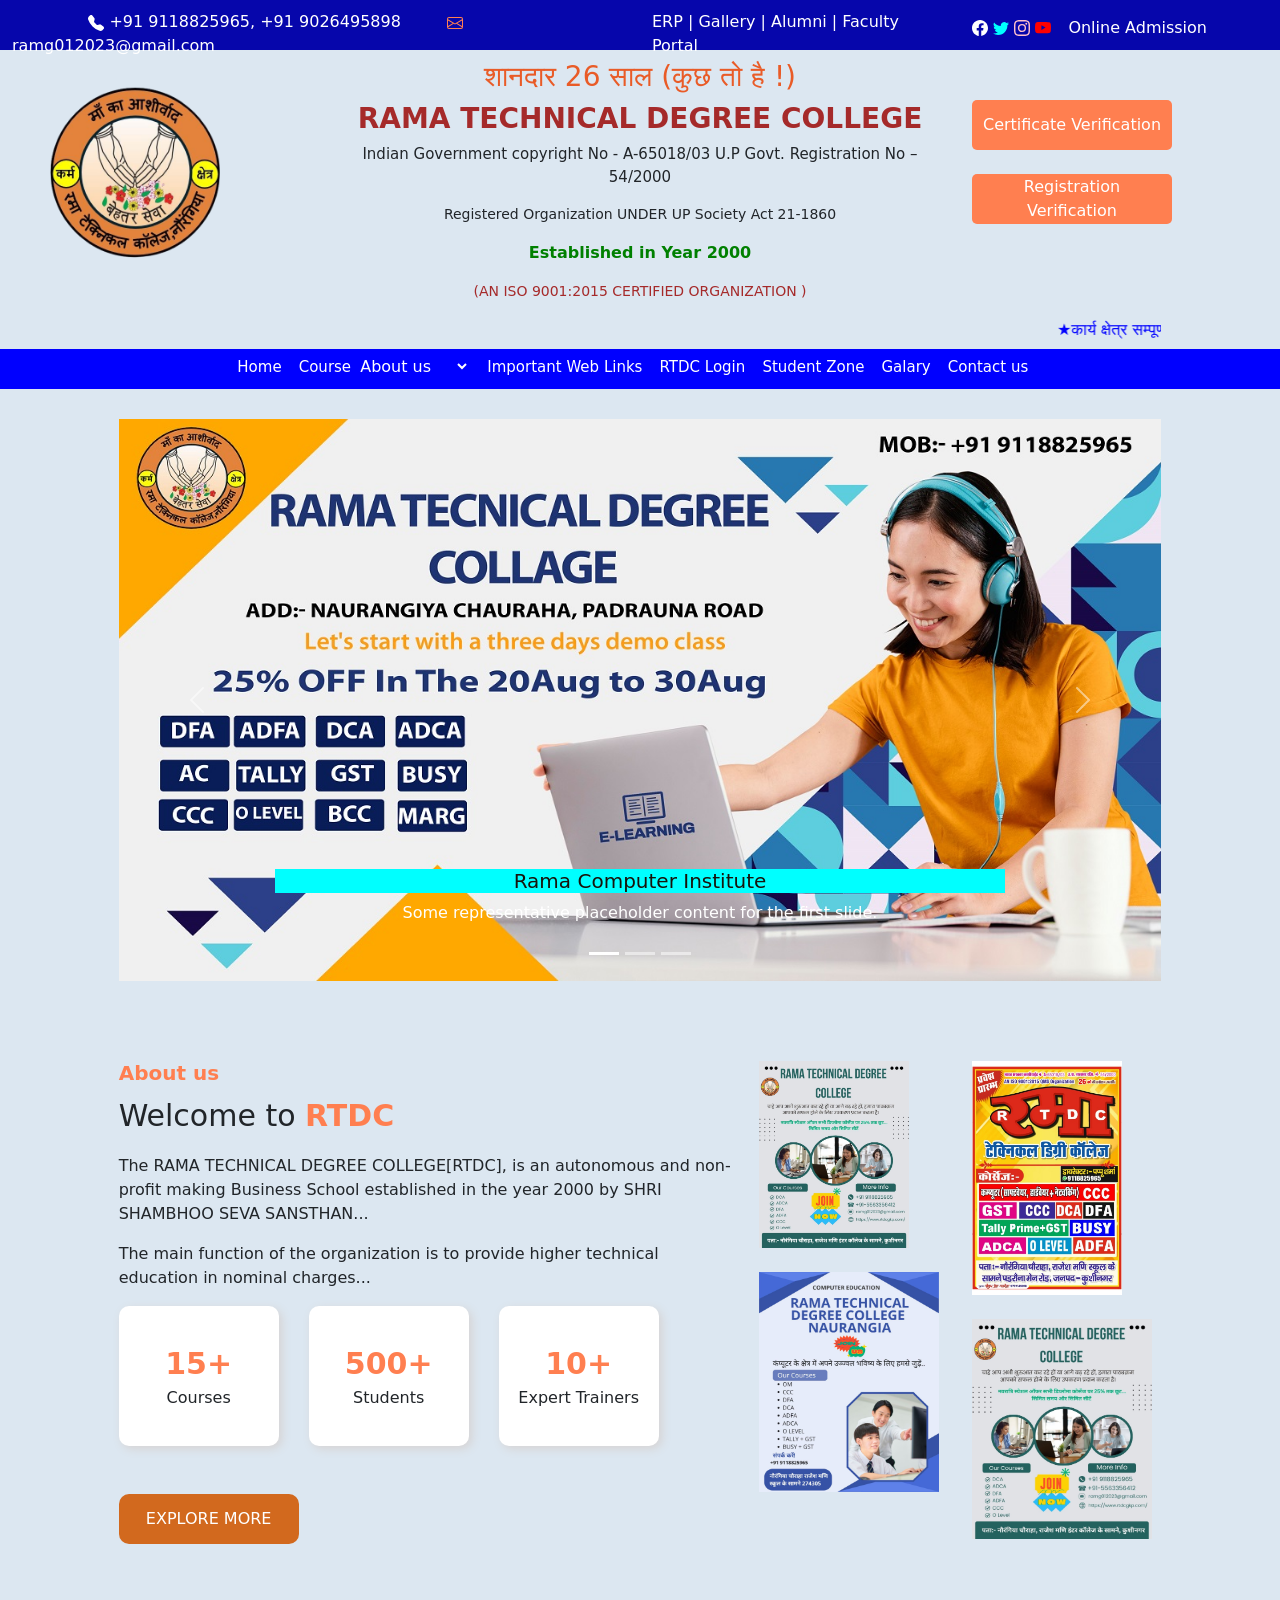
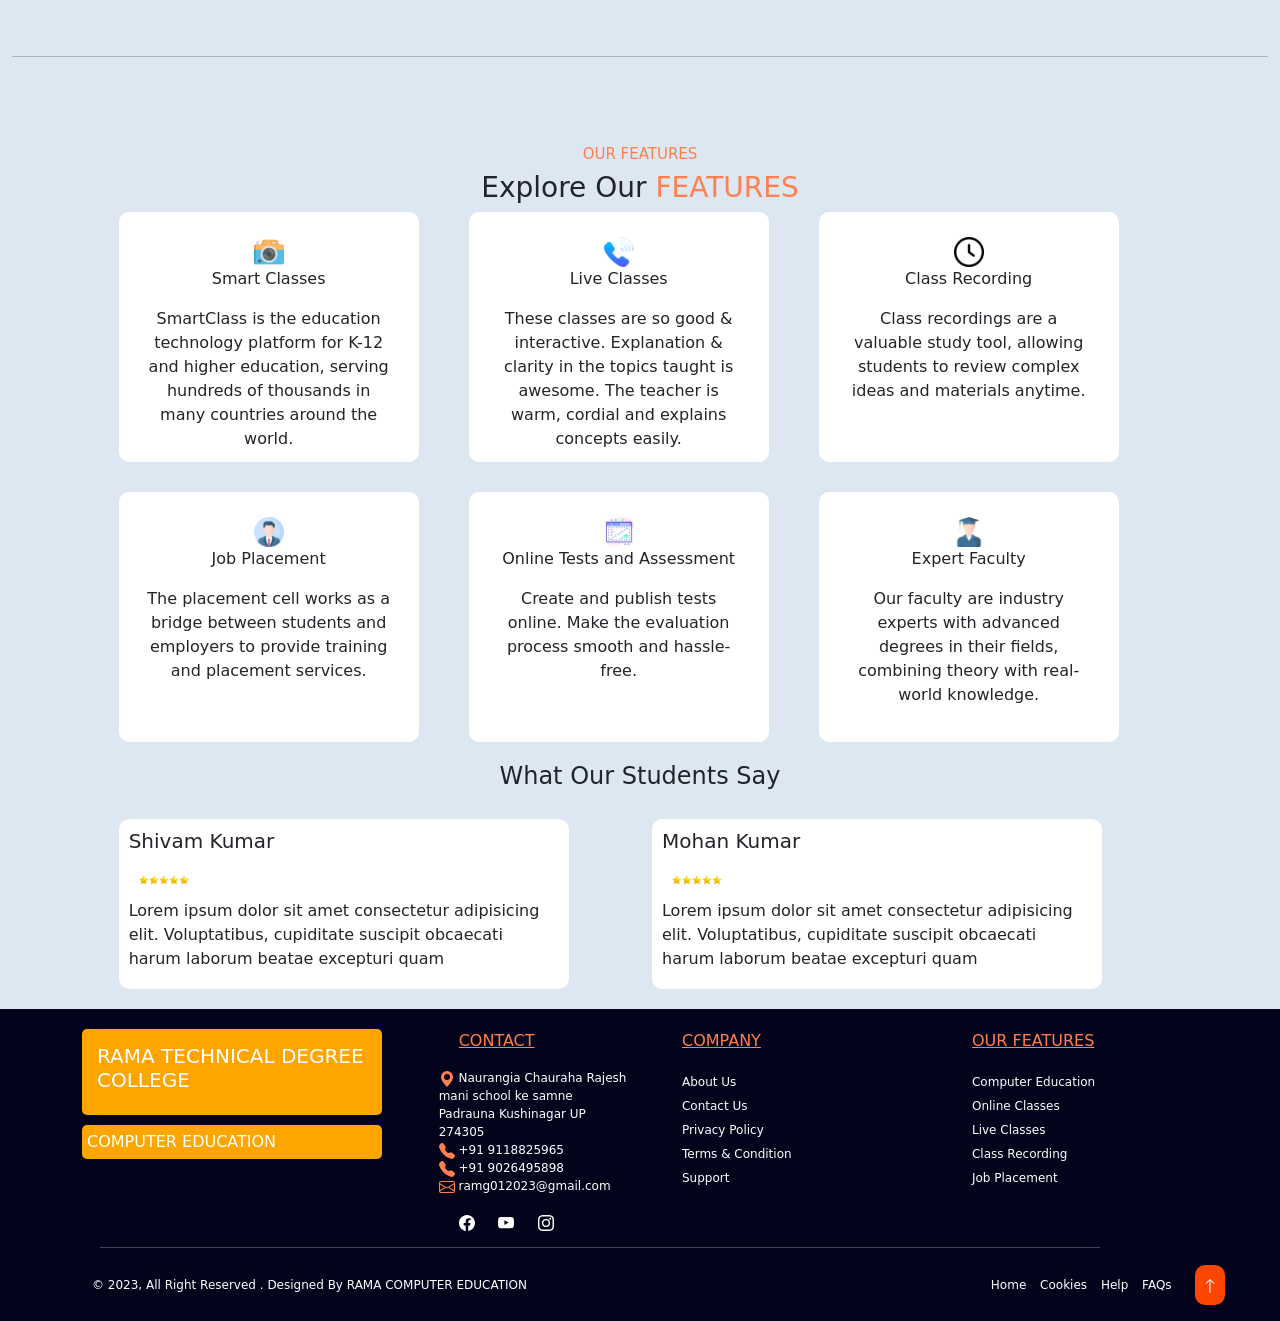
<file: index.html>
<!doctype html>
<html lang="en">
  <head>
    <!-- Required meta tags -->
    <meta charset="utf-8">
    <meta name="viewport" content="width=device-width, initial-scale=1">

    <!-- Bootstrap CSS -->
    <link href="https://cdn.jsdelivr.net/npm/bootstrap@5.0.2/dist/css/bootstrap.min.css" rel="stylesheet" integrity="sha384-EVSTQN3/azprG1Anm3QDgpJLIm9Nao0Yz1ztcQTwFspd3yD65VohhpuuCOmLASjC" crossorigin="anonymous">
    
    <title>Rama Computer</title>
    <link rel="stylesheet" href="style.css">
  </head>
  <body>
  

    <!-- Optional JavaScript; choose one of the two! -->

    <!-- Option 1: Bootstrap Bundle with Popper -->
    <script src="https://cdn.jsdelivr.net/npm/bootstrap@5.0.2/dist/js/bootstrap.bundle.min.js" integrity="sha384-MrcW6ZMFYlzcLA8Nl+NtUVF0sA7MsXsP1UyJoMp4YLEuNSfAP+JcXn/tWtIaxVXM" crossorigin="anonymous"></script>

    <!-- Option 2: Separate Popper and Bootstrap JS -->
    <!--
    <script src="https://cdn.jsdelivr.net/npm/@popperjs/core@2.9.2/dist/umd/popper.min.js" integrity="sha384-IQsoLXl5PILFhosVNubq5LC7Qb9DXgDA9i+tQ8Zj3iwWAwPtgFTxbJ8NT4GN1R8p" crossorigin="anonymous"></script>
    <script src="https://cdn.jsdelivr.net/npm/bootstrap@5.0.2/dist/js/bootstrap.min.js" integrity="sha384-cVKIPhGWiC2Al4u+LWgxfKTRIcfu0JTxR+EQDz/bgldoEyl4H0zUF0QKbrJ0EcQF" crossorigin="anonymous"></script>
    -->

<div class="container-fluid">
    <div class="row" id="firstrow">
<div class="col-6">
     &nbsp; &nbsp; &nbsp; &nbsp; &nbsp; &nbsp; &nbsp; &nbsp;<svg xmlns="http://www.w3.org/2000/svg" width="16" height="16" fill="currentColor" class="bi bi-telephone-fill" viewBox="0 0 16 16">
  <path fill-rule="evenodd" d="M1.885.511a1.745 1.745 0 0 1 2.61.163L6.29 2.98c.329.423.445.974.315 1.494l-.547 2.19a.68.68 0 0 0 .178.643l2.457 2.457a.68.68 0 0 0 .644.178l2.189-.547a1.75 1.75 0 0 1 1.494.315l2.306 1.794c.829.645.905 1.87.163 2.611l-1.034 1.034c-.74.74-1.846 1.065-2.877.702a18.6 18.6 0 0 1-7.01-4.42 18.6 18.6 0 0 1-4.42-7.009c-.362-1.03-.037-2.137.703-2.877z"/>
</svg> +91 9118825965, +91 9026495898  &nbsp; &nbsp; &nbsp; &nbsp;
 <svg xmlns="http://www.w3.org/2000/svg" style="color: coral;" width="16" height="16" fill="currentColor" class="bi bi-envelope" viewBox="0 0 16 16">
  <path d="M0 4a2 2 0 0 1 2-2h12a2 2 0 0 1 2 2v8a2 2 0 0 1-2 2H2a2 2 0 0 1-2-2zm2-1a1 1 0 0 0-1 1v.217l7 4.2 7-4.2V4a1 1 0 0 0-1-1zm13 2.383-4.708 2.825L15 11.105zm-.034 6.876-5.64-3.471L8 9.583l-1.326-.795-5.64 3.47A1 1 0 0 0 2 13h12a1 1 0 0 0 .966-.741M1 11.105l4.708-2.897L1 5.383z"/>
</svg> ramg012023@gmail.com
</div>
<div class="col-3" id="col4">
    <a href="" id="col4">ERP |</a>
    <a href="" id="col4"> Gallery  |</a>
    <a href="" id="col4">Alumni  |</a>
    <a href="" id="col4"> Faculty Portal</a>
</div>
<div class="col-3">
     <a href=""><svg xmlns="http://www.w3.org/2000/svg" style="color: white;" width="16" height="16" fill="currentColor" class="bi bi-facebook" viewBox="0 0 16 16">
  <path d="M16 8.049c0-4.446-3.582-8.05-8-8.05C3.58 0-.002 3.603-.002 8.05c0 4.017 2.926 7.347 6.75 7.951v-5.625h-2.03V8.05H6.75V6.275c0-2.017 1.195-3.131 3.022-3.131.876 0 1.791.157 1.791.157v1.98h-1.009c-.993 0-1.303.621-1.303 1.258v1.51h2.218l-.354 2.326H9.25V16c3.824-.604 6.75-3.934 6.75-7.951"/>
</svg></a> 
     <a href=""><svg xmlns="http://www.w3.org/2000/svg" style="color: aqua;" width="16" height="16" fill="currentColor" class="bi bi-twitter" viewBox="0 0 16 16">
  <path d="M5.026 15c6.038 0 9.341-5.003 9.341-9.334q.002-.211-.006-.422A6.7 6.7 0 0 0 16 3.542a6.7 6.7 0 0 1-1.889.518 3.3 3.3 0 0 0 1.447-1.817 6.5 6.5 0 0 1-2.087.793A3.286 3.286 0 0 0 7.875 6.03a9.32 9.32 0 0 1-6.767-3.429 3.29 3.29 0 0 0 1.018 4.382A3.3 3.3 0 0 1 .64 6.575v.045a3.29 3.29 0 0 0 2.632 3.218 3.2 3.2 0 0 1-.865.115 3 3 0 0 1-.614-.057 3.28 3.28 0 0 0 3.067 2.277A6.6 6.6 0 0 1 .78 13.58a6 6 0 0 1-.78-.045A9.34 9.34 0 0 0 5.026 15"/>
</svg></a> 
     <a href=""><svg xmlns="http://www.w3.org/2000/svg" style="color: pink;" width="16" height="16" fill="currentColor" class="bi bi-instagram" viewBox="0 0 16 16">
  <path d="M8 0C5.829 0 5.556.01 4.703.048 3.85.088 3.269.222 2.76.42a3.9 3.9 0 0 0-1.417.923A3.9 3.9 0 0 0 .42 2.76C.222 3.268.087 3.85.048 4.7.01 5.555 0 5.827 0 8.001c0 2.172.01 2.444.048 3.297.04.852.174 1.433.372 1.942.205.526.478.972.923 1.417.444.445.89.719 1.416.923.51.198 1.09.333 1.942.372C5.555 15.99 5.827 16 8 16s2.444-.01 3.298-.048c.851-.04 1.434-.174 1.943-.372a3.9 3.9 0 0 0 1.416-.923c.445-.445.718-.891.923-1.417.197-.509.332-1.09.372-1.942C15.99 10.445 16 10.173 16 8s-.01-2.445-.048-3.299c-.04-.851-.175-1.433-.372-1.941a3.9 3.9 0 0 0-.923-1.417A3.9 3.9 0 0 0 13.24.42c-.51-.198-1.092-.333-1.943-.372C10.443.01 10.172 0 7.998 0zm-.717 1.442h.718c2.136 0 2.389.007 3.232.046.78.035 1.204.166 1.486.275.373.145.64.319.92.599s.453.546.598.92c.11.281.24.705.275 1.485.039.843.047 1.096.047 3.231s-.008 2.389-.047 3.232c-.035.78-.166 1.203-.275 1.485a2.5 2.5 0 0 1-.599.919c-.28.28-.546.453-.92.598-.28.11-.704.24-1.485.276-.843.038-1.096.047-3.232.047s-2.39-.009-3.233-.047c-.78-.036-1.203-.166-1.485-.276a2.5 2.5 0 0 1-.92-.598 2.5 2.5 0 0 1-.6-.92c-.109-.281-.24-.705-.275-1.485-.038-.843-.046-1.096-.046-3.233s.008-2.388.046-3.231c.036-.78.166-1.204.276-1.486.145-.373.319-.64.599-.92s.546-.453.92-.598c.282-.11.705-.24 1.485-.276.738-.034 1.024-.044 2.515-.045zm4.988 1.328a.96.96 0 1 0 0 1.92.96.96 0 0 0 0-1.92m-4.27 1.122a4.109 4.109 0 1 0 0 8.217 4.109 4.109 0 0 0 0-8.217m0 1.441a2.667 2.667 0 1 1 0 5.334 2.667 2.667 0 0 1 0-5.334"/>
</svg></a> 
     <a href=""><svg xmlns="http://www.w3.org/2000/svg" style="color: red;" width="16" height="16" fill="currentColor" class="bi bi-youtube" viewBox="0 0 16 16">
  <path d="M8.051 1.999h.089c.822.003 4.987.033 6.11.335a2.01 2.01 0 0 1 1.415 1.42c.101.38.172.883.22 1.402l.01.104.022.26.008.104c.065.914.073 1.77.074 1.957v.075c-.001.194-.01 1.108-.082 2.06l-.008.105-.009.104c-.05.572-.124 1.14-.235 1.558a2.01 2.01 0 0 1-1.415 1.42c-1.16.312-5.569.334-6.18.335h-.142c-.309 0-1.587-.006-2.927-.052l-.17-.006-.087-.004-.171-.007-.171-.007c-1.11-.049-2.167-.128-2.654-.26a2.01 2.01 0 0 1-1.415-1.419c-.111-.417-.185-.986-.235-1.558L.09 9.82l-.008-.104A31 31 0 0 1 0 7.68v-.123c.002-.215.01-.958.064-1.778l.007-.103.003-.052.008-.104.022-.26.01-.104c.048-.519.119-1.023.22-1.402a2.01 2.01 0 0 1 1.415-1.42c.487-.13 1.544-.21 2.654-.26l.17-.007.172-.006.086-.003.171-.007A100 100 0 0 1 7.858 2zM6.4 5.209v4.818l4.157-2.408z"/>
</svg></a> 
<button class="btn">
    Online Admission
</button>
</div>
    </div>


<div class="row">
  <div class="col-3">
    <img src="img/RTDC_LOGO.png" alt="RTDC_LOGO" id="img">
  </div>
  <div class="col-6" align="center">
    <h3 style="color: rgb(233, 91, 39); margin-top: 10px;">शानदार 26 साल (कुछ तो है !)</h3>
    <h3 style="color: brown; font-weight: bold;">RAMA TECHNICAL DEGREE COLLEGE</h3>
    <p style="font-size: 15px;">
      Indian Government copyright No - A-65018/03 U.P Govt. Registration No – 54/2000
    </p>
    <p style="font-size: 14px;">
      Registered Organization UNDER UP Society Act 21-1860
    </p>
    <p style="color: green; font-weight: bold;">
      Established in Year 2000
    </p>
    <p style="font-size: 14px; color: brown;">
      (AN ISO 9001:2015 CERTIFIED ORGANIZATION )
    </p>

  </div>
  <div class="col-3" style="margin-top: 50px;">
    <a href="">
      <button id="bt">Certificate Verification</button>
    </a>
    <br>
    <br>
    <a href="">
      <button id="bt">Registration Verification</button>
    </a>
  </div>
</div>
<div class="row">
  <div class="col-1"></div>
  <div class="col-10" style="color: blue;">
    <marquee behavior="" direction="">
      ★कार्य क्षेत्र सम्पूर्ण भारत । ★ शाखाये खोलने हेतु ऑफिस से सम्पर्क करे । ★ शाखाओ के सभी छात्र अपना रजिस्ट्रेशन ऑनलाइन चेक करे ।
    </marquee>
  </div>
  <div class="col-1"></div>
</div>


<div class="row" id="four">
  <div class="col-2"></div>
  <div class="col-8" style="margin-top: 6px;">
<a href="About.as.html" id="as">Home</a>
<a href="Course.html" id="as">Course</a>
<select name="" id="st">
  <option value=""><a href="" id="as">About us</a></option>
  <option value="">Our Vission</option>
  <option value="">Our Mission</option>
  <option value="">Team</option>
</select>
<a href="I" id="as">Important Web Links</a>
<a href="" id="as">RTDC Login</a>
<a href="" id="as">Student Zone</a>
<a href="" id="as">Galary</a>
<a href="" id="as">Contact us</a>
  </div>
  <div class="col-2"></div>

</div>

<div class="row">
  <div class="col-1"></div>
  <div class="col-10" style="margin-top: 30px;">
<div id="carouselExampleCaptions" class="carousel slide" data-bs-ride="false">
  <div class="carousel-indicators">
    <button type="button" data-bs-target="#carouselExampleCaptions" data-bs-slide-to="0" class="active" aria-current="true" aria-label="Slide 1"></button>
    <button type="button" data-bs-target="#carouselExampleCaptions" data-bs-slide-to="1" aria-label="Slide 2"></button>
    <button type="button" data-bs-target="#carouselExampleCaptions" data-bs-slide-to="2" aria-label="Slide 3"></button>
  </div>
  <div class="carousel-inner">
    <div class="carousel-item active">
      <img src="img/1.jpg" class="d-block w-100" alt="...">
      <div class="carousel-caption d-none d-md-block">
        <h5 style="background-color: aqua; color: rgb(23, 19, 11);">Rama Computer Institute</h5>
        <p>Some representative placeholder content for the first slide.</p>
      </div>
    </div>
    <div class="carousel-item">
      <img src="img/2.jpg" class="d-block w-100" alt="...">
      <div class="carousel-caption d-none d-md-block">
        <h5 style="background-color: aqua; color: rgb(23, 19, 11);">Rama Computer Institute</h5>
        <p>Some representative placeholder content for the second slide.</p>
      </div>
    </div>
    <div class="carousel-item">
      <img src="img/3.jpg" class="d-block w-100" alt="...">
      <div class="carousel-caption d-none d-md-block">
        <h5>Third slide label</h5>
        <p>Some representative placeholder content for the third slide.</p>
      </div>
    </div>
  </div>
  <button class="carousel-control-prev" type="button" data-bs-target="#carouselExampleCaptions" data-bs-slide="prev">
    <span class="carousel-control-prev-icon" aria-hidden="true"></span>
    <span class="visually-hidden">Previous</span>
  </button>
  <button class="carousel-control-next" type="button" data-bs-target="#carouselExampleCaptions" data-bs-slide="next">
    <span class="carousel-control-next-icon" aria-hidden="true"></span>
    <span class="visually-hidden">Next</span>
  </button>
</div>
  </div>
  <div class="col-1"></div>
</div>
<div class="row" style="margin-top: 80px;">
  <div class="col-1"></div>
  <div class="col-6">
 <h5 style="color: coral; font-weight: bold;">About us</h5>
 <p style="font-size: 30px;">Welcome to <span style="color: coral; font-weight: bold;">RTDC</span></p>
 <p>
  The RAMA TECHNICAL DEGREE COLLEGE[RTDC], is an autonomous and non-profit making Business School established in the year 2000 by SHRI SHAMBHOO SEVA SANSTHAN...
 </p>
 <p>
  The main function of the organization is to provide higher technical education in nominal charges...
 </p>
 <div class="box" align="center">
  <div class="aa"><span class="sps">15+</span><br>Courses</div>
  <div class="aa"><span class="sps">500+</span><br>Students</div>
  <div class="aa"><span class="sps">10+</span><br>Expert Trainers</div>
  
 </div>
 <br>
  <br>
  
 <button class="exp">
    EXPLORE MORE
  </button>
  </div>
  <div class="col-2">
    <img src="img/POST1.jpg" alt="" class="im">
    <br>
    <br>
    <img src="img/POST 2.jpg" alt="" class="imm">
  </div>
  <div class="col-2">
    <img src="img/POST3.jpg" alt="" class="im">
    <br>
    <br>
    <img src="img/POST1.jpg" alt="" class="imm">

  </div>
  <div class="col-1"></div>
</div>
<br>
<br>
<br>
<br>
<hr>
<br>
<br>
<br>
<div class="row">
  <div class="col" align="center">
    <h5 style="font-size: 15px; color: coral;">OUR FEATURES</h5>
    <h3>Explore Our <span style="color: coral;">FEATURES</span></h3>
  </div>
</div>
<div class="row">
  <div class="col-1"></div>
  <div class="col-3">
    <div class="boxx" align="center">
      <img src="img/camera.png" width="30px" alt="">
      <p>Smart Classes</p>
      <p>SmartClass is the education technology platform for K-12 and higher education, serving hundreds of thousands in many countries around the world.</p>
    </div>
  </div>
   <div class="col-3" style="margin-left: 30px;">
    <div class="boxx" align="center">
      <img src="img/2.png" width="30px" alt="">
      <p>Live Classes</p>
      <p>These classes are so good & interactive. Explanation & clarity in the topics taught is awesome. The teacher is warm, cordial and explains concepts easily.</p>
    </div>
   
  </div>
   <div class="col-3" style="margin-left: 30px;">
    <div class="boxx" align="center">
      <img src="img/3.png" width="30px" alt="">
      <p>Class Recording</p>
      <p>Class recordings are a valuable study tool, allowing students to review complex ideas and materials anytime.</p>
    </div>
  </div>
  <div class="col-1"></div>
</div>
<div class="row" style="margin-top: 30px;">
  <div class="col-1"></div>
  <div class="col-3">
    <div class="boxx" align="center">
      <img src="img/4.png" width="30px" alt="">
      <p>Job Placement</p>
      <p>The placement cell works as a bridge between students and employers to provide training and placement services.</p>
    </div>
  </div>
   <div class="col-3" style="margin-left: 30px;">
    <div class="boxx" align="center">
      <img src="img/5.png" width="30px" alt="">
      <p>Online Tests and Assessment</p>
      <p>Create and publish tests online. Make the evaluation process smooth and hassle-free.</p>
    </div>
   
  </div>
   <div class="col-3" style="margin-left: 30px;">
    <div class="boxx" align="center">
      <img src="img/6.png" width="30px" alt="">
      <p>Expert Faculty</p>
      <p>Our faculty are industry experts with advanced degrees in their fields, combining theory with real-world knowledge.</p>
    </div>
  </div>
  <div class="col-1"></div>
</div>



<div class="row" style="margin-top: 20px; margin-bottom: 20px;">
  <div class="col" align="center">
    <h4>What Our Students Say</h4>
  </div>
</div>

<div class="row">
  <div class="col-1"></div>
  <div class="col-5">
<div class="sts">
  <h5>Shivam Kumar</h5>
  <img src="img/download.jfif" width="70px" alt="">
  <p>
    Lorem ipsum dolor sit amet consectetur adipisicing elit. Voluptatibus, cupiditate suscipit obcaecati harum laborum beatae excepturi quam 
  </p>
</div>
  </div>
  <div class="col-5">
<div class="sts">
  <h5>Mohan Kumar</h5>
  <img src="img/download.jfif" width="70px" alt="">
  <p>
    Lorem ipsum dolor sit amet consectetur adipisicing elit. Voluptatibus, cupiditate suscipit obcaecati harum laborum beatae excepturi quam 
  </p>
</div>
  </div>
  <div class="col-1"></div>
</div>

<!--Footer-->
<footer>
  <div class="row" style="background-color: rgb(3, 3, 27);">
    <div class="col-4">
      <div class="h3">
        <h3 style="font-size: 20px;">RAMA TECHNICAL DEGREE COLLEGE</h3>
      </div>
      <div class="ed" style="margin-top: -10px;">
        COMPUTER EDUCATION
      </div>
    </div>
    <div class="col-2">
      <p style="color: coral; margin-top: 20px; margin-left: 20px; text-decoration: underline;">
        CONTACT
      </p>
      <p style="font-size: 12px; color: white;">
        <svg xmlns="http://www.w3.org/2000/svg" style="color: coral;" width="16" height="16" fill="currentColor" class="bi bi-geo-alt-fill" viewBox="0 0 16 16">
  <path d="M8 16s6-5.686 6-10A6 6 0 0 0 2 6c0 4.314 6 10 6 10m0-7a3 3 0 1 1 0-6 3 3 0 0 1 0 6"/>
</svg>
        Naurangia Chauraha Rajesh mani school ke samne
      
     <br>
        Padrauna Kushinagar UP 274305
        <br>
        <svg xmlns="http://www.w3.org/2000/svg" width="16" style="color: coral;" height="16" fill="currentColor" class="bi bi-telephone-fill" viewBox="0 0 16 16">
  <path fill-rule="evenodd" d="M1.885.511a1.745 1.745 0 0 1 2.61.163L6.29 2.98c.329.423.445.974.315 1.494l-.547 2.19a.68.68 0 0 0 .178.643l2.457 2.457a.68.68 0 0 0 .644.178l2.189-.547a1.75 1.75 0 0 1 1.494.315l2.306 1.794c.829.645.905 1.87.163 2.611l-1.034 1.034c-.74.74-1.846 1.065-2.877.702a18.6 18.6 0 0 1-7.01-4.42 18.6 18.6 0 0 1-4.42-7.009c-.362-1.03-.037-2.137.703-2.877z"/>
</svg>
        +91 9118825965
        <br>
        <svg xmlns="http://www.w3.org/2000/svg" width="16" style="color: coral;"  height="16" fill="currentColor" class="bi bi-telephone-fill" viewBox="0 0 16 16">
  <path fill-rule="evenodd" d="M1.885.511a1.745 1.745 0 0 1 2.61.163L6.29 2.98c.329.423.445.974.315 1.494l-.547 2.19a.68.68 0 0 0 .178.643l2.457 2.457a.68.68 0 0 0 .644.178l2.189-.547a1.75 1.75 0 0 1 1.494.315l2.306 1.794c.829.645.905 1.87.163 2.611l-1.034 1.034c-.74.74-1.846 1.065-2.877.702a18.6 18.6 0 0 1-7.01-4.42 18.6 18.6 0 0 1-4.42-7.009c-.362-1.03-.037-2.137.703-2.877z"/>
</svg>
        +91 9026495898
        <br>
        <svg xmlns="http://www.w3.org/2000/svg" width="16" style="color: coral;" height="16" fill="currentColor" class="bi bi-envelope" viewBox="0 0 16 16">
  <path d="M0 4a2 2 0 0 1 2-2h12a2 2 0 0 1 2 2v8a2 2 0 0 1-2 2H2a2 2 0 0 1-2-2zm2-1a1 1 0 0 0-1 1v.217l7 4.2 7-4.2V4a1 1 0 0 0-1-1zm13 2.383-4.708 2.825L15 11.105zm-.034 6.876-5.64-3.471L8 9.583l-1.326-.795-5.64 3.47A1 1 0 0 0 2 13h12a1 1 0 0 0 .966-.741M1 11.105l4.708-2.897L1 5.383z"/>
</svg>
        ramg012023@gmail.com
     <br>
      <a href=""><svg xmlns="http://www.w3.org/2000/svg" width="16" height="16" fill="currentColor" id="ic" class="bi bi-facebook" viewBox="0 0 16 16">
  <path d="M16 8.049c0-4.446-3.582-8.05-8-8.05C3.58 0-.002 3.603-.002 8.05c0 4.017 2.926 7.347 6.75 7.951v-5.625h-2.03V8.05H6.75V6.275c0-2.017 1.195-3.131 3.022-3.131.876 0 1.791.157 1.791.157v1.98h-1.009c-.993 0-1.303.621-1.303 1.258v1.51h2.218l-.354 2.326H9.25V16c3.824-.604 6.75-3.934 6.75-7.951"/>
</svg></a>
      <a href=""><svg xmlns="http://www.w3.org/2000/svg" width="16" id="ic" height="16" fill="currentColor" class="bi bi-youtube" viewBox="0 0 16 16">
  <path d="M8.051 1.999h.089c.822.003 4.987.033 6.11.335a2.01 2.01 0 0 1 1.415 1.42c.101.38.172.883.22 1.402l.01.104.022.26.008.104c.065.914.073 1.77.074 1.957v.075c-.001.194-.01 1.108-.082 2.06l-.008.105-.009.104c-.05.572-.124 1.14-.235 1.558a2.01 2.01 0 0 1-1.415 1.42c-1.16.312-5.569.334-6.18.335h-.142c-.309 0-1.587-.006-2.927-.052l-.17-.006-.087-.004-.171-.007-.171-.007c-1.11-.049-2.167-.128-2.654-.26a2.01 2.01 0 0 1-1.415-1.419c-.111-.417-.185-.986-.235-1.558L.09 9.82l-.008-.104A31 31 0 0 1 0 7.68v-.123c.002-.215.01-.958.064-1.778l.007-.103.003-.052.008-.104.022-.26.01-.104c.048-.519.119-1.023.22-1.402a2.01 2.01 0 0 1 1.415-1.42c.487-.13 1.544-.21 2.654-.26l.17-.007.172-.006.086-.003.171-.007A100 100 0 0 1 7.858 2zM6.4 5.209v4.818l4.157-2.408z"/>
</svg></a>
      <a href=""><svg xmlns="http://www.w3.org/2000/svg" id="ic" width="16" height="16" fill="currentColor" class="bi bi-instagram" viewBox="0 0 16 16">
  <path d="M8 0C5.829 0 5.556.01 4.703.048 3.85.088 3.269.222 2.76.42a3.9 3.9 0 0 0-1.417.923A3.9 3.9 0 0 0 .42 2.76C.222 3.268.087 3.85.048 4.7.01 5.555 0 5.827 0 8.001c0 2.172.01 2.444.048 3.297.04.852.174 1.433.372 1.942.205.526.478.972.923 1.417.444.445.89.719 1.416.923.51.198 1.09.333 1.942.372C5.555 15.99 5.827 16 8 16s2.444-.01 3.298-.048c.851-.04 1.434-.174 1.943-.372a3.9 3.9 0 0 0 1.416-.923c.445-.445.718-.891.923-1.417.197-.509.332-1.09.372-1.942C15.99 10.445 16 10.173 16 8s-.01-2.445-.048-3.299c-.04-.851-.175-1.433-.372-1.941a3.9 3.9 0 0 0-.923-1.417A3.9 3.9 0 0 0 13.24.42c-.51-.198-1.092-.333-1.943-.372C10.443.01 10.172 0 7.998 0zm-.717 1.442h.718c2.136 0 2.389.007 3.232.046.78.035 1.204.166 1.486.275.373.145.64.319.92.599s.453.546.598.92c.11.281.24.705.275 1.485.039.843.047 1.096.047 3.231s-.008 2.389-.047 3.232c-.035.78-.166 1.203-.275 1.485a2.5 2.5 0 0 1-.599.919c-.28.28-.546.453-.92.598-.28.11-.704.24-1.485.276-.843.038-1.096.047-3.232.047s-2.39-.009-3.233-.047c-.78-.036-1.203-.166-1.485-.276a2.5 2.5 0 0 1-.92-.598 2.5 2.5 0 0 1-.6-.92c-.109-.281-.24-.705-.275-1.485-.038-.843-.046-1.096-.046-3.233s.008-2.388.046-3.231c.036-.78.166-1.204.276-1.486.145-.373.319-.64.599-.92s.546-.453.92-.598c.282-.11.705-.24 1.485-.276.738-.034 1.024-.044 2.515-.045zm4.988 1.328a.96.96 0 1 0 0 1.92.96.96 0 0 0 0-1.92m-4.27 1.122a4.109 4.109 0 1 0 0 8.217 4.109 4.109 0 0 0 0-8.217m0 1.441a2.667 2.667 0 1 1 0 5.334 2.667 2.667 0 0 1 0-5.334"/>
</svg></a>
       </p>
    </div>
    <div class="col-3" style="margin-top: 20px;margin-left: 30px;">
      <p style="color: coral; text-decoration: underline;">
        COMPANY
      </p>
      <p >
        <a href="" class="com">About Us</a> <br>
        <a href="" class="com">Contact Us</a> <br>
        <a href="" class="com">Privacy Policy</a> <br>
        <a href="" class="com">Terms & Condition</a> <br>
        <a href="" class="com">Support</a>
      </p>
    </div>
     <div class="col-3" style="margin-top: 20px;margin-left: -30px;">
      <p style="color: coral; text-decoration: underline;">
        OUR FEATURES
      </p>
      <p >
        <a href="" class="com">Computer Education</a> <br>
        <a href="" class="com">Online Classes</a> <br>
        <a href="" class="com">Live Classes</a> <br>
        <a href="" class="com">Class Recording</a> <br>
        <a href="" class="com">Job Placement</a>
      </p> 
    </div>
     <br>
      <br>
      <hr style="color: white; height: 2px; width:1000px; margin-left: 100px;">
      <p style="color: white; font-size: 12px; margin-left: 80px;">© 2023, All Right Reserved . Designed By RAMA COMPUTER EDUCATION
      <span style="margin-left: 450px;">
        <a href="" class="ck">Home </a>
        <a href=""class="ck">Cookies</a>
        <a href=""class="ck">Help</a>
        <a href=""class="ck">FAQs</a>
        <a href="">
          <button class="arrow">
            <svg xmlns="http://www.w3.org/2000/svg" width="16" height="16" fill="currentColor" class="bi bi-arrow-up" viewBox="0 0 16 16">
  <path fill-rule="evenodd" d="M8 15a.5.5 0 0 0 .5-.5V2.707l3.146 3.147a.5.5 0 0 0 .708-.708l-4-4a.5.5 0 0 0-.708 0l-4 4a.5.5 0 1 0 .708.708L7.5 2.707V14.5a.5.5 0 0 0 .5.5"/>
</svg>
          </button>   
        </a>
      </span>
      </p>

  </div>
</footer>



</div>




  </body>
</html>
</file>
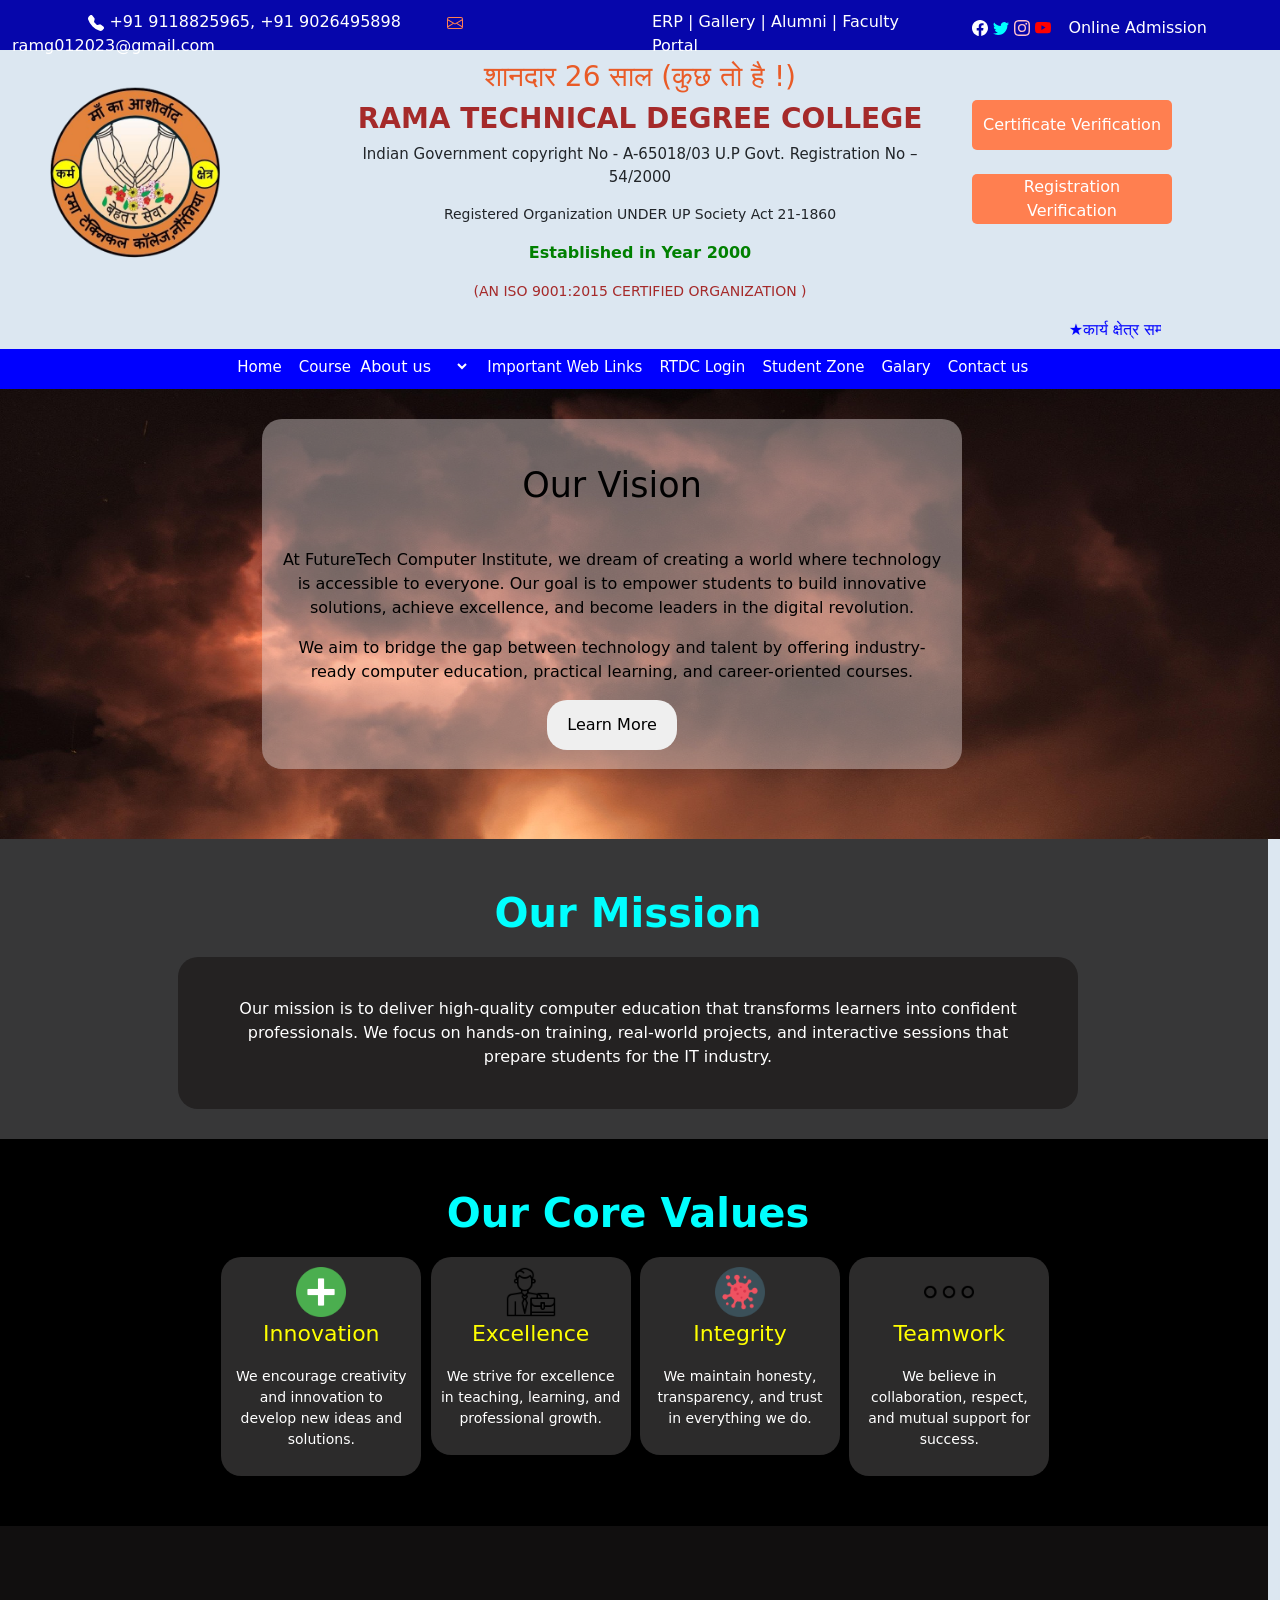
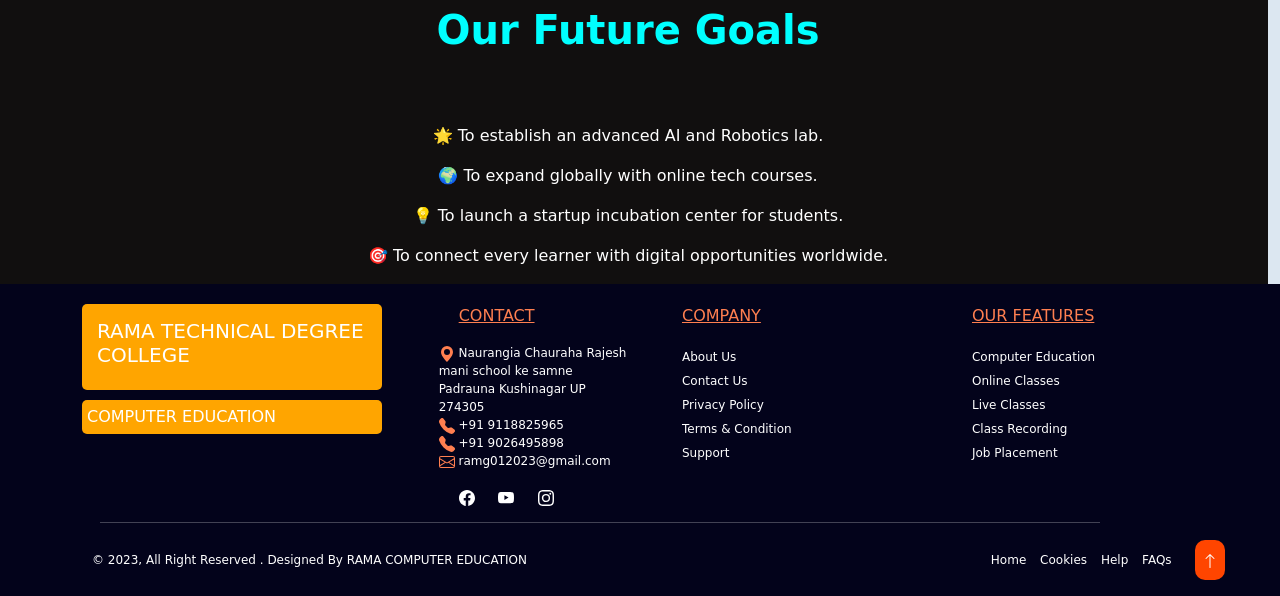
<file: About.as.html>
<!doctype html>
<html lang="en">
  <head>
    <!-- Required meta tags -->
    <meta charset="utf-8">
    <meta name="viewport" content="width=device-width, initial-scale=1">

    <!-- Bootstrap CSS -->
    <link href="https://cdn.jsdelivr.net/npm/bootstrap@5.0.2/dist/css/bootstrap.min.css" rel="stylesheet" integrity="sha384-EVSTQN3/azprG1Anm3QDgpJLIm9Nao0Yz1ztcQTwFspd3yD65VohhpuuCOmLASjC" crossorigin="anonymous">
    
    <title>Rama Computer</title>
    <link rel="stylesheet" href="style.css">
  </head>
  <body>
  

    <!-- Optional JavaScript; choose one of the two! -->

    <!-- Option 1: Bootstrap Bundle with Popper -->
    <script src="https://cdn.jsdelivr.net/npm/bootstrap@5.0.2/dist/js/bootstrap.bundle.min.js" integrity="sha384-MrcW6ZMFYlzcLA8Nl+NtUVF0sA7MsXsP1UyJoMp4YLEuNSfAP+JcXn/tWtIaxVXM" crossorigin="anonymous"></script>

    <!-- Option 2: Separate Popper and Bootstrap JS -->
    <!--
    <script src="https://cdn.jsdelivr.net/npm/@popperjs/core@2.9.2/dist/umd/popper.min.js" integrity="sha384-IQsoLXl5PILFhosVNubq5LC7Qb9DXgDA9i+tQ8Zj3iwWAwPtgFTxbJ8NT4GN1R8p" crossorigin="anonymous"></script>
    <script src="https://cdn.jsdelivr.net/npm/bootstrap@5.0.2/dist/js/bootstrap.min.js" integrity="sha384-cVKIPhGWiC2Al4u+LWgxfKTRIcfu0JTxR+EQDz/bgldoEyl4H0zUF0QKbrJ0EcQF" crossorigin="anonymous"></script>
    -->

<div class="container-fluid">
    <div class="row" id="firstrow">
<div class="col-6">
     &nbsp; &nbsp; &nbsp; &nbsp; &nbsp; &nbsp; &nbsp; &nbsp;<svg xmlns="http://www.w3.org/2000/svg" width="16" height="16" fill="currentColor" class="bi bi-telephone-fill" viewBox="0 0 16 16">
  <path fill-rule="evenodd" d="M1.885.511a1.745 1.745 0 0 1 2.61.163L6.29 2.98c.329.423.445.974.315 1.494l-.547 2.19a.68.68 0 0 0 .178.643l2.457 2.457a.68.68 0 0 0 .644.178l2.189-.547a1.75 1.75 0 0 1 1.494.315l2.306 1.794c.829.645.905 1.87.163 2.611l-1.034 1.034c-.74.74-1.846 1.065-2.877.702a18.6 18.6 0 0 1-7.01-4.42 18.6 18.6 0 0 1-4.42-7.009c-.362-1.03-.037-2.137.703-2.877z"/>
</svg> +91 9118825965, +91 9026495898  &nbsp; &nbsp; &nbsp; &nbsp;
 <svg xmlns="http://www.w3.org/2000/svg" style="color: coral;" width="16" height="16" fill="currentColor" class="bi bi-envelope" viewBox="0 0 16 16">
  <path d="M0 4a2 2 0 0 1 2-2h12a2 2 0 0 1 2 2v8a2 2 0 0 1-2 2H2a2 2 0 0 1-2-2zm2-1a1 1 0 0 0-1 1v.217l7 4.2 7-4.2V4a1 1 0 0 0-1-1zm13 2.383-4.708 2.825L15 11.105zm-.034 6.876-5.64-3.471L8 9.583l-1.326-.795-5.64 3.47A1 1 0 0 0 2 13h12a1 1 0 0 0 .966-.741M1 11.105l4.708-2.897L1 5.383z"/>
</svg> ramg012023@gmail.com
</div>
<div class="col-3" id="col4">
    <a href="" id="col4">ERP |</a>
    <a href="" id="col4"> Gallery  |</a>
    <a href="" id="col4">Alumni  |</a>
    <a href="" id="col4"> Faculty Portal</a>
</div>
<div class="col-3">
     <a href=""><svg xmlns="http://www.w3.org/2000/svg" style="color: white;" width="16" height="16" fill="currentColor" class="bi bi-facebook" viewBox="0 0 16 16">
  <path d="M16 8.049c0-4.446-3.582-8.05-8-8.05C3.58 0-.002 3.603-.002 8.05c0 4.017 2.926 7.347 6.75 7.951v-5.625h-2.03V8.05H6.75V6.275c0-2.017 1.195-3.131 3.022-3.131.876 0 1.791.157 1.791.157v1.98h-1.009c-.993 0-1.303.621-1.303 1.258v1.51h2.218l-.354 2.326H9.25V16c3.824-.604 6.75-3.934 6.75-7.951"/>
</svg></a> 
     <a href=""><svg xmlns="http://www.w3.org/2000/svg" style="color: aqua;" width="16" height="16" fill="currentColor" class="bi bi-twitter" viewBox="0 0 16 16">
  <path d="M5.026 15c6.038 0 9.341-5.003 9.341-9.334q.002-.211-.006-.422A6.7 6.7 0 0 0 16 3.542a6.7 6.7 0 0 1-1.889.518 3.3 3.3 0 0 0 1.447-1.817 6.5 6.5 0 0 1-2.087.793A3.286 3.286 0 0 0 7.875 6.03a9.32 9.32 0 0 1-6.767-3.429 3.29 3.29 0 0 0 1.018 4.382A3.3 3.3 0 0 1 .64 6.575v.045a3.29 3.29 0 0 0 2.632 3.218 3.2 3.2 0 0 1-.865.115 3 3 0 0 1-.614-.057 3.28 3.28 0 0 0 3.067 2.277A6.6 6.6 0 0 1 .78 13.58a6 6 0 0 1-.78-.045A9.34 9.34 0 0 0 5.026 15"/>
</svg></a> 
     <a href=""><svg xmlns="http://www.w3.org/2000/svg" style="color: pink;" width="16" height="16" fill="currentColor" class="bi bi-instagram" viewBox="0 0 16 16">
  <path d="M8 0C5.829 0 5.556.01 4.703.048 3.85.088 3.269.222 2.76.42a3.9 3.9 0 0 0-1.417.923A3.9 3.9 0 0 0 .42 2.76C.222 3.268.087 3.85.048 4.7.01 5.555 0 5.827 0 8.001c0 2.172.01 2.444.048 3.297.04.852.174 1.433.372 1.942.205.526.478.972.923 1.417.444.445.89.719 1.416.923.51.198 1.09.333 1.942.372C5.555 15.99 5.827 16 8 16s2.444-.01 3.298-.048c.851-.04 1.434-.174 1.943-.372a3.9 3.9 0 0 0 1.416-.923c.445-.445.718-.891.923-1.417.197-.509.332-1.09.372-1.942C15.99 10.445 16 10.173 16 8s-.01-2.445-.048-3.299c-.04-.851-.175-1.433-.372-1.941a3.9 3.9 0 0 0-.923-1.417A3.9 3.9 0 0 0 13.24.42c-.51-.198-1.092-.333-1.943-.372C10.443.01 10.172 0 7.998 0zm-.717 1.442h.718c2.136 0 2.389.007 3.232.046.78.035 1.204.166 1.486.275.373.145.64.319.92.599s.453.546.598.92c.11.281.24.705.275 1.485.039.843.047 1.096.047 3.231s-.008 2.389-.047 3.232c-.035.78-.166 1.203-.275 1.485a2.5 2.5 0 0 1-.599.919c-.28.28-.546.453-.92.598-.28.11-.704.24-1.485.276-.843.038-1.096.047-3.232.047s-2.39-.009-3.233-.047c-.78-.036-1.203-.166-1.485-.276a2.5 2.5 0 0 1-.92-.598 2.5 2.5 0 0 1-.6-.92c-.109-.281-.24-.705-.275-1.485-.038-.843-.046-1.096-.046-3.233s.008-2.388.046-3.231c.036-.78.166-1.204.276-1.486.145-.373.319-.64.599-.92s.546-.453.92-.598c.282-.11.705-.24 1.485-.276.738-.034 1.024-.044 2.515-.045zm4.988 1.328a.96.96 0 1 0 0 1.92.96.96 0 0 0 0-1.92m-4.27 1.122a4.109 4.109 0 1 0 0 8.217 4.109 4.109 0 0 0 0-8.217m0 1.441a2.667 2.667 0 1 1 0 5.334 2.667 2.667 0 0 1 0-5.334"/>
</svg></a> 
     <a href=""><svg xmlns="http://www.w3.org/2000/svg" style="color: red;" width="16" height="16" fill="currentColor" class="bi bi-youtube" viewBox="0 0 16 16">
  <path d="M8.051 1.999h.089c.822.003 4.987.033 6.11.335a2.01 2.01 0 0 1 1.415 1.42c.101.38.172.883.22 1.402l.01.104.022.26.008.104c.065.914.073 1.77.074 1.957v.075c-.001.194-.01 1.108-.082 2.06l-.008.105-.009.104c-.05.572-.124 1.14-.235 1.558a2.01 2.01 0 0 1-1.415 1.42c-1.16.312-5.569.334-6.18.335h-.142c-.309 0-1.587-.006-2.927-.052l-.17-.006-.087-.004-.171-.007-.171-.007c-1.11-.049-2.167-.128-2.654-.26a2.01 2.01 0 0 1-1.415-1.419c-.111-.417-.185-.986-.235-1.558L.09 9.82l-.008-.104A31 31 0 0 1 0 7.68v-.123c.002-.215.01-.958.064-1.778l.007-.103.003-.052.008-.104.022-.26.01-.104c.048-.519.119-1.023.22-1.402a2.01 2.01 0 0 1 1.415-1.42c.487-.13 1.544-.21 2.654-.26l.17-.007.172-.006.086-.003.171-.007A100 100 0 0 1 7.858 2zM6.4 5.209v4.818l4.157-2.408z"/>
</svg></a> 
<button class="btn" style="background: linear-gradient(45deg aqua green);">
    Online Admission
</button>
</div>
    </div>


<div class="row">
  <div class="col-3">
    <img src="img/RTDC_LOGO.png" alt="RTDC_LOGO" id="img">
  </div>
  <div class="col-6" align="center">
    <h3 style="color: rgb(233, 91, 39); margin-top: 10px;">शानदार 26 साल (कुछ तो है !)</h3>
    <h3 style="color: brown; font-weight: bold;">RAMA TECHNICAL DEGREE COLLEGE</h3>
    <p style="font-size: 15px;">
      Indian Government copyright No - A-65018/03 U.P Govt. Registration No – 54/2000
    </p>
    <p style="font-size: 14px;">
      Registered Organization UNDER UP Society Act 21-1860
    </p>
    <p style="color: green; font-weight: bold;">
      Established in Year 2000
    </p>
    <p style="font-size: 14px; color: brown;">
      (AN ISO 9001:2015 CERTIFIED ORGANIZATION )
    </p>

  </div>
  <div class="col-3" style="margin-top: 50px;">
    <a href="">
      <button id="bt">Certificate Verification</button>
    </a>
    <br>
    <br>
    <a href="">
      <button id="bt">Registration Verification</button>
    </a>
  </div>
</div>
<div class="row">
  <div class="col-1"></div>
  <div class="col-10" style="color: blue;">
    <marquee behavior="" direction="">
      ★कार्य क्षेत्र सम्पूर्ण भारत । ★ शाखाये खोलने हेतु ऑफिस से सम्पर्क करे । ★ शाखाओ के सभी छात्र अपना रजिस्ट्रेशन ऑनलाइन चेक करे ।
    </marquee>
  </div>
  <div class="col-1"></div>
</div>


<div class="row" id="four">
  <div class="col-2"></div>
  <div class="col-8" style="margin-top: 6px;">
<a href="index.html" id="as">Home</a>
<a href="Course.html" id="as">Course</a>
<select name="" id="st">
  <option value=""><a href="" id="as">About us</a></option>
  <option value="">Our Vission</option>
  <option value="">Our Mission</option>
  <option value="">Team</option>
</select>
<a href="" id="as">Important Web Links</a>
<a href="" id="as">RTDC Login</a>
<a href="" id="as">Student Zone</a>
<a href="" id="as">Galary</a>
<a href="" id="as">Contact us</a>
  </div>
  <div class="col-2"></div>

</div>
<!....About.as....!>
<div class="row">
  <div class="col" style="background-image:url(img/bak.png); height: 450px; text-align: center;">
   <div class="vision"> 
    <p style="padding: 20px;font-size: 35px; color: black (118, 7, 122);">
      Our Vision
    </p>
    <p>
      At FutureTech Computer Institute, we dream of creating a world where technology is accessible to everyone. Our goal is to empower students to build innovative solutions, achieve excellence, and become leaders in the digital revolution.
    </p>
    <p>
      We aim to bridge the gap between technology and talent by offering industry-ready computer education, practical learning, and career-oriented courses.
    </p>
    <button class="learn">
      Learn More
    </button>
   
   
   </div>
  </div>
  <div class="row" style="background-color: rgba(44, 44, 44, 0.938);">
    <div class="col" align="center">
      <h1 style="font-weight: bold; color: aqua;margin-top: 50px; margin-bottom: 20px;">
        Our Mission
      </h1>
      <div class="mission">
        Our mission is to deliver high-quality computer education that transforms learners into confident professionals. We focus on hands-on training, real-world projects, and interactive sessions that prepare students for the IT industry.
      </div>

    </div>
  </div>
  <div class="row" style="background-color: black;">
    <div class="col" align="center">
      <h1  style="font-weight: bold; color: aqua;margin-top: 50px; margin-bottom: 20px;" >
        Our Core Values
      </h1>
    </div>
 
</div>
<div class="row" style="background-color: black;">
  <div class="col-2"></div>
  <div class="col-2" align="center">
    <div class="in">
      <img src="img/puls.png" width="50px" alt="">
      <p style="color: yellow;font-size: 22px;">Innovation</p>
      <p>We encourage creativity and innovation to develop new ideas and solutions.</p>
    </div>
  </div>
  <div class="col-2"align="center">
    <div class="in">
      <img src="img/bage.png" width="50px" alt="">
      <p style="color: yellow;font-size: 22px;">Excellence</p>
      <p>We strive for excellence in teaching, learning, and professional growth.</p>
    </div>
  </div>
  <div class="col-2"align="center">
    <div class="in">
      <img src="img/coron.png" width="50px" alt="">
      <p style="color: yellow;font-size: 22px;">Integrity</p>
      <p>We maintain honesty, transparency, and trust in everything we do.</p>
    </div>
  </div>
  <div class="col-2"align="center">
   <div class="in">
      <img src="img/three ....png" width="50px" alt="">
      <p style="color: yellow;font-size: 22px;">Teamwork</p>
      <p>We believe in collaboration, respect, and mutual support for success.</p>
    </div>
  </div>
  <div class="col-2"></div>
</div>
<div class="row" style="background-color: rgb(17, 15, 15);">
  <div class="col" align="center">
    <h1 style="font-weight: bold; color: aqua;margin-top: 80px;margin-bottom: 70px;">Our Future Goals</h1>
    <p style="color: white;">🌟 To establish an advanced AI and Robotics lab.</p>
    <p style="color: white;">🌍 To expand globally with online tech courses.</p>
    <p style="color: white;">💡 To launch a startup incubation center for students.</p>
    <p style="color: white;">🎯 To connect every learner with digital opportunities worldwide.</p>
  </div>

</div>
      
    
    



  




<!--Footer-->
<footer>
  <div class="row" style="background-color: rgb(3, 3, 27);">
    <div class="col-4">
      <div class="h3">
        <h3 style="font-size: 20px;">RAMA TECHNICAL DEGREE COLLEGE</h3>
      </div>
      <div class="ed" style="margin-top: -10px;">
        COMPUTER EDUCATION
      </div>
    </div>
    <div class="col-2">
      <p style="color: coral; margin-top: 20px; margin-left: 20px; text-decoration: underline;">
        CONTACT
      </p>
      <p style="font-size: 12px; color: white;">
        <svg xmlns="http://www.w3.org/2000/svg" style="color: coral;" width="16" height="16" fill="currentColor" class="bi bi-geo-alt-fill" viewBox="0 0 16 16">
  <path d="M8 16s6-5.686 6-10A6 6 0 0 0 2 6c0 4.314 6 10 6 10m0-7a3 3 0 1 1 0-6 3 3 0 0 1 0 6"/>
</svg>
        Naurangia Chauraha Rajesh mani school ke samne
      
     <br>
        Padrauna Kushinagar UP 274305
        <br>
        <svg xmlns="http://www.w3.org/2000/svg" width="16" style="color: coral;" height="16" fill="currentColor" class="bi bi-telephone-fill" viewBox="0 0 16 16">
  <path fill-rule="evenodd" d="M1.885.511a1.745 1.745 0 0 1 2.61.163L6.29 2.98c.329.423.445.974.315 1.494l-.547 2.19a.68.68 0 0 0 .178.643l2.457 2.457a.68.68 0 0 0 .644.178l2.189-.547a1.75 1.75 0 0 1 1.494.315l2.306 1.794c.829.645.905 1.87.163 2.611l-1.034 1.034c-.74.74-1.846 1.065-2.877.702a18.6 18.6 0 0 1-7.01-4.42 18.6 18.6 0 0 1-4.42-7.009c-.362-1.03-.037-2.137.703-2.877z"/>
</svg>
        +91 9118825965
        <br>
        <svg xmlns="http://www.w3.org/2000/svg" width="16" style="color: coral;"  height="16" fill="currentColor" class="bi bi-telephone-fill" viewBox="0 0 16 16">
  <path fill-rule="evenodd" d="M1.885.511a1.745 1.745 0 0 1 2.61.163L6.29 2.98c.329.423.445.974.315 1.494l-.547 2.19a.68.68 0 0 0 .178.643l2.457 2.457a.68.68 0 0 0 .644.178l2.189-.547a1.75 1.75 0 0 1 1.494.315l2.306 1.794c.829.645.905 1.87.163 2.611l-1.034 1.034c-.74.74-1.846 1.065-2.877.702a18.6 18.6 0 0 1-7.01-4.42 18.6 18.6 0 0 1-4.42-7.009c-.362-1.03-.037-2.137.703-2.877z"/>
</svg>
        +91 9026495898
        <br>
        <svg xmlns="http://www.w3.org/2000/svg" width="16" style="color: coral;" height="16" fill="currentColor" class="bi bi-envelope" viewBox="0 0 16 16">
  <path d="M0 4a2 2 0 0 1 2-2h12a2 2 0 0 1 2 2v8a2 2 0 0 1-2 2H2a2 2 0 0 1-2-2zm2-1a1 1 0 0 0-1 1v.217l7 4.2 7-4.2V4a1 1 0 0 0-1-1zm13 2.383-4.708 2.825L15 11.105zm-.034 6.876-5.64-3.471L8 9.583l-1.326-.795-5.64 3.47A1 1 0 0 0 2 13h12a1 1 0 0 0 .966-.741M1 11.105l4.708-2.897L1 5.383z"/>
</svg>
        ramg012023@gmail.com
     <br>
      <a href=""><svg xmlns="http://www.w3.org/2000/svg" width="16" height="16" fill="currentColor" id="ic" class="bi bi-facebook" viewBox="0 0 16 16">
  <path d="M16 8.049c0-4.446-3.582-8.05-8-8.05C3.58 0-.002 3.603-.002 8.05c0 4.017 2.926 7.347 6.75 7.951v-5.625h-2.03V8.05H6.75V6.275c0-2.017 1.195-3.131 3.022-3.131.876 0 1.791.157 1.791.157v1.98h-1.009c-.993 0-1.303.621-1.303 1.258v1.51h2.218l-.354 2.326H9.25V16c3.824-.604 6.75-3.934 6.75-7.951"/>
</svg></a>
      <a href=""><svg xmlns="http://www.w3.org/2000/svg" width="16" id="ic" height="16" fill="currentColor" class="bi bi-youtube" viewBox="0 0 16 16">
  <path d="M8.051 1.999h.089c.822.003 4.987.033 6.11.335a2.01 2.01 0 0 1 1.415 1.42c.101.38.172.883.22 1.402l.01.104.022.26.008.104c.065.914.073 1.77.074 1.957v.075c-.001.194-.01 1.108-.082 2.06l-.008.105-.009.104c-.05.572-.124 1.14-.235 1.558a2.01 2.01 0 0 1-1.415 1.42c-1.16.312-5.569.334-6.18.335h-.142c-.309 0-1.587-.006-2.927-.052l-.17-.006-.087-.004-.171-.007-.171-.007c-1.11-.049-2.167-.128-2.654-.26a2.01 2.01 0 0 1-1.415-1.419c-.111-.417-.185-.986-.235-1.558L.09 9.82l-.008-.104A31 31 0 0 1 0 7.68v-.123c.002-.215.01-.958.064-1.778l.007-.103.003-.052.008-.104.022-.26.01-.104c.048-.519.119-1.023.22-1.402a2.01 2.01 0 0 1 1.415-1.42c.487-.13 1.544-.21 2.654-.26l.17-.007.172-.006.086-.003.171-.007A100 100 0 0 1 7.858 2zM6.4 5.209v4.818l4.157-2.408z"/>
</svg></a>
      <a href=""><svg xmlns="http://www.w3.org/2000/svg" id="ic" width="16" height="16" fill="currentColor" class="bi bi-instagram" viewBox="0 0 16 16">
  <path d="M8 0C5.829 0 5.556.01 4.703.048 3.85.088 3.269.222 2.76.42a3.9 3.9 0 0 0-1.417.923A3.9 3.9 0 0 0 .42 2.76C.222 3.268.087 3.85.048 4.7.01 5.555 0 5.827 0 8.001c0 2.172.01 2.444.048 3.297.04.852.174 1.433.372 1.942.205.526.478.972.923 1.417.444.445.89.719 1.416.923.51.198 1.09.333 1.942.372C5.555 15.99 5.827 16 8 16s2.444-.01 3.298-.048c.851-.04 1.434-.174 1.943-.372a3.9 3.9 0 0 0 1.416-.923c.445-.445.718-.891.923-1.417.197-.509.332-1.09.372-1.942C15.99 10.445 16 10.173 16 8s-.01-2.445-.048-3.299c-.04-.851-.175-1.433-.372-1.941a3.9 3.9 0 0 0-.923-1.417A3.9 3.9 0 0 0 13.24.42c-.51-.198-1.092-.333-1.943-.372C10.443.01 10.172 0 7.998 0zm-.717 1.442h.718c2.136 0 2.389.007 3.232.046.78.035 1.204.166 1.486.275.373.145.64.319.92.599s.453.546.598.92c.11.281.24.705.275 1.485.039.843.047 1.096.047 3.231s-.008 2.389-.047 3.232c-.035.78-.166 1.203-.275 1.485a2.5 2.5 0 0 1-.599.919c-.28.28-.546.453-.92.598-.28.11-.704.24-1.485.276-.843.038-1.096.047-3.232.047s-2.39-.009-3.233-.047c-.78-.036-1.203-.166-1.485-.276a2.5 2.5 0 0 1-.92-.598 2.5 2.5 0 0 1-.6-.92c-.109-.281-.24-.705-.275-1.485-.038-.843-.046-1.096-.046-3.233s.008-2.388.046-3.231c.036-.78.166-1.204.276-1.486.145-.373.319-.64.599-.92s.546-.453.92-.598c.282-.11.705-.24 1.485-.276.738-.034 1.024-.044 2.515-.045zm4.988 1.328a.96.96 0 1 0 0 1.92.96.96 0 0 0 0-1.92m-4.27 1.122a4.109 4.109 0 1 0 0 8.217 4.109 4.109 0 0 0 0-8.217m0 1.441a2.667 2.667 0 1 1 0 5.334 2.667 2.667 0 0 1 0-5.334"/>
</svg></a>
       </p>
    </div>
    <div class="col-3" style="margin-top: 20px;margin-left: 30px;">
      <p style="color: coral; text-decoration: underline;">
        COMPANY
      </p>
      <p >
        <a href="" class="com">About Us</a> <br>
        <a href="" class="com">Contact Us</a> <br>
        <a href="" class="com">Privacy Policy</a> <br>
        <a href="" class="com">Terms & Condition</a> <br>
        <a href="" class="com">Support</a>
      </p>
    </div>
     <div class="col-3" style="margin-top: 20px;margin-left: -30px;">
      <p style="color: coral; text-decoration: underline;">
        OUR FEATURES
      </p>
      <p >
        <a href="" class="com">Computer Education</a> <br>
        <a href="" class="com">Online Classes</a> <br>
        <a href="" class="com">Live Classes</a> <br>
        <a href="" class="com">Class Recording</a> <br>
        <a href="" class="com">Job Placement</a>
      </p> 
    </div>
     <br>
      <br>
      <hr style="color: white; height: 2px; width:1000px; margin-left: 100px;">
      <p style="color: white; font-size: 12px; margin-left: 80px;">© 2023, All Right Reserved . Designed By RAMA COMPUTER EDUCATION
      <span style="margin-left: 450px;">
        <a href="" class="ck">Home </a>
        <a href=""class="ck">Cookies</a>
        <a href=""class="ck">Help</a>
        <a href=""class="ck">FAQs</a>
        <a href="">
          <button class="arrow">
            <svg xmlns="http://www.w3.org/2000/svg" width="16" height="16" fill="currentColor" class="bi bi-arrow-up" viewBox="0 0 16 16">
  <path fill-rule="evenodd" d="M8 15a.5.5 0 0 0 .5-.5V2.707l3.146 3.147a.5.5 0 0 0 .708-.708l-4-4a.5.5 0 0 0-.708 0l-4 4a.5.5 0 1 0 .708.708L7.5 2.707V14.5a.5.5 0 0 0 .5.5"/>
</svg>
          </button>   
        </a>
      </span>
      </p>

  </div>
</footer>



</div>




  </body>
</html>
</file>
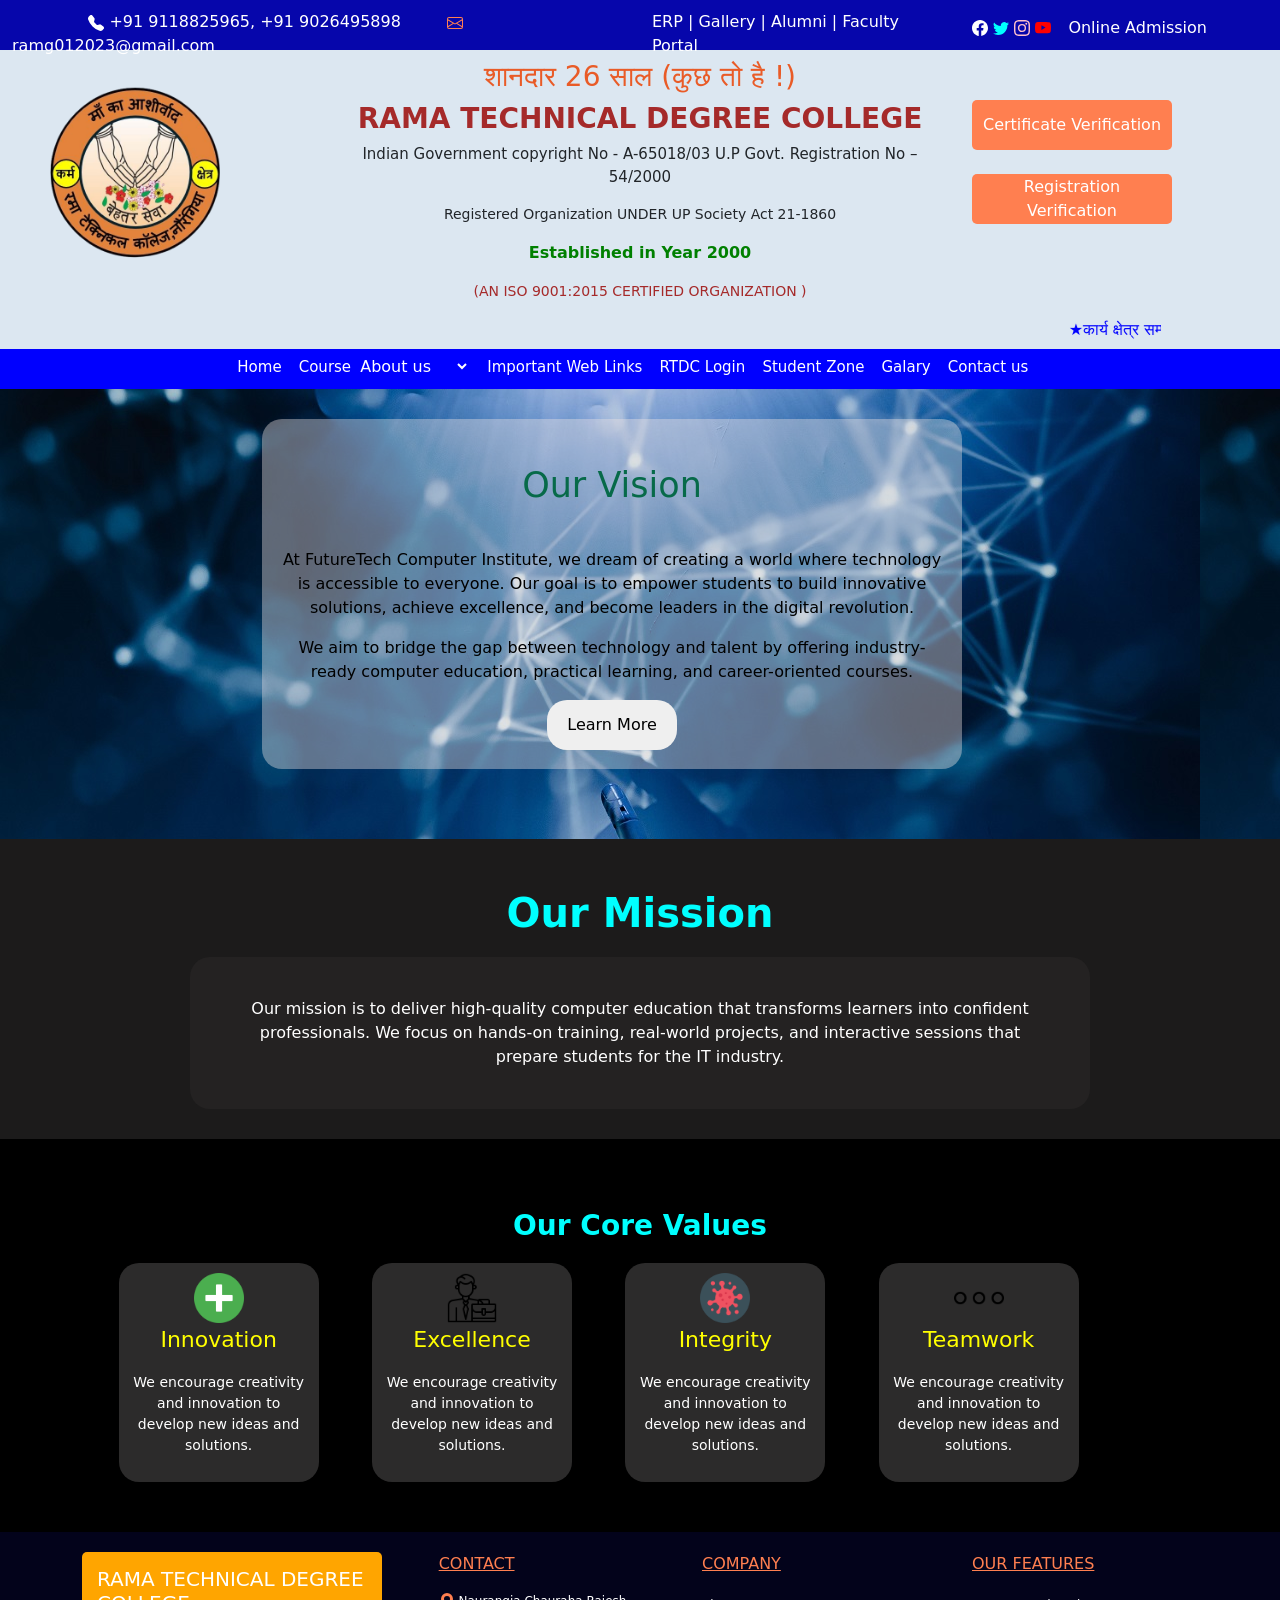
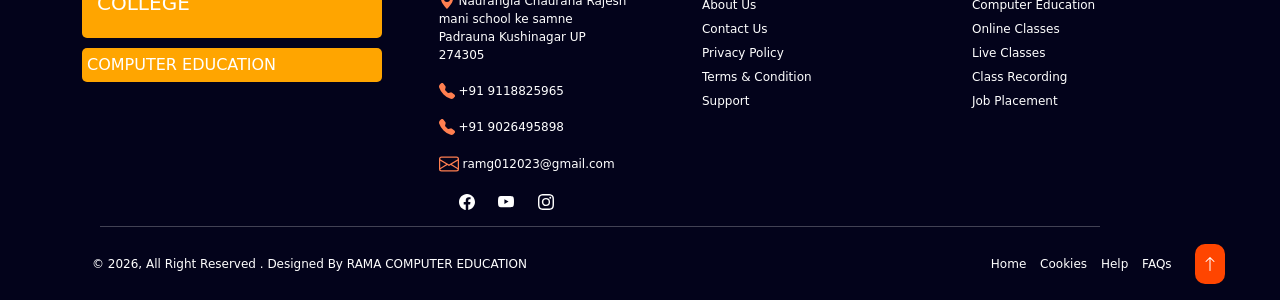
<file: about.html>
<!doctype html>
<html lang="en">
  <head>
    <!-- Required meta tags -->
    <meta charset="utf-8">
    <meta name="viewport" content="width=device-width, initial-scale=1">

    <!-- Bootstrap CSS -->
    <link href="https://cdn.jsdelivr.net/npm/bootstrap@5.0.2/dist/css/bootstrap.min.css" rel="stylesheet" integrity="sha384-EVSTQN3/azprG1Anm3QDgpJLIm9Nao0Yz1ztcQTwFspd3yD65VohhpuuCOmLASjC" crossorigin="anonymous">
    
    <title>Rama Computer</title>
    <link rel="stylesheet" href="style.css">
  </head>
  <body>
  

    <!-- Optional JavaScript; choose one of the two! -->

    <!-- Option 1: Bootstrap Bundle with Popper -->
    <script src="https://cdn.jsdelivr.net/npm/bootstrap@5.0.2/dist/js/bootstrap.bundle.min.js" integrity="sha384-MrcW6ZMFYlzcLA8Nl+NtUVF0sA7MsXsP1UyJoMp4YLEuNSfAP+JcXn/tWtIaxVXM" crossorigin="anonymous"></script>

    <!-- Option 2: Separate Popper and Bootstrap JS -->
    <!--
    <script src="https://cdn.jsdelivr.net/npm/@popperjs/core@2.9.2/dist/umd/popper.min.js" integrity="sha384-IQsoLXl5PILFhosVNubq5LC7Qb9DXgDA9i+tQ8Zj3iwWAwPtgFTxbJ8NT4GN1R8p" crossorigin="anonymous"></script>
    <script src="https://cdn.jsdelivr.net/npm/bootstrap@5.0.2/dist/js/bootstrap.min.js" integrity="sha384-cVKIPhGWiC2Al4u+LWgxfKTRIcfu0JTxR+EQDz/bgldoEyl4H0zUF0QKbrJ0EcQF" crossorigin="anonymous"></script>
    -->

<div class="container-fluid">
    <div class="row" id="firstrow">
<div class="col-6">
     &nbsp; &nbsp; &nbsp; &nbsp; &nbsp; &nbsp; &nbsp; &nbsp;<svg xmlns="http://www.w3.org/2000/svg" width="16" height="16" fill="currentColor" class="bi bi-telephone-fill" viewBox="0 0 16 16">
  <path fill-rule="evenodd" d="M1.885.511a1.745 1.745 0 0 1 2.61.163L6.29 2.98c.329.423.445.974.315 1.494l-.547 2.19a.68.68 0 0 0 .178.643l2.457 2.457a.68.68 0 0 0 .644.178l2.189-.547a1.75 1.75 0 0 1 1.494.315l2.306 1.794c.829.645.905 1.87.163 2.611l-1.034 1.034c-.74.74-1.846 1.065-2.877.702a18.6 18.6 0 0 1-7.01-4.42 18.6 18.6 0 0 1-4.42-7.009c-.362-1.03-.037-2.137.703-2.877z"/>
</svg> +91 9118825965, +91 9026495898  &nbsp; &nbsp; &nbsp; &nbsp;
 <svg xmlns="http://www.w3.org/2000/svg" style="color: coral;" width="16" height="16" fill="currentColor" class="bi bi-envelope" viewBox="0 0 16 16">
  <path d="M0 4a2 2 0 0 1 2-2h12a2 2 0 0 1 2 2v8a2 2 0 0 1-2 2H2a2 2 0 0 1-2-2zm2-1a1 1 0 0 0-1 1v.217l7 4.2 7-4.2V4a1 1 0 0 0-1-1zm13 2.383-4.708 2.825L15 11.105zm-.034 6.876-5.64-3.471L8 9.583l-1.326-.795-5.64 3.47A1 1 0 0 0 2 13h12a1 1 0 0 0 .966-.741M1 11.105l4.708-2.897L1 5.383z"/>
</svg> ramg012023@gmail.com
</div>
<div class="col-3" id="col4">
    <a href="" id="col4">ERP |</a>
    <a href="" id="col4"> Gallery  |</a>
    <a href="" id="col4">Alumni  |</a>
    <a href="" id="col4"> Faculty Portal</a>
</div>
<div class="col-3">
     <a href=""><svg xmlns="http://www.w3.org/2000/svg" style="color: white;" width="16" height="16" fill="currentColor" class="bi bi-facebook" viewBox="0 0 16 16">
  <path d="M16 8.049c0-4.446-3.582-8.05-8-8.05C3.58 0-.002 3.603-.002 8.05c0 4.017 2.926 7.347 6.75 7.951v-5.625h-2.03V8.05H6.75V6.275c0-2.017 1.195-3.131 3.022-3.131.876 0 1.791.157 1.791.157v1.98h-1.009c-.993 0-1.303.621-1.303 1.258v1.51h2.218l-.354 2.326H9.25V16c3.824-.604 6.75-3.934 6.75-7.951"/>
</svg></a> 
     <a href=""><svg xmlns="http://www.w3.org/2000/svg" style="color: aqua;" width="16" height="16" fill="currentColor" class="bi bi-twitter" viewBox="0 0 16 16">
  <path d="M5.026 15c6.038 0 9.341-5.003 9.341-9.334q.002-.211-.006-.422A6.7 6.7 0 0 0 16 3.542a6.7 6.7 0 0 1-1.889.518 3.3 3.3 0 0 0 1.447-1.817 6.5 6.5 0 0 1-2.087.793A3.286 3.286 0 0 0 7.875 6.03a9.32 9.32 0 0 1-6.767-3.429 3.29 3.29 0 0 0 1.018 4.382A3.3 3.3 0 0 1 .64 6.575v.045a3.29 3.29 0 0 0 2.632 3.218 3.2 3.2 0 0 1-.865.115 3 3 0 0 1-.614-.057 3.28 3.28 0 0 0 3.067 2.277A6.6 6.6 0 0 1 .78 13.58a6 6 0 0 1-.78-.045A9.34 9.34 0 0 0 5.026 15"/>
</svg></a> 
     <a href=""><svg xmlns="http://www.w3.org/2000/svg" style="color: pink;" width="16" height="16" fill="currentColor" class="bi bi-instagram" viewBox="0 0 16 16">
  <path d="M8 0C5.829 0 5.556.01 4.703.048 3.85.088 3.269.222 2.76.42a3.9 3.9 0 0 0-1.417.923A3.9 3.9 0 0 0 .42 2.76C.222 3.268.087 3.85.048 4.7.01 5.555 0 5.827 0 8.001c0 2.172.01 2.444.048 3.297.04.852.174 1.433.372 1.942.205.526.478.972.923 1.417.444.445.89.719 1.416.923.51.198 1.09.333 1.942.372C5.555 15.99 5.827 16 8 16s2.444-.01 3.298-.048c.851-.04 1.434-.174 1.943-.372a3.9 3.9 0 0 0 1.416-.923c.445-.445.718-.891.923-1.417.197-.509.332-1.09.372-1.942C15.99 10.445 16 10.173 16 8s-.01-2.445-.048-3.299c-.04-.851-.175-1.433-.372-1.941a3.9 3.9 0 0 0-.923-1.417A3.9 3.9 0 0 0 13.24.42c-.51-.198-1.092-.333-1.943-.372C10.443.01 10.172 0 7.998 0zm-.717 1.442h.718c2.136 0 2.389.007 3.232.046.78.035 1.204.166 1.486.275.373.145.64.319.92.599s.453.546.598.92c.11.281.24.705.275 1.485.039.843.047 1.096.047 3.231s-.008 2.389-.047 3.232c-.035.78-.166 1.203-.275 1.485a2.5 2.5 0 0 1-.599.919c-.28.28-.546.453-.92.598-.28.11-.704.24-1.485.276-.843.038-1.096.047-3.232.047s-2.39-.009-3.233-.047c-.78-.036-1.203-.166-1.485-.276a2.5 2.5 0 0 1-.92-.598 2.5 2.5 0 0 1-.6-.92c-.109-.281-.24-.705-.275-1.485-.038-.843-.046-1.096-.046-3.233s.008-2.388.046-3.231c.036-.78.166-1.204.276-1.486.145-.373.319-.64.599-.92s.546-.453.92-.598c.282-.11.705-.24 1.485-.276.738-.034 1.024-.044 2.515-.045zm4.988 1.328a.96.96 0 1 0 0 1.92.96.96 0 0 0 0-1.92m-4.27 1.122a4.109 4.109 0 1 0 0 8.217 4.109 4.109 0 0 0 0-8.217m0 1.441a2.667 2.667 0 1 1 0 5.334 2.667 2.667 0 0 1 0-5.334"/>
</svg></a> 
     <a href=""><svg xmlns="http://www.w3.org/2000/svg" style="color: red;" width="16" height="16" fill="currentColor" class="bi bi-youtube" viewBox="0 0 16 16">
  <path d="M8.051 1.999h.089c.822.003 4.987.033 6.11.335a2.01 2.01 0 0 1 1.415 1.42c.101.38.172.883.22 1.402l.01.104.022.26.008.104c.065.914.073 1.77.074 1.957v.075c-.001.194-.01 1.108-.082 2.06l-.008.105-.009.104c-.05.572-.124 1.14-.235 1.558a2.01 2.01 0 0 1-1.415 1.42c-1.16.312-5.569.334-6.18.335h-.142c-.309 0-1.587-.006-2.927-.052l-.17-.006-.087-.004-.171-.007-.171-.007c-1.11-.049-2.167-.128-2.654-.26a2.01 2.01 0 0 1-1.415-1.419c-.111-.417-.185-.986-.235-1.558L.09 9.82l-.008-.104A31 31 0 0 1 0 7.68v-.123c.002-.215.01-.958.064-1.778l.007-.103.003-.052.008-.104.022-.26.01-.104c.048-.519.119-1.023.22-1.402a2.01 2.01 0 0 1 1.415-1.42c.487-.13 1.544-.21 2.654-.26l.17-.007.172-.006.086-.003.171-.007A100 100 0 0 1 7.858 2zM6.4 5.209v4.818l4.157-2.408z"/>
</svg></a> 
<button class="btn">
    Online Admission
</button>
</div>
    </div>


<div class="row">
  <div class="col-3">
    <img src="img/RTDC_LOGO.png" alt="RTDC_LOGO" id="img">
  </div>
  <div class="col-6" align="center">
    <h3 style="color: rgb(233, 91, 39); margin-top: 10px;">शानदार 26 साल (कुछ तो है !)</h3>
    <h3 style="color: brown; font-weight: bold;">RAMA TECHNICAL DEGREE COLLEGE</h3>
    <p style="font-size: 15px;">
      Indian Government copyright No - A-65018/03 U.P Govt. Registration No – 54/2000
    </p>
    <p style="font-size: 14px;">
      Registered Organization UNDER UP Society Act 21-1860
    </p>
    <p style="color: green; font-weight: bold;">
      Established in Year 2000
    </p>
    <p style="font-size: 14px; color: brown;">
      (AN ISO 9001:2015 CERTIFIED ORGANIZATION )
    </p>

  </div>
  <div class="col-3" style="margin-top: 50px;">
    <a href="">
      <button id="bt">Certificate Verification</button>
    </a>
    <br>
    <br>
    <a href="">
      <button id="bt">Registration Verification</button>
    </a>
  </div>
</div>
<div class="row">
  <div class="col-1"></div>
  <div class="col-10" style="color: blue;">
    <marquee behavior="" direction="">
      ★कार्य क्षेत्र सम्पूर्ण भारत । ★ शाखाये खोलने हेतु ऑफिस से सम्पर्क करे । ★ शाखाओ के सभी छात्र अपना रजिस्ट्रेशन ऑनलाइन चेक करे ।
    </marquee>
  </div>
  <div class="col-1"></div>
</div>


<div class="row" id="four">
  <div class="col-2"></div>
  <div class="col-8" style="margin-top: 6px;">
<a href="index.html" id="as">Home</a>
<a href="course.html" id="as">Course</a>
<select name="" id="st">
  <option value=""><a href="" id="as">About us</a></option>
  <option value="">Our Vission</option>
  <option value="">Our Mission</option>
  <option value="">Team</option>
</select>
<a href="" id="as">Important Web Links</a>
<a href="" id="as">RTDC Login</a>
<a href="" id="as">Student Zone</a>
<a href="" id="as">Galary</a>
<a href="" id="as">Contact us</a>
  </div>
  <div class="col-2"></div>

</div>

<!--About-->
<div class="row">
    <div class="col" style="background-image: url(img/background.jpg); height: 450px; text-align: center;">

<div class="vision">
    <p style="padding: 20px; font-size: 35px; color: rgb(7, 106, 73);">
        Our Vision
    </p>
    <p>
        At FutureTech Computer Institute, we dream of creating a world where technology is accessible to everyone. Our goal is to empower students to build innovative solutions, achieve excellence, and become leaders in the digital revolution.
    </p>
    <p>
        We aim to bridge the gap between technology and talent by offering industry-ready computer education, practical learning, and career-oriented courses.
    </p>
    <button class="learn">
        Learn More
    </button>
</div>



    </div>
</div>


<div class="row" style="background-color: rgb(28, 27, 27);">
  <div class="col" align="center">
    <h1 style="font-weight: bold; color: aqua; margin-top: 50px; margin-bottom: 20px;">Our Mission</h1>
    <div class="mission">
      Our mission is to deliver high-quality computer education that transforms learners into confident professionals. We focus on hands-on training, real-world projects, and interactive sessions that prepare students for the IT industry.
    </div>
  </div>
</div>
<div class="row" style="background-color: black;">
  <div class="col" align="center">
    <h3 style="font-weight: bold; color: aqua; margin-top: 70px; margin-bottom: 20px;">Our Core Values</h3>
  </div>
</div>


<div class="row" style="background-color: black;">
  <div class="col-1"></div>
  <div class="col-2"  align="center">
   <div class="in">
     <img src="img/plus.png" width="50px" alt="">
    <p style="color: yellow; font-size: 22px;">
      Innovation
    </p>
    <p>
      We encourage creativity and innovation to develop new ideas and solutions.
    </p>
   </div>
  </div>
  <div class="col-2" align="center" style="margin-left: 40px;">
    <div class="in">
     <img src="img/user.png" width="50px" alt="">
    <p style="color: yellow; font-size: 22px;">
      Excellence
    </p>
    <p>
      We encourage creativity and innovation to develop new ideas and solutions.
    </p>
   </div>
  </div>
  <div class="col-2" align="center" style="margin-left: 40px;">
    <div class="in">
     <img src="img/corona.png" width="50px" alt="">
    <p style="color: yellow; font-size: 22px;">
      Integrity
    </p>
    <p>
      We encourage creativity and innovation to develop new ideas and solutions.
    </p>
   </div>
  </div>
  <div class="col-2" align="center" style="margin-left: 40px;">
    <div class="in">
     <img src="img/3 dot.png" width="50px" alt="">
    <p style="color: yellow; font-size: 22px;">
      Teamwork
    </p>
    <p>
      We encourage creativity and innovation to develop new ideas and solutions.
    </p>
   </div>
  </div>
  <div class="col-2"></div>
</div>



<!--Footer-->
<footer>
  <div class="row" style="background-color: rgb(3, 3, 27);">
    <div class="col-4">
      <div class="h3">
        <h3 style="font-size: 20px;">RAMA TECHNICAL DEGREE COLLEGE</h3>
      </div>
      <div class="ed" style="margin-top: -10px;">
        COMPUTER EDUCATION
      </div>
    </div>
    <div class="col-2">
      <p style="color: coral; margin-top: 20px; text-decoration: underline;">
        CONTACT
      </p>
      <p style="font-size: 12px; color: white;">
        <svg xmlns="http://www.w3.org/2000/svg" style="color: coral;" width="16" height="16" fill="currentColor" class="bi bi-geo-alt-fill" viewBox="0 0 16 16">
  <path d="M8 16s6-5.686 6-10A6 6 0 0 0 2 6c0 4.314 6 10 6 10m0-7a3 3 0 1 1 0-6 3 3 0 0 1 0 6"/>
</svg>
        Naurangia Chauraha Rajesh mani school ke samne
      
     <br>
        Padrauna Kushinagar UP 274305
        <br>
        <br>
        <svg xmlns="http://www.w3.org/2000/svg" width="16" style="color: coral;" height="16" fill="currentColor" class="bi bi-telephone-fill" viewBox="0 0 16 16">
  <path fill-rule="evenodd" d="M1.885.511a1.745 1.745 0 0 1 2.61.163L6.29 2.98c.329.423.445.974.315 1.494l-.547 2.19a.68.68 0 0 0 .178.643l2.457 2.457a.68.68 0 0 0 .644.178l2.189-.547a1.75 1.75 0 0 1 1.494.315l2.306 1.794c.829.645.905 1.87.163 2.611l-1.034 1.034c-.74.74-1.846 1.065-2.877.702a18.6 18.6 0 0 1-7.01-4.42 18.6 18.6 0 0 1-4.42-7.009c-.362-1.03-.037-2.137.703-2.877z"/>
</svg>
        +91 9118825965
        <br>
        <br>
        <svg xmlns="http://www.w3.org/2000/svg" width="16" style="color: coral;"  height="16" fill="currentColor" class="bi bi-telephone-fill" viewBox="0 0 16 16">
  <path fill-rule="evenodd" d="M1.885.511a1.745 1.745 0 0 1 2.61.163L6.29 2.98c.329.423.445.974.315 1.494l-.547 2.19a.68.68 0 0 0 .178.643l2.457 2.457a.68.68 0 0 0 .644.178l2.189-.547a1.75 1.75 0 0 1 1.494.315l2.306 1.794c.829.645.905 1.87.163 2.611l-1.034 1.034c-.74.74-1.846 1.065-2.877.702a18.6 18.6 0 0 1-7.01-4.42 18.6 18.6 0 0 1-4.42-7.009c-.362-1.03-.037-2.137.703-2.877z"/>
</svg>
        +91 9026495898
        <br>
        <br>
        <svg xmlns="http://www.w3.org/2000/svg" width="20" style="color: coral;" height="20" fill="currentColor" class="bi bi-envelope" viewBox="0 0 16 16">
  <path d="M0 4a2 2 0 0 1 2-2h12a2 2 0 0 1 2 2v8a2 2 0 0 1-2 2H2a2 2 0 0 1-2-2zm2-1a1 1 0 0 0-1 1v.217l7 4.2 7-4.2V4a1 1 0 0 0-1-1zm13 2.383-4.708 2.825L15 11.105zm-.034 6.876-5.64-3.471L8 9.583l-1.326-.795-5.64 3.47A1 1 0 0 0 2 13h12a1 1 0 0 0 .966-.741M1 11.105l4.708-2.897L1 5.383z"/>
</svg>
        ramg012023@gmail.com
     <br>
      <a href=""><svg xmlns="http://www.w3.org/2000/svg" width="16" height="16" fill="currentColor" id="ic" class="bi bi-facebook" viewBox="0 0 16 16">
  <path d="M16 8.049c0-4.446-3.582-8.05-8-8.05C3.58 0-.002 3.603-.002 8.05c0 4.017 2.926 7.347 6.75 7.951v-5.625h-2.03V8.05H6.75V6.275c0-2.017 1.195-3.131 3.022-3.131.876 0 1.791.157 1.791.157v1.98h-1.009c-.993 0-1.303.621-1.303 1.258v1.51h2.218l-.354 2.326H9.25V16c3.824-.604 6.75-3.934 6.75-7.951"/>
</svg></a>
      <a href=""><svg xmlns="http://www.w3.org/2000/svg" width="16" id="ic" height="16" fill="currentColor" class="bi bi-youtube" viewBox="0 0 16 16">
  <path d="M8.051 1.999h.089c.822.003 4.987.033 6.11.335a2.01 2.01 0 0 1 1.415 1.42c.101.38.172.883.22 1.402l.01.104.022.26.008.104c.065.914.073 1.77.074 1.957v.075c-.001.194-.01 1.108-.082 2.06l-.008.105-.009.104c-.05.572-.124 1.14-.235 1.558a2.01 2.01 0 0 1-1.415 1.42c-1.16.312-5.569.334-6.18.335h-.142c-.309 0-1.587-.006-2.927-.052l-.17-.006-.087-.004-.171-.007-.171-.007c-1.11-.049-2.167-.128-2.654-.26a2.01 2.01 0 0 1-1.415-1.419c-.111-.417-.185-.986-.235-1.558L.09 9.82l-.008-.104A31 31 0 0 1 0 7.68v-.123c.002-.215.01-.958.064-1.778l.007-.103.003-.052.008-.104.022-.26.01-.104c.048-.519.119-1.023.22-1.402a2.01 2.01 0 0 1 1.415-1.42c.487-.13 1.544-.21 2.654-.26l.17-.007.172-.006.086-.003.171-.007A100 100 0 0 1 7.858 2zM6.4 5.209v4.818l4.157-2.408z"/>
</svg></a>
      <a href=""><svg xmlns="http://www.w3.org/2000/svg" id="ic" width="16" height="16" fill="currentColor" class="bi bi-instagram" viewBox="0 0 16 16">
  <path d="M8 0C5.829 0 5.556.01 4.703.048 3.85.088 3.269.222 2.76.42a3.9 3.9 0 0 0-1.417.923A3.9 3.9 0 0 0 .42 2.76C.222 3.268.087 3.85.048 4.7.01 5.555 0 5.827 0 8.001c0 2.172.01 2.444.048 3.297.04.852.174 1.433.372 1.942.205.526.478.972.923 1.417.444.445.89.719 1.416.923.51.198 1.09.333 1.942.372C5.555 15.99 5.827 16 8 16s2.444-.01 3.298-.048c.851-.04 1.434-.174 1.943-.372a3.9 3.9 0 0 0 1.416-.923c.445-.445.718-.891.923-1.417.197-.509.332-1.09.372-1.942C15.99 10.445 16 10.173 16 8s-.01-2.445-.048-3.299c-.04-.851-.175-1.433-.372-1.941a3.9 3.9 0 0 0-.923-1.417A3.9 3.9 0 0 0 13.24.42c-.51-.198-1.092-.333-1.943-.372C10.443.01 10.172 0 7.998 0zm-.717 1.442h.718c2.136 0 2.389.007 3.232.046.78.035 1.204.166 1.486.275.373.145.64.319.92.599s.453.546.598.92c.11.281.24.705.275 1.485.039.843.047 1.096.047 3.231s-.008 2.389-.047 3.232c-.035.78-.166 1.203-.275 1.485a2.5 2.5 0 0 1-.599.919c-.28.28-.546.453-.92.598-.28.11-.704.24-1.485.276-.843.038-1.096.047-3.232.047s-2.39-.009-3.233-.047c-.78-.036-1.203-.166-1.485-.276a2.5 2.5 0 0 1-.92-.598 2.5 2.5 0 0 1-.6-.92c-.109-.281-.24-.705-.275-1.485-.038-.843-.046-1.096-.046-3.233s.008-2.388.046-3.231c.036-.78.166-1.204.276-1.486.145-.373.319-.64.599-.92s.546-.453.92-.598c.282-.11.705-.24 1.485-.276.738-.034 1.024-.044 2.515-.045zm4.988 1.328a.96.96 0 1 0 0 1.92.96.96 0 0 0 0-1.92m-4.27 1.122a4.109 4.109 0 1 0 0 8.217 4.109 4.109 0 0 0 0-8.217m0 1.441a2.667 2.667 0 1 1 0 5.334 2.667 2.667 0 0 1 0-5.334"/>
</svg></a>
       </p>
    </div>
    <div class="col-3" style="margin-top: 20px; margin-left: 50px;">
      <p style="color: coral; text-decoration: underline;">
        COMPANY
      </p>
      <p >
        <a href="" class="com">About Us</a> <br>
        <a href="" class="com">Contact Us</a> <br>
        <a href="" class="com">Privacy Policy</a> <br>
        <a href="" class="com">Terms & Condition</a> <br>
        <a href="" class="com">Support</a>
      </p>
    </div>
    <div class="col-3"  style="margin-top: 20px; margin-left: -50px;">
       <p style="color: coral; text-decoration: underline;">
        OUR FEATURES
      </p>
      <p >
        <a href="" class="com">Computer Education</a> <br>
        <a href="" class="com">Online Classes</a> <br>
        <a href="" class="com">Live Classes</a> <br>
        <a href="" class="com">Class Recording</a> <br>
        <a href="" class="com">Job Placement</a>
      </p>
    </div>
    <br>
    <br>
    <hr style="color: white; height: 2px; width: 1000px; margin-left: 100px;">
    <p style="color: white; font-size: 12px; margin-left: 80px;">
      © 2026, All Right Reserved . Designed By RAMA COMPUTER EDUCATION
 
      <span style="margin-left: 450px;">
        <a href="" class="ck">Home </a>
      <a href="" class="ck">Cookies</a>
      <a href="" class="ck">Help</a>
      <a href="" class="ck">FAQs</a>
     <a href="">
       <button class="arrow">
        <svg xmlns="http://www.w3.org/2000/svg" width="16" height="16" fill="currentColor" class="bi bi-arrow-up" viewBox="0 0 16 16">
  <path fill-rule="evenodd" d="M8 15a.5.5 0 0 0 .5-.5V2.707l3.146 3.147a.5.5 0 0 0 .708-.708l-4-4a.5.5 0 0 0-.708 0l-4 4a.5.5 0 1 0 .708.708L7.5 2.707V14.5a.5.5 0 0 0 .5.5"/>
</svg>
      </button>
     </a>
      
      </span>

    </p>

  </div>
</footer>

</div>

  </body>
</html>
</file>
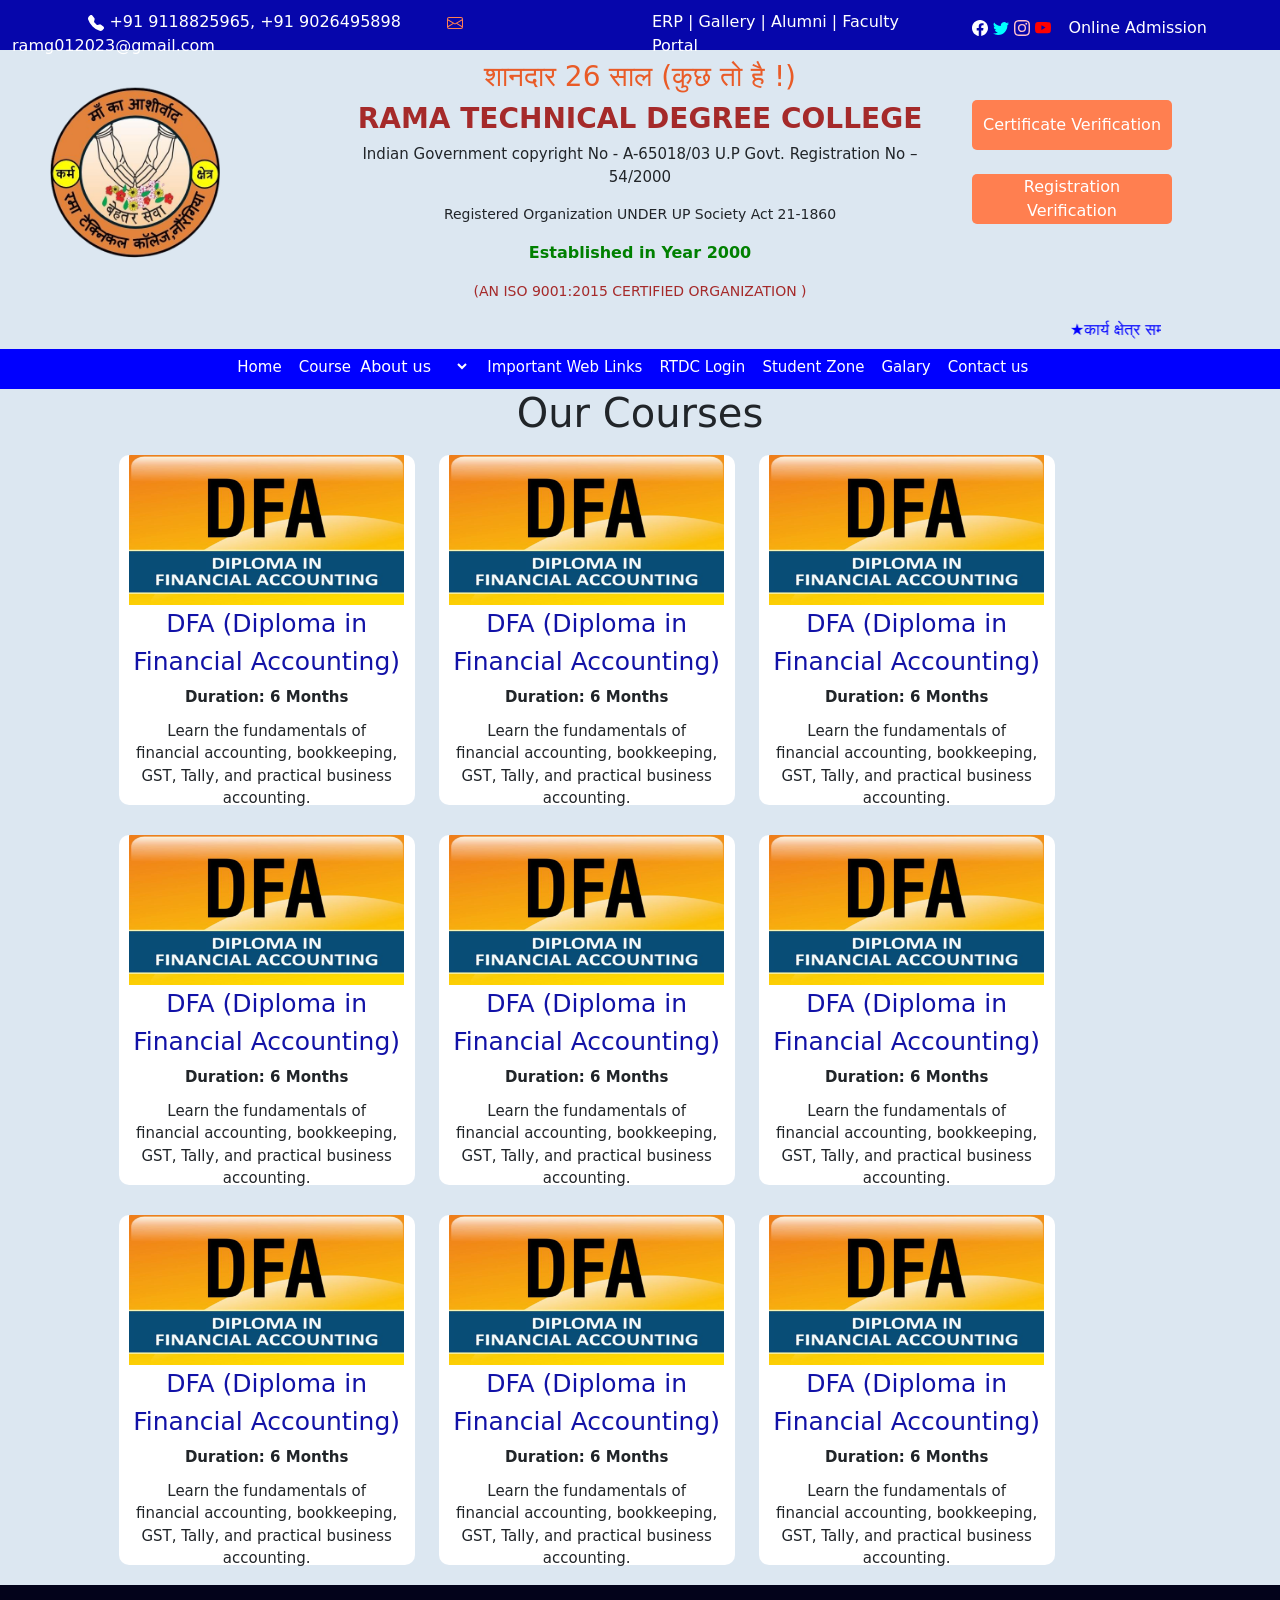
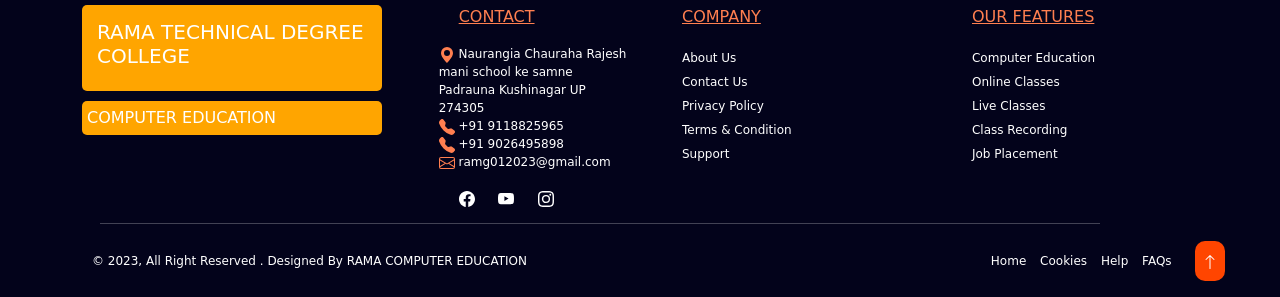
<file: Course.html>
<!doctype html>
<html lang="en">
  <head>
    <!-- Required meta tags -->
    <meta charset="utf-8">
    <meta name="viewport" content="width=device-width, initial-scale=1">

    <!-- Bootstrap CSS -->
    <link href="https://cdn.jsdelivr.net/npm/bootstrap@5.0.2/dist/css/bootstrap.min.css" rel="stylesheet" integrity="sha384-EVSTQN3/azprG1Anm3QDgpJLIm9Nao0Yz1ztcQTwFspd3yD65VohhpuuCOmLASjC" crossorigin="anonymous">
    
    <title>Rama Computer</title>
    <link rel="stylesheet" href="style.css">
  </head>
  <body>
  

    <!-- Optional JavaScript; choose one of the two! -->

    <!-- Option 1: Bootstrap Bundle with Popper -->
    <script src="https://cdn.jsdelivr.net/npm/bootstrap@5.0.2/dist/js/bootstrap.bundle.min.js" integrity="sha384-MrcW6ZMFYlzcLA8Nl+NtUVF0sA7MsXsP1UyJoMp4YLEuNSfAP+JcXn/tWtIaxVXM" crossorigin="anonymous"></script>

    <!-- Option 2: Separate Popper and Bootstrap JS -->
    <!--
    <script src="https://cdn.jsdelivr.net/npm/@popperjs/core@2.9.2/dist/umd/popper.min.js" integrity="sha384-IQsoLXl5PILFhosVNubq5LC7Qb9DXgDA9i+tQ8Zj3iwWAwPtgFTxbJ8NT4GN1R8p" crossorigin="anonymous"></script>
    <script src="https://cdn.jsdelivr.net/npm/bootstrap@5.0.2/dist/js/bootstrap.min.js" integrity="sha384-cVKIPhGWiC2Al4u+LWgxfKTRIcfu0JTxR+EQDz/bgldoEyl4H0zUF0QKbrJ0EcQF" crossorigin="anonymous"></script>
    -->

<div class="container-fluid">
    <div class="row" id="firstrow">
<div class="col-6">
     &nbsp; &nbsp; &nbsp; &nbsp; &nbsp; &nbsp; &nbsp; &nbsp;<svg xmlns="http://www.w3.org/2000/svg" width="16" height="16" fill="currentColor" class="bi bi-telephone-fill" viewBox="0 0 16 16">
  <path fill-rule="evenodd" d="M1.885.511a1.745 1.745 0 0 1 2.61.163L6.29 2.98c.329.423.445.974.315 1.494l-.547 2.19a.68.68 0 0 0 .178.643l2.457 2.457a.68.68 0 0 0 .644.178l2.189-.547a1.75 1.75 0 0 1 1.494.315l2.306 1.794c.829.645.905 1.87.163 2.611l-1.034 1.034c-.74.74-1.846 1.065-2.877.702a18.6 18.6 0 0 1-7.01-4.42 18.6 18.6 0 0 1-4.42-7.009c-.362-1.03-.037-2.137.703-2.877z"/>
</svg> +91 9118825965, +91 9026495898  &nbsp; &nbsp; &nbsp; &nbsp;
 <svg xmlns="http://www.w3.org/2000/svg" style="color: coral;" width="16" height="16" fill="currentColor" class="bi bi-envelope" viewBox="0 0 16 16">
  <path d="M0 4a2 2 0 0 1 2-2h12a2 2 0 0 1 2 2v8a2 2 0 0 1-2 2H2a2 2 0 0 1-2-2zm2-1a1 1 0 0 0-1 1v.217l7 4.2 7-4.2V4a1 1 0 0 0-1-1zm13 2.383-4.708 2.825L15 11.105zm-.034 6.876-5.64-3.471L8 9.583l-1.326-.795-5.64 3.47A1 1 0 0 0 2 13h12a1 1 0 0 0 .966-.741M1 11.105l4.708-2.897L1 5.383z"/>
</svg> ramg012023@gmail.com
</div>
<div class="col-3" id="col4">
    <a href="" id="col4">ERP |</a>
    <a href="" id="col4"> Gallery  |</a>
    <a href="" id="col4">Alumni  |</a>
    <a href="" id="col4"> Faculty Portal</a>
</div>
<div class="col-3">
     <a href=""><svg xmlns="http://www.w3.org/2000/svg" style="color: white;" width="16" height="16" fill="currentColor" class="bi bi-facebook" viewBox="0 0 16 16">
  <path d="M16 8.049c0-4.446-3.582-8.05-8-8.05C3.58 0-.002 3.603-.002 8.05c0 4.017 2.926 7.347 6.75 7.951v-5.625h-2.03V8.05H6.75V6.275c0-2.017 1.195-3.131 3.022-3.131.876 0 1.791.157 1.791.157v1.98h-1.009c-.993 0-1.303.621-1.303 1.258v1.51h2.218l-.354 2.326H9.25V16c3.824-.604 6.75-3.934 6.75-7.951"/>
</svg></a> 
     <a href=""><svg xmlns="http://www.w3.org/2000/svg" style="color: aqua;" width="16" height="16" fill="currentColor" class="bi bi-twitter" viewBox="0 0 16 16">
  <path d="M5.026 15c6.038 0 9.341-5.003 9.341-9.334q.002-.211-.006-.422A6.7 6.7 0 0 0 16 3.542a6.7 6.7 0 0 1-1.889.518 3.3 3.3 0 0 0 1.447-1.817 6.5 6.5 0 0 1-2.087.793A3.286 3.286 0 0 0 7.875 6.03a9.32 9.32 0 0 1-6.767-3.429 3.29 3.29 0 0 0 1.018 4.382A3.3 3.3 0 0 1 .64 6.575v.045a3.29 3.29 0 0 0 2.632 3.218 3.2 3.2 0 0 1-.865.115 3 3 0 0 1-.614-.057 3.28 3.28 0 0 0 3.067 2.277A6.6 6.6 0 0 1 .78 13.58a6 6 0 0 1-.78-.045A9.34 9.34 0 0 0 5.026 15"/>
</svg></a> 
     <a href=""><svg xmlns="http://www.w3.org/2000/svg" style="color: pink;" width="16" height="16" fill="currentColor" class="bi bi-instagram" viewBox="0 0 16 16">
  <path d="M8 0C5.829 0 5.556.01 4.703.048 3.85.088 3.269.222 2.76.42a3.9 3.9 0 0 0-1.417.923A3.9 3.9 0 0 0 .42 2.76C.222 3.268.087 3.85.048 4.7.01 5.555 0 5.827 0 8.001c0 2.172.01 2.444.048 3.297.04.852.174 1.433.372 1.942.205.526.478.972.923 1.417.444.445.89.719 1.416.923.51.198 1.09.333 1.942.372C5.555 15.99 5.827 16 8 16s2.444-.01 3.298-.048c.851-.04 1.434-.174 1.943-.372a3.9 3.9 0 0 0 1.416-.923c.445-.445.718-.891.923-1.417.197-.509.332-1.09.372-1.942C15.99 10.445 16 10.173 16 8s-.01-2.445-.048-3.299c-.04-.851-.175-1.433-.372-1.941a3.9 3.9 0 0 0-.923-1.417A3.9 3.9 0 0 0 13.24.42c-.51-.198-1.092-.333-1.943-.372C10.443.01 10.172 0 7.998 0zm-.717 1.442h.718c2.136 0 2.389.007 3.232.046.78.035 1.204.166 1.486.275.373.145.64.319.92.599s.453.546.598.92c.11.281.24.705.275 1.485.039.843.047 1.096.047 3.231s-.008 2.389-.047 3.232c-.035.78-.166 1.203-.275 1.485a2.5 2.5 0 0 1-.599.919c-.28.28-.546.453-.92.598-.28.11-.704.24-1.485.276-.843.038-1.096.047-3.232.047s-2.39-.009-3.233-.047c-.78-.036-1.203-.166-1.485-.276a2.5 2.5 0 0 1-.92-.598 2.5 2.5 0 0 1-.6-.92c-.109-.281-.24-.705-.275-1.485-.038-.843-.046-1.096-.046-3.233s.008-2.388.046-3.231c.036-.78.166-1.204.276-1.486.145-.373.319-.64.599-.92s.546-.453.92-.598c.282-.11.705-.24 1.485-.276.738-.034 1.024-.044 2.515-.045zm4.988 1.328a.96.96 0 1 0 0 1.92.96.96 0 0 0 0-1.92m-4.27 1.122a4.109 4.109 0 1 0 0 8.217 4.109 4.109 0 0 0 0-8.217m0 1.441a2.667 2.667 0 1 1 0 5.334 2.667 2.667 0 0 1 0-5.334"/>
</svg></a> 
     <a href=""><svg xmlns="http://www.w3.org/2000/svg" style="color: red;" width="16" height="16" fill="currentColor" class="bi bi-youtube" viewBox="0 0 16 16">
  <path d="M8.051 1.999h.089c.822.003 4.987.033 6.11.335a2.01 2.01 0 0 1 1.415 1.42c.101.38.172.883.22 1.402l.01.104.022.26.008.104c.065.914.073 1.77.074 1.957v.075c-.001.194-.01 1.108-.082 2.06l-.008.105-.009.104c-.05.572-.124 1.14-.235 1.558a2.01 2.01 0 0 1-1.415 1.42c-1.16.312-5.569.334-6.18.335h-.142c-.309 0-1.587-.006-2.927-.052l-.17-.006-.087-.004-.171-.007-.171-.007c-1.11-.049-2.167-.128-2.654-.26a2.01 2.01 0 0 1-1.415-1.419c-.111-.417-.185-.986-.235-1.558L.09 9.82l-.008-.104A31 31 0 0 1 0 7.68v-.123c.002-.215.01-.958.064-1.778l.007-.103.003-.052.008-.104.022-.26.01-.104c.048-.519.119-1.023.22-1.402a2.01 2.01 0 0 1 1.415-1.42c.487-.13 1.544-.21 2.654-.26l.17-.007.172-.006.086-.003.171-.007A100 100 0 0 1 7.858 2zM6.4 5.209v4.818l4.157-2.408z"/>
</svg></a> 
<button class="btn">
    Online Admission
</button>
</div>
    </div>


<div class="row">
  <div class="col-3">
    <img src="img/RTDC_LOGO.png" alt="RTDC_LOGO" id="img">
  </div>
  <div class="col-6" align="center">
    <h3 style="color: rgb(233, 91, 39); margin-top: 10px;">शानदार 26 साल (कुछ तो है !)</h3>
    <h3 style="color: brown; font-weight: bold;">RAMA TECHNICAL DEGREE COLLEGE</h3>
    <p style="font-size: 15px;">
      Indian Government copyright No - A-65018/03 U.P Govt. Registration No – 54/2000
    </p>
    <p style="font-size: 14px;">
      Registered Organization UNDER UP Society Act 21-1860
    </p>
    <p style="color: green; font-weight: bold;">
      Established in Year 2000
    </p>
    <p style="font-size: 14px; color: brown;">
      (AN ISO 9001:2015 CERTIFIED ORGANIZATION )
    </p>

  </div>
  <div class="col-3" style="margin-top: 50px;">
    <a href="">
      <button id="bt">Certificate Verification</button>
    </a>
    <br>
    <br>
    <a href="">
      <button id="bt">Registration Verification</button>
    </a>
  </div>
</div>
<div class="row">
  <div class="col-1"></div>
  <div class="col-10" style="color: blue;">
    <marquee behavior="" direction="">
      ★कार्य क्षेत्र सम्पूर्ण भारत । ★ शाखाये खोलने हेतु ऑफिस से सम्पर्क करे । ★ शाखाओ के सभी छात्र अपना रजिस्ट्रेशन ऑनलाइन चेक करे ।
    </marquee>
  </div>
  <div class="col-1"></div>
</div>


<div class="row" id="four">
  <div class="col-2"></div>
  <div class="col-8" style="margin-top: 6px;">
<a href="index.html" id="as">Home</a>
<a href="Course.html" id="as">Course</a>
<select name="" id="st">
  <option value=""><a href="" id="as">About us</a></option>
  <option value="">Our Vission</option>
  <option value="">Our Mission</option>
  <option value="">Team</option>
</select>
<a href="" id="as">Important Web Links</a>
<a href="" id="as">RTDC Login</a>
<a href="" id="as">Student Zone</a>
<a href="" id="as">Galary</a>
<a href="" id="as">Contact us</a>
  </div>
  <div class="col-2"></div>

</div>
<!....coures....!>
<div class="row">
   <div class="col-1"></div>
   <div class="col-10" align="center">
     <h1>Our Courses</h1>
   </div>
   <div class="col-1"></div>
</div>
<div class="row">
  <div class="col-1"></div>
  <div class="col-3" align="center">
    <div class="course">
      <img src="img/DFA.jpg" width="275px" height="150px" alt="">
    <p style="font-size: 25px; color: rgb(18, 18, 167);">DFA (Diploma in Financial Accounting)</p>
    <p style="font-weight: bold; margin-top: -10px; font-size: 15px;">Duration: 6 Months</p>
    <p style="font-size: 15px; padding: 15px; margin-top: -20px;">Learn the fundamentals of financial accounting, bookkeeping, GST, Tally, and practical business accounting.</p>
    </div> 
  </div>
   <div class="col-3" align="center">
    <div class="course">
      <img src="img/DFA.jpg" width="275px" height="150px" alt="">
    <p style="font-size: 25px; color: rgb(18, 18, 167);">DFA (Diploma in Financial Accounting)</p>
    <p style="font-weight: bold; margin-top: -10px; font-size: 15px;">Duration: 6 Months</p>
    <p style="font-size: 15px; padding: 15px; margin-top: -20px;">Learn the fundamentals of financial accounting, bookkeeping, GST, Tally, and practical business accounting.</p>
    </div> 
  </div>
   <div class="col-3" align="center">
    <div class="course">
      <img src="img/DFA.jpg" width="275px" height="150px" alt="">
    <p style="font-size: 25px; color: rgb(18, 18, 167);">DFA (Diploma in Financial Accounting)</p>
    <p style="font-weight: bold; margin-top: -10px; font-size: 15px;">Duration: 6 Months</p>
    <p style="font-size: 15px; padding: 15px; margin-top: -20px;">Learn the fundamentals of financial accounting, bookkeeping, GST, Tally, and practical business accounting.</p>
    </div> 
  </div>

</div>
<div class="row">
   <div class="col-1"></div>
   <div class="col-10" align="center">
   </div>
   <div class="col-1"></div>
</div>
<div class="row">
  <div class="col-1"></div>
  <div class="col-3" align="center">
    <div class="course">
      <img src="img/DFA.jpg" width="275px" height="150px" alt="">
    <p style="font-size: 25px; color: rgb(18, 18, 167);">DFA (Diploma in Financial Accounting)</p>
    <p style="font-weight: bold; margin-top: -10px; font-size: 15px;">Duration: 6 Months</p>
    <p style="font-size: 15px; padding: 15px; margin-top: -20px;">Learn the fundamentals of financial accounting, bookkeeping, GST, Tally, and practical business accounting.</p>
    </div> 
  </div>
   <div class="col-3" align="center">
    <div class="course">
      <img src="img/DFA.jpg" width="275px" height="150px" alt="">
    <p style="font-size: 25px; color: rgb(18, 18, 167);">DFA (Diploma in Financial Accounting)</p>
    <p style="font-weight: bold; margin-top: -10px; font-size: 15px;">Duration: 6 Months</p>
    <p style="font-size: 15px; padding: 15px; margin-top: -20px;">Learn the fundamentals of financial accounting, bookkeeping, GST, Tally, and practical business accounting.</p>
    </div> 
  </div>
   <div class="col-3" align="center">
    <div class="course">
      <img src="img/DFA.jpg" width="275px" height="150px" alt="">
    <p style="font-size: 25px; color: rgb(18, 18, 167);">DFA (Diploma in Financial Accounting)</p>
    <p style="font-weight: bold; margin-top: -10px; font-size: 15px;">Duration: 6 Months</p>
    <p style="font-size: 15px; padding: 15px; margin-top: -20px;">Learn the fundamentals of financial accounting, bookkeeping, GST, Tally, and practical business accounting.</p>
    </div> 
  </div>

</div><div class="row">
   <div class="col-1"></div>
   <div class="col-10" align="center">
  
   </div>
   <div class="col-1"></div>
</div>
<div class="row">
  <div class="col-1"></div>
  <div class="col-3" align="center">
    <div class="course">
      <img src="img/DFA.jpg" width="275px" height="150px" alt="">
    <p style="font-size: 25px; color: rgb(18, 18, 167);">DFA (Diploma in Financial Accounting)</p>
    <p style="font-weight: bold; margin-top: -10px; font-size: 15px;">Duration: 6 Months</p>
    <p style="font-size: 15px; padding: 15px; margin-top: -20px;">Learn the fundamentals of financial accounting, bookkeeping, GST, Tally, and practical business accounting.</p>
    </div> 
  </div>
   <div class="col-3" align="center">
    <div class="course">
      <img src="img/DFA.jpg" width="275px" height="150px" alt="">
    <p style="font-size: 25px; color: rgb(18, 18, 167);">DFA (Diploma in Financial Accounting)</p>
    <p style="font-weight: bold; margin-top: -10px; font-size: 15px;">Duration: 6 Months</p>
    <p style="font-size: 15px; padding: 15px; margin-top: -20px;">Learn the fundamentals of financial accounting, bookkeeping, GST, Tally, and practical business accounting.</p>
    </div> 
  </div>
   <div class="col-3" align="center">
    <div class="course">
      <img src="img/DFA.jpg" width="275px" height="150px" alt="">
    <p style="font-size: 25px; color: rgb(18, 18, 167);">DFA (Diploma in Financial Accounting)</p>
    <p style="font-weight: bold; margin-top: -10px; font-size: 15px;">Duration: 6 Months</p>
    <p style="font-size: 15px; padding: 15px; margin-top: -20px;">Learn the fundamentals of financial accounting, bookkeeping, GST, Tally, and practical business accounting.</p>
    </div> 
  </div>

</div>





    
      
    
    



  




<!--Footer-->
<footer>
  <div class="row" style="background-color: rgb(3, 3, 27);">
    <div class="col-4">
      <div class="h3">
        <h3 style="font-size: 20px;">RAMA TECHNICAL DEGREE COLLEGE</h3>
      </div>
      <div class="ed" style="margin-top: -10px;">
        COMPUTER EDUCATION
      </div>
    </div>
    <div class="col-2">
      <p style="color: coral; margin-top: 20px; margin-left: 20px; text-decoration: underline;">
        CONTACT
      </p>
      <p style="font-size: 12px; color: white;">
        <svg xmlns="http://www.w3.org/2000/svg" style="color: coral;" width="16" height="16" fill="currentColor" class="bi bi-geo-alt-fill" viewBox="0 0 16 16">
  <path d="M8 16s6-5.686 6-10A6 6 0 0 0 2 6c0 4.314 6 10 6 10m0-7a3 3 0 1 1 0-6 3 3 0 0 1 0 6"/>
</svg>
        Naurangia Chauraha Rajesh mani school ke samne
      
     <br>
        Padrauna Kushinagar UP 274305
        <br>
        <svg xmlns="http://www.w3.org/2000/svg" width="16" style="color: coral;" height="16" fill="currentColor" class="bi bi-telephone-fill" viewBox="0 0 16 16">
  <path fill-rule="evenodd" d="M1.885.511a1.745 1.745 0 0 1 2.61.163L6.29 2.98c.329.423.445.974.315 1.494l-.547 2.19a.68.68 0 0 0 .178.643l2.457 2.457a.68.68 0 0 0 .644.178l2.189-.547a1.75 1.75 0 0 1 1.494.315l2.306 1.794c.829.645.905 1.87.163 2.611l-1.034 1.034c-.74.74-1.846 1.065-2.877.702a18.6 18.6 0 0 1-7.01-4.42 18.6 18.6 0 0 1-4.42-7.009c-.362-1.03-.037-2.137.703-2.877z"/>
</svg>
        +91 9118825965
        <br>
        <svg xmlns="http://www.w3.org/2000/svg" width="16" style="color: coral;"  height="16" fill="currentColor" class="bi bi-telephone-fill" viewBox="0 0 16 16">
  <path fill-rule="evenodd" d="M1.885.511a1.745 1.745 0 0 1 2.61.163L6.29 2.98c.329.423.445.974.315 1.494l-.547 2.19a.68.68 0 0 0 .178.643l2.457 2.457a.68.68 0 0 0 .644.178l2.189-.547a1.75 1.75 0 0 1 1.494.315l2.306 1.794c.829.645.905 1.87.163 2.611l-1.034 1.034c-.74.74-1.846 1.065-2.877.702a18.6 18.6 0 0 1-7.01-4.42 18.6 18.6 0 0 1-4.42-7.009c-.362-1.03-.037-2.137.703-2.877z"/>
</svg>
        +91 9026495898
        <br>
        <svg xmlns="http://www.w3.org/2000/svg" width="16" style="color: coral;" height="16" fill="currentColor" class="bi bi-envelope" viewBox="0 0 16 16">
  <path d="M0 4a2 2 0 0 1 2-2h12a2 2 0 0 1 2 2v8a2 2 0 0 1-2 2H2a2 2 0 0 1-2-2zm2-1a1 1 0 0 0-1 1v.217l7 4.2 7-4.2V4a1 1 0 0 0-1-1zm13 2.383-4.708 2.825L15 11.105zm-.034 6.876-5.64-3.471L8 9.583l-1.326-.795-5.64 3.47A1 1 0 0 0 2 13h12a1 1 0 0 0 .966-.741M1 11.105l4.708-2.897L1 5.383z"/>
</svg>
        ramg012023@gmail.com
     <br>
      <a href=""><svg xmlns="http://www.w3.org/2000/svg" width="16" height="16" fill="currentColor" id="ic" class="bi bi-facebook" viewBox="0 0 16 16">
  <path d="M16 8.049c0-4.446-3.582-8.05-8-8.05C3.58 0-.002 3.603-.002 8.05c0 4.017 2.926 7.347 6.75 7.951v-5.625h-2.03V8.05H6.75V6.275c0-2.017 1.195-3.131 3.022-3.131.876 0 1.791.157 1.791.157v1.98h-1.009c-.993 0-1.303.621-1.303 1.258v1.51h2.218l-.354 2.326H9.25V16c3.824-.604 6.75-3.934 6.75-7.951"/>
</svg></a>
      <a href=""><svg xmlns="http://www.w3.org/2000/svg" width="16" id="ic" height="16" fill="currentColor" class="bi bi-youtube" viewBox="0 0 16 16">
  <path d="M8.051 1.999h.089c.822.003 4.987.033 6.11.335a2.01 2.01 0 0 1 1.415 1.42c.101.38.172.883.22 1.402l.01.104.022.26.008.104c.065.914.073 1.77.074 1.957v.075c-.001.194-.01 1.108-.082 2.06l-.008.105-.009.104c-.05.572-.124 1.14-.235 1.558a2.01 2.01 0 0 1-1.415 1.42c-1.16.312-5.569.334-6.18.335h-.142c-.309 0-1.587-.006-2.927-.052l-.17-.006-.087-.004-.171-.007-.171-.007c-1.11-.049-2.167-.128-2.654-.26a2.01 2.01 0 0 1-1.415-1.419c-.111-.417-.185-.986-.235-1.558L.09 9.82l-.008-.104A31 31 0 0 1 0 7.68v-.123c.002-.215.01-.958.064-1.778l.007-.103.003-.052.008-.104.022-.26.01-.104c.048-.519.119-1.023.22-1.402a2.01 2.01 0 0 1 1.415-1.42c.487-.13 1.544-.21 2.654-.26l.17-.007.172-.006.086-.003.171-.007A100 100 0 0 1 7.858 2zM6.4 5.209v4.818l4.157-2.408z"/>
</svg></a>
      <a href=""><svg xmlns="http://www.w3.org/2000/svg" id="ic" width="16" height="16" fill="currentColor" class="bi bi-instagram" viewBox="0 0 16 16">
  <path d="M8 0C5.829 0 5.556.01 4.703.048 3.85.088 3.269.222 2.76.42a3.9 3.9 0 0 0-1.417.923A3.9 3.9 0 0 0 .42 2.76C.222 3.268.087 3.85.048 4.7.01 5.555 0 5.827 0 8.001c0 2.172.01 2.444.048 3.297.04.852.174 1.433.372 1.942.205.526.478.972.923 1.417.444.445.89.719 1.416.923.51.198 1.09.333 1.942.372C5.555 15.99 5.827 16 8 16s2.444-.01 3.298-.048c.851-.04 1.434-.174 1.943-.372a3.9 3.9 0 0 0 1.416-.923c.445-.445.718-.891.923-1.417.197-.509.332-1.09.372-1.942C15.99 10.445 16 10.173 16 8s-.01-2.445-.048-3.299c-.04-.851-.175-1.433-.372-1.941a3.9 3.9 0 0 0-.923-1.417A3.9 3.9 0 0 0 13.24.42c-.51-.198-1.092-.333-1.943-.372C10.443.01 10.172 0 7.998 0zm-.717 1.442h.718c2.136 0 2.389.007 3.232.046.78.035 1.204.166 1.486.275.373.145.64.319.92.599s.453.546.598.92c.11.281.24.705.275 1.485.039.843.047 1.096.047 3.231s-.008 2.389-.047 3.232c-.035.78-.166 1.203-.275 1.485a2.5 2.5 0 0 1-.599.919c-.28.28-.546.453-.92.598-.28.11-.704.24-1.485.276-.843.038-1.096.047-3.232.047s-2.39-.009-3.233-.047c-.78-.036-1.203-.166-1.485-.276a2.5 2.5 0 0 1-.92-.598 2.5 2.5 0 0 1-.6-.92c-.109-.281-.24-.705-.275-1.485-.038-.843-.046-1.096-.046-3.233s.008-2.388.046-3.231c.036-.78.166-1.204.276-1.486.145-.373.319-.64.599-.92s.546-.453.92-.598c.282-.11.705-.24 1.485-.276.738-.034 1.024-.044 2.515-.045zm4.988 1.328a.96.96 0 1 0 0 1.92.96.96 0 0 0 0-1.92m-4.27 1.122a4.109 4.109 0 1 0 0 8.217 4.109 4.109 0 0 0 0-8.217m0 1.441a2.667 2.667 0 1 1 0 5.334 2.667 2.667 0 0 1 0-5.334"/>
</svg></a>
       </p>
    </div>
    <div class="col-3" style="margin-top: 20px;margin-left: 30px;">
      <p style="color: coral; text-decoration: underline;">
        COMPANY
      </p>
      <p >
        <a href="" class="com">About Us</a> <br>
        <a href="" class="com">Contact Us</a> <br>
        <a href="" class="com">Privacy Policy</a> <br>
        <a href="" class="com">Terms & Condition</a> <br>
        <a href="" class="com">Support</a>
      </p>
    </div>
     <div class="col-3" style="margin-top: 20px;margin-left: -30px;">
      <p style="color: coral; text-decoration: underline;">
        OUR FEATURES
      </p>
      <p >
        <a href="" class="com">Computer Education</a> <br>
        <a href="" class="com">Online Classes</a> <br>
        <a href="" class="com">Live Classes</a> <br>
        <a href="" class="com">Class Recording</a> <br>
        <a href="" class="com">Job Placement</a>
      </p> 
    </div>
     <br>
      <br>
      <hr style="color: white; height: 2px; width:1000px; margin-left: 100px;">
      <p style="color: white; font-size: 12px; margin-left: 80px;">© 2023, All Right Reserved . Designed By RAMA COMPUTER EDUCATION
      <span style="margin-left: 450px;">
        <a href="" class="ck">Home </a>
        <a href=""class="ck">Cookies</a>
        <a href=""class="ck">Help</a>
        <a href=""class="ck">FAQs</a>
        <a href="">
          <button class="arrow">
            <svg xmlns="http://www.w3.org/2000/svg" width="16" height="16" fill="currentColor" class="bi bi-arrow-up" viewBox="0 0 16 16">
  <path fill-rule="evenodd" d="M8 15a.5.5 0 0 0 .5-.5V2.707l3.146 3.147a.5.5 0 0 0 .708-.708l-4-4a.5.5 0 0 0-.708 0l-4 4a.5.5 0 1 0 .708.708L7.5 2.707V14.5a.5.5 0 0 0 .5.5"/>
</svg>
          </button>   
        </a>
      </span>
      </p>

  </div>
</footer>



</div>




  </body>
</html>
</file>
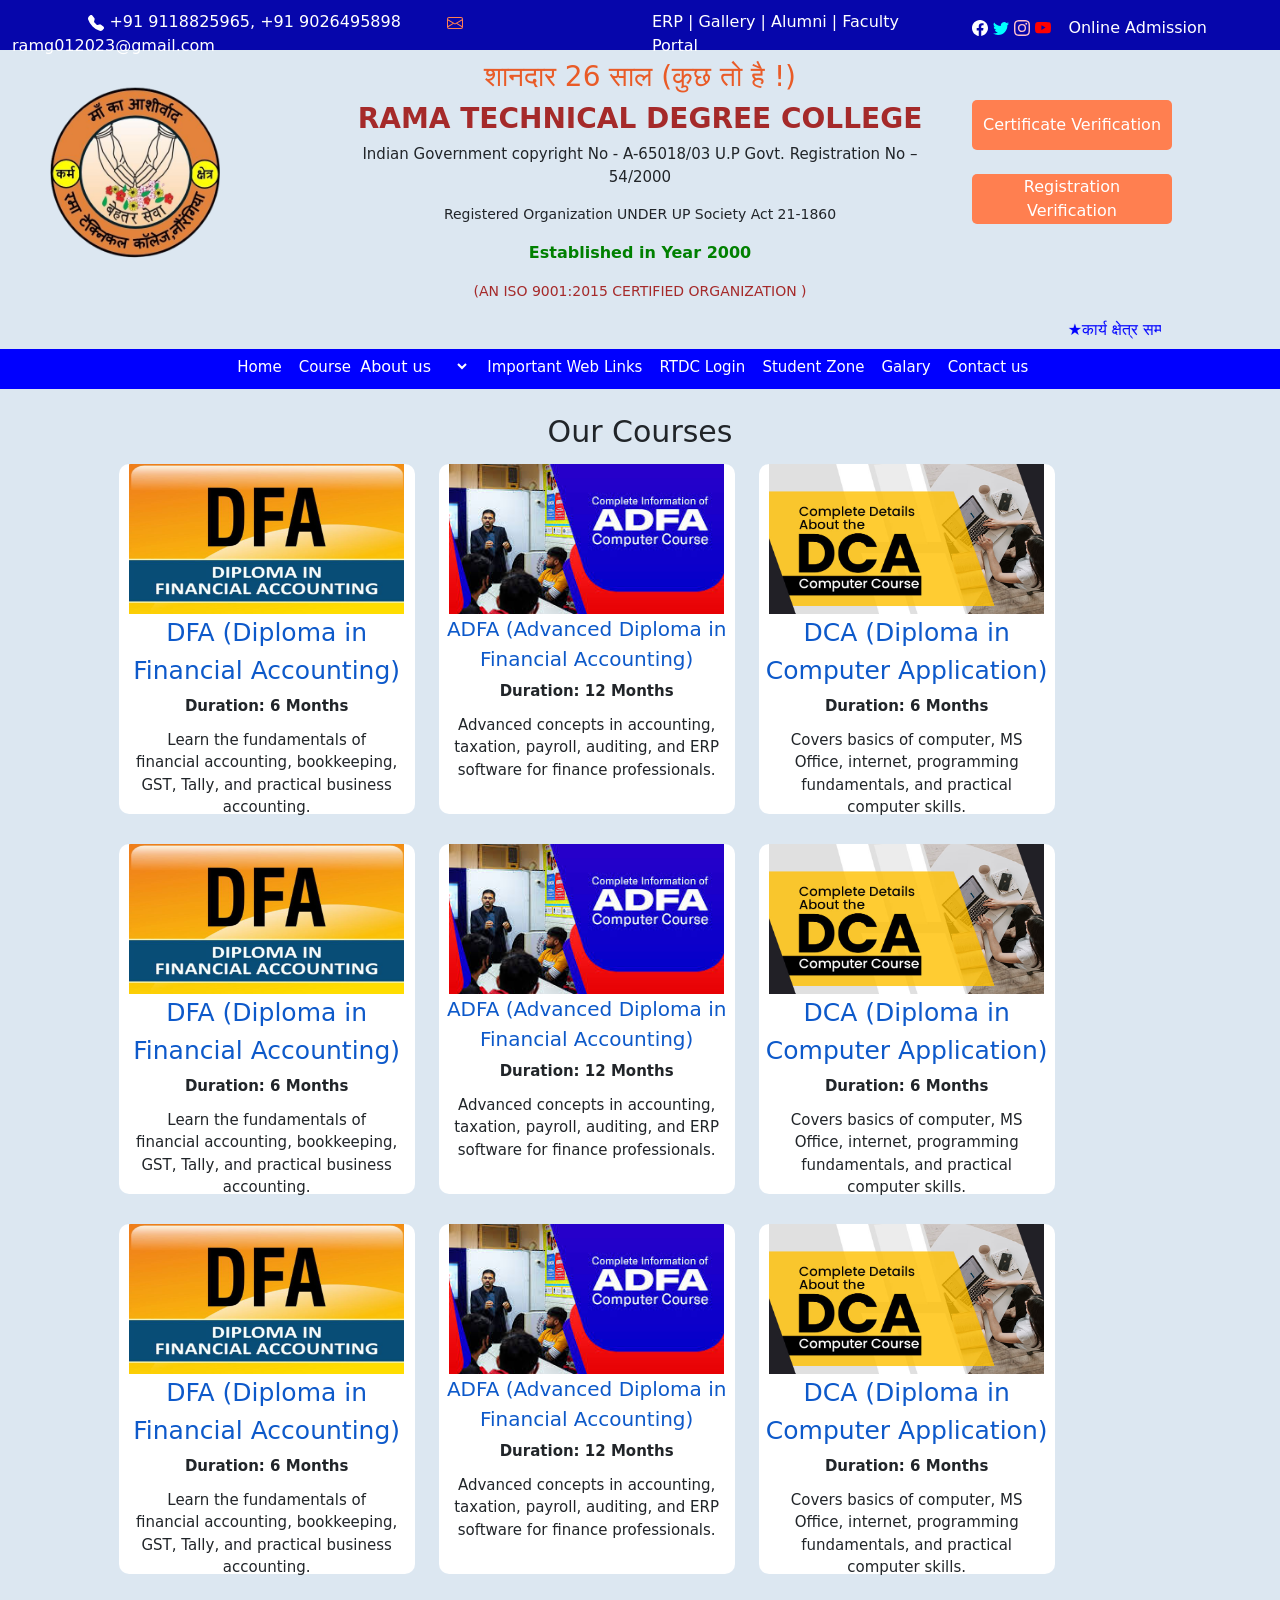
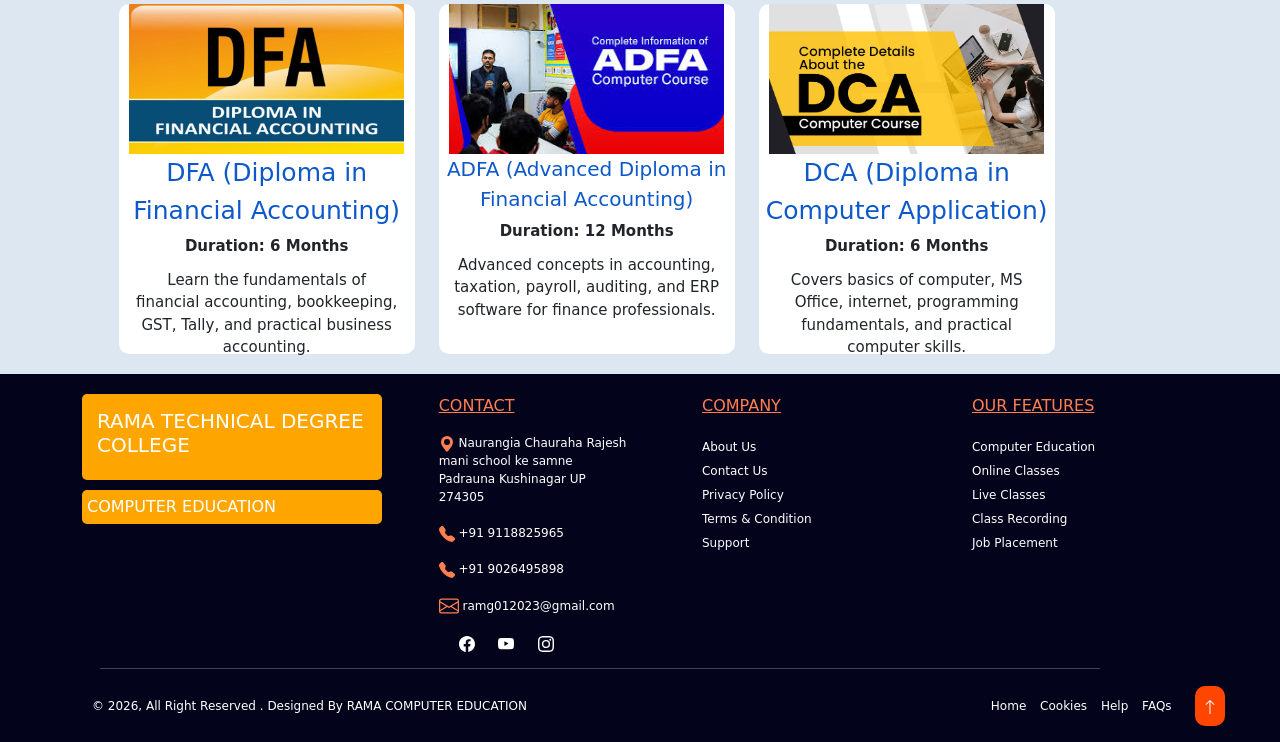
<file: course.html>
<!doctype html>
<html lang="en">
  <head>
    <!-- Required meta tags -->
    <meta charset="utf-8">
    <meta name="viewport" content="width=device-width, initial-scale=1">

    <!-- Bootstrap CSS -->
    <link href="https://cdn.jsdelivr.net/npm/bootstrap@5.0.2/dist/css/bootstrap.min.css" rel="stylesheet" integrity="sha384-EVSTQN3/azprG1Anm3QDgpJLIm9Nao0Yz1ztcQTwFspd3yD65VohhpuuCOmLASjC" crossorigin="anonymous">
    
    <title>Rama Computer</title>
    <link rel="stylesheet" href="style.css">
  </head>
  <body>
  

    <!-- Optional JavaScript; choose one of the two! -->

    <!-- Option 1: Bootstrap Bundle with Popper -->
    <script src="https://cdn.jsdelivr.net/npm/bootstrap@5.0.2/dist/js/bootstrap.bundle.min.js" integrity="sha384-MrcW6ZMFYlzcLA8Nl+NtUVF0sA7MsXsP1UyJoMp4YLEuNSfAP+JcXn/tWtIaxVXM" crossorigin="anonymous"></script>

    <!-- Option 2: Separate Popper and Bootstrap JS -->
    <!--
    <script src="https://cdn.jsdelivr.net/npm/@popperjs/core@2.9.2/dist/umd/popper.min.js" integrity="sha384-IQsoLXl5PILFhosVNubq5LC7Qb9DXgDA9i+tQ8Zj3iwWAwPtgFTxbJ8NT4GN1R8p" crossorigin="anonymous"></script>
    <script src="https://cdn.jsdelivr.net/npm/bootstrap@5.0.2/dist/js/bootstrap.min.js" integrity="sha384-cVKIPhGWiC2Al4u+LWgxfKTRIcfu0JTxR+EQDz/bgldoEyl4H0zUF0QKbrJ0EcQF" crossorigin="anonymous"></script>
    -->

<div class="container-fluid">
    <div class="row" id="firstrow">
<div class="col-6">
     &nbsp; &nbsp; &nbsp; &nbsp; &nbsp; &nbsp; &nbsp; &nbsp;<svg xmlns="http://www.w3.org/2000/svg" width="16" height="16" fill="currentColor" class="bi bi-telephone-fill" viewBox="0 0 16 16">
  <path fill-rule="evenodd" d="M1.885.511a1.745 1.745 0 0 1 2.61.163L6.29 2.98c.329.423.445.974.315 1.494l-.547 2.19a.68.68 0 0 0 .178.643l2.457 2.457a.68.68 0 0 0 .644.178l2.189-.547a1.75 1.75 0 0 1 1.494.315l2.306 1.794c.829.645.905 1.87.163 2.611l-1.034 1.034c-.74.74-1.846 1.065-2.877.702a18.6 18.6 0 0 1-7.01-4.42 18.6 18.6 0 0 1-4.42-7.009c-.362-1.03-.037-2.137.703-2.877z"/>
</svg> +91 9118825965, +91 9026495898  &nbsp; &nbsp; &nbsp; &nbsp;
 <svg xmlns="http://www.w3.org/2000/svg" style="color: coral;" width="16" height="16" fill="currentColor" class="bi bi-envelope" viewBox="0 0 16 16">
  <path d="M0 4a2 2 0 0 1 2-2h12a2 2 0 0 1 2 2v8a2 2 0 0 1-2 2H2a2 2 0 0 1-2-2zm2-1a1 1 0 0 0-1 1v.217l7 4.2 7-4.2V4a1 1 0 0 0-1-1zm13 2.383-4.708 2.825L15 11.105zm-.034 6.876-5.64-3.471L8 9.583l-1.326-.795-5.64 3.47A1 1 0 0 0 2 13h12a1 1 0 0 0 .966-.741M1 11.105l4.708-2.897L1 5.383z"/>
</svg> ramg012023@gmail.com
</div>
<div class="col-3" id="col4">
    <a href="" id="col4">ERP |</a>
    <a href="" id="col4"> Gallery  |</a>
    <a href="" id="col4">Alumni  |</a>
    <a href="" id="col4"> Faculty Portal</a>
</div>
<div class="col-3">
     <a href=""><svg xmlns="http://www.w3.org/2000/svg" style="color: white;" width="16" height="16" fill="currentColor" class="bi bi-facebook" viewBox="0 0 16 16">
  <path d="M16 8.049c0-4.446-3.582-8.05-8-8.05C3.58 0-.002 3.603-.002 8.05c0 4.017 2.926 7.347 6.75 7.951v-5.625h-2.03V8.05H6.75V6.275c0-2.017 1.195-3.131 3.022-3.131.876 0 1.791.157 1.791.157v1.98h-1.009c-.993 0-1.303.621-1.303 1.258v1.51h2.218l-.354 2.326H9.25V16c3.824-.604 6.75-3.934 6.75-7.951"/>
</svg></a> 
     <a href=""><svg xmlns="http://www.w3.org/2000/svg" style="color: aqua;" width="16" height="16" fill="currentColor" class="bi bi-twitter" viewBox="0 0 16 16">
  <path d="M5.026 15c6.038 0 9.341-5.003 9.341-9.334q.002-.211-.006-.422A6.7 6.7 0 0 0 16 3.542a6.7 6.7 0 0 1-1.889.518 3.3 3.3 0 0 0 1.447-1.817 6.5 6.5 0 0 1-2.087.793A3.286 3.286 0 0 0 7.875 6.03a9.32 9.32 0 0 1-6.767-3.429 3.29 3.29 0 0 0 1.018 4.382A3.3 3.3 0 0 1 .64 6.575v.045a3.29 3.29 0 0 0 2.632 3.218 3.2 3.2 0 0 1-.865.115 3 3 0 0 1-.614-.057 3.28 3.28 0 0 0 3.067 2.277A6.6 6.6 0 0 1 .78 13.58a6 6 0 0 1-.78-.045A9.34 9.34 0 0 0 5.026 15"/>
</svg></a> 
     <a href=""><svg xmlns="http://www.w3.org/2000/svg" style="color: pink;" width="16" height="16" fill="currentColor" class="bi bi-instagram" viewBox="0 0 16 16">
  <path d="M8 0C5.829 0 5.556.01 4.703.048 3.85.088 3.269.222 2.76.42a3.9 3.9 0 0 0-1.417.923A3.9 3.9 0 0 0 .42 2.76C.222 3.268.087 3.85.048 4.7.01 5.555 0 5.827 0 8.001c0 2.172.01 2.444.048 3.297.04.852.174 1.433.372 1.942.205.526.478.972.923 1.417.444.445.89.719 1.416.923.51.198 1.09.333 1.942.372C5.555 15.99 5.827 16 8 16s2.444-.01 3.298-.048c.851-.04 1.434-.174 1.943-.372a3.9 3.9 0 0 0 1.416-.923c.445-.445.718-.891.923-1.417.197-.509.332-1.09.372-1.942C15.99 10.445 16 10.173 16 8s-.01-2.445-.048-3.299c-.04-.851-.175-1.433-.372-1.941a3.9 3.9 0 0 0-.923-1.417A3.9 3.9 0 0 0 13.24.42c-.51-.198-1.092-.333-1.943-.372C10.443.01 10.172 0 7.998 0zm-.717 1.442h.718c2.136 0 2.389.007 3.232.046.78.035 1.204.166 1.486.275.373.145.64.319.92.599s.453.546.598.92c.11.281.24.705.275 1.485.039.843.047 1.096.047 3.231s-.008 2.389-.047 3.232c-.035.78-.166 1.203-.275 1.485a2.5 2.5 0 0 1-.599.919c-.28.28-.546.453-.92.598-.28.11-.704.24-1.485.276-.843.038-1.096.047-3.232.047s-2.39-.009-3.233-.047c-.78-.036-1.203-.166-1.485-.276a2.5 2.5 0 0 1-.92-.598 2.5 2.5 0 0 1-.6-.92c-.109-.281-.24-.705-.275-1.485-.038-.843-.046-1.096-.046-3.233s.008-2.388.046-3.231c.036-.78.166-1.204.276-1.486.145-.373.319-.64.599-.92s.546-.453.92-.598c.282-.11.705-.24 1.485-.276.738-.034 1.024-.044 2.515-.045zm4.988 1.328a.96.96 0 1 0 0 1.92.96.96 0 0 0 0-1.92m-4.27 1.122a4.109 4.109 0 1 0 0 8.217 4.109 4.109 0 0 0 0-8.217m0 1.441a2.667 2.667 0 1 1 0 5.334 2.667 2.667 0 0 1 0-5.334"/>
</svg></a> 
     <a href=""><svg xmlns="http://www.w3.org/2000/svg" style="color: red;" width="16" height="16" fill="currentColor" class="bi bi-youtube" viewBox="0 0 16 16">
  <path d="M8.051 1.999h.089c.822.003 4.987.033 6.11.335a2.01 2.01 0 0 1 1.415 1.42c.101.38.172.883.22 1.402l.01.104.022.26.008.104c.065.914.073 1.77.074 1.957v.075c-.001.194-.01 1.108-.082 2.06l-.008.105-.009.104c-.05.572-.124 1.14-.235 1.558a2.01 2.01 0 0 1-1.415 1.42c-1.16.312-5.569.334-6.18.335h-.142c-.309 0-1.587-.006-2.927-.052l-.17-.006-.087-.004-.171-.007-.171-.007c-1.11-.049-2.167-.128-2.654-.26a2.01 2.01 0 0 1-1.415-1.419c-.111-.417-.185-.986-.235-1.558L.09 9.82l-.008-.104A31 31 0 0 1 0 7.68v-.123c.002-.215.01-.958.064-1.778l.007-.103.003-.052.008-.104.022-.26.01-.104c.048-.519.119-1.023.22-1.402a2.01 2.01 0 0 1 1.415-1.42c.487-.13 1.544-.21 2.654-.26l.17-.007.172-.006.086-.003.171-.007A100 100 0 0 1 7.858 2zM6.4 5.209v4.818l4.157-2.408z"/>
</svg></a> 
<button class="btn">
    Online Admission
</button>
</div>
    </div>


<div class="row">
  <div class="col-3">
    <img src="img/RTDC_LOGO.png" alt="RTDC_LOGO" id="img">
  </div>
  <div class="col-6" align="center">
    <h3 style="color: rgb(233, 91, 39); margin-top: 10px;">शानदार 26 साल (कुछ तो है !)</h3>
    <h3 style="color: brown; font-weight: bold;">RAMA TECHNICAL DEGREE COLLEGE</h3>
    <p style="font-size: 15px;">
      Indian Government copyright No - A-65018/03 U.P Govt. Registration No – 54/2000
    </p>
    <p style="font-size: 14px;">
      Registered Organization UNDER UP Society Act 21-1860
    </p>
    <p style="color: green; font-weight: bold;">
      Established in Year 2000
    </p>
    <p style="font-size: 14px; color: brown;">
      (AN ISO 9001:2015 CERTIFIED ORGANIZATION )
    </p>

  </div>
  <div class="col-3" style="margin-top: 50px;">
    <a href="">
      <button id="bt">Certificate Verification</button>
    </a>
    <br>
    <br>
    <a href="">
      <button id="bt">Registration Verification</button>
    </a>
  </div>
</div>
<div class="row">
  <div class="col-1"></div>
  <div class="col-10" style="color: blue;">
    <marquee behavior="" direction="">
      ★कार्य क्षेत्र सम्पूर्ण भारत । ★ शाखाये खोलने हेतु ऑफिस से सम्पर्क करे । ★ शाखाओ के सभी छात्र अपना रजिस्ट्रेशन ऑनलाइन चेक करे ।
    </marquee>
  </div>
  <div class="col-1"></div>
</div>


<div class="row" id="four">
  <div class="col-2"></div>
  <div class="col-8" style="margin-top: 6px;">
<a href="index.html" id="as">Home</a>
<a href="course.html" id="as">Course</a>
<select name="" id="st">
  <option value=""><a href="" id="as">About us</a></option>
  <option value="">Our Vission</option>
  <option value="">Our Mission</option>
  <option value="">Team</option>
</select>
<a href="" id="as">Important Web Links</a>
<a href="" id="as">RTDC Login</a>
<a href="" id="as">Student Zone</a>
<a href="" id="as">Galary</a>
<a href="" id="as">Contact us</a>
  </div>
  <div class="col-2"></div>

</div>

<div class="row" style="margin-top: 20px;">
    <div class="col" style="text-align: center; font-size: 30px;">
        Our Courses
    </div>
</div>
<!--Course-->
<div class="row">
    <div class="col-1"></div>
    <div class="col-3" align="center">

      <div class="course">
        <img src="img/DFA.jpg" width="275px" height="150px" alt="">
        <p style="font-size: 25px; color: rgb(13, 89, 202);">
          DFA (Diploma in Financial Accounting)
        </p>
        <p style="font-weight: bold; margin-top: -10px; font-size: 15px;">
          Duration: 6 Months
        </p>
        <p style="font-size: 15px; padding: 15px; margin-top: -20px;">
          Learn the fundamentals of financial accounting, bookkeeping, GST, Tally, and practical business accounting.
        </p>
      </div>

    </div>
    <div class="col-3" align="center">
<div class="course">
        <img src="img/ADFA.jpeg" width="275px" height="150px" alt="">
        <p style="font-size: 20px; color: rgb(13, 89, 202);">
         ADFA (Advanced Diploma in Financial Accounting)
        </p>
        <p style="font-weight: bold; margin-top: -10px; font-size: 15px;">
          Duration: 12 Months
        </p>
        <p style="font-size: 15px; padding: 15px; margin-top: -20px;">
         Advanced concepts in accounting, taxation, payroll, auditing, and ERP software for finance professionals.
        </p>
      </div>

    </div>
    <div class="col-3" align="center">
<div class="course">
        <img src="img/DCA.jpg" width="275px" height="150px" alt="">
        <p style="font-size: 25px; color: rgb(13, 89, 202);">
         DCA (Diploma in Computer Application)
        </p>
        <p style="font-weight: bold; margin-top: -10px; font-size: 15px;">
          Duration: 6 Months
        </p>
        <p style="font-size: 15px; padding: 15px; margin-top: -20px;">
        Covers basics of computer, MS Office, internet, programming fundamentals, and practical computer skills.
        </p>
      </div>

    </div>
    <div class="col-2"></div>
</div>
<div class="row">
    <div class="col-1"></div>
    <div class="col-3" align="center">

      <div class="course">
        <img src="img/DFA.jpg" width="275px" height="150px" alt="">
        <p style="font-size: 25px; color: rgb(13, 89, 202);">
          DFA (Diploma in Financial Accounting)
        </p>
        <p style="font-weight: bold; margin-top: -10px; font-size: 15px;">
          Duration: 6 Months
        </p>
        <p style="font-size: 15px; padding: 15px; margin-top: -20px;">
          Learn the fundamentals of financial accounting, bookkeeping, GST, Tally, and practical business accounting.
        </p>
      </div>

    </div>
    <div class="col-3" align="center">
<div class="course">
        <img src="img/ADFA.jpeg" width="275px" height="150px" alt="">
        <p style="font-size: 20px; color: rgb(13, 89, 202);">
         ADFA (Advanced Diploma in Financial Accounting)
        </p>
        <p style="font-weight: bold; margin-top: -10px; font-size: 15px;">
          Duration: 12 Months
        </p>
        <p style="font-size: 15px; padding: 15px; margin-top: -20px;">
         Advanced concepts in accounting, taxation, payroll, auditing, and ERP software for finance professionals.
        </p>
      </div>

    </div>
    <div class="col-3" align="center">
<div class="course">
        <img src="img/DCA.jpg" width="275px" height="150px" alt="">
        <p style="font-size: 25px; color: rgb(13, 89, 202);">
         DCA (Diploma in Computer Application)
        </p>
        <p style="font-weight: bold; margin-top: -10px; font-size: 15px;">
          Duration: 6 Months
        </p>
        <p style="font-size: 15px; padding: 15px; margin-top: -20px;">
        Covers basics of computer, MS Office, internet, programming fundamentals, and practical computer skills.
        </p>
      </div>

    </div>
    <div class="col-2"></div>
</div>
<div class="row">
    <div class="col-1"></div>
    <div class="col-3" align="center">

      <div class="course">
        <img src="img/DFA.jpg" width="275px" height="150px" alt="">
        <p style="font-size: 25px; color: rgb(13, 89, 202);">
          DFA (Diploma in Financial Accounting)
        </p>
        <p style="font-weight: bold; margin-top: -10px; font-size: 15px;">
          Duration: 6 Months
        </p>
        <p style="font-size: 15px; padding: 15px; margin-top: -20px;">
          Learn the fundamentals of financial accounting, bookkeeping, GST, Tally, and practical business accounting.
        </p>
      </div>

    </div>
    <div class="col-3" align="center">
<div class="course">
        <img src="img/ADFA.jpeg" width="275px" height="150px" alt="">
        <p style="font-size: 20px; color: rgb(13, 89, 202);">
         ADFA (Advanced Diploma in Financial Accounting)
        </p>
        <p style="font-weight: bold; margin-top: -10px; font-size: 15px;">
          Duration: 12 Months
        </p>
        <p style="font-size: 15px; padding: 15px; margin-top: -20px;">
         Advanced concepts in accounting, taxation, payroll, auditing, and ERP software for finance professionals.
        </p>
      </div>

    </div>
    <div class="col-3" align="center">
<div class="course">
        <img src="img/DCA.jpg" width="275px" height="150px" alt="">
        <p style="font-size: 25px; color: rgb(13, 89, 202);">
         DCA (Diploma in Computer Application)
        </p>
        <p style="font-weight: bold; margin-top: -10px; font-size: 15px;">
          Duration: 6 Months
        </p>
        <p style="font-size: 15px; padding: 15px; margin-top: -20px;">
        Covers basics of computer, MS Office, internet, programming fundamentals, and practical computer skills.
        </p>
      </div>

    </div>
    <div class="col-2"></div>
</div>
<div class="row">
    <div class="col-1"></div>
    <div class="col-3" align="center">

      <div class="course">
        <img src="img/DFA.jpg" width="275px" height="150px" alt="">
        <p style="font-size: 25px; color: rgb(13, 89, 202);">
          DFA (Diploma in Financial Accounting)
        </p>
        <p style="font-weight: bold; margin-top: -10px; font-size: 15px;">
          Duration: 6 Months
        </p>
        <p style="font-size: 15px; padding: 15px; margin-top: -20px;">
          Learn the fundamentals of financial accounting, bookkeeping, GST, Tally, and practical business accounting.
        </p>
      </div>

    </div>
    <div class="col-3" align="center">
<div class="course">
        <img src="img/ADFA.jpeg" width="275px" height="150px" alt="">
        <p style="font-size: 20px; color: rgb(13, 89, 202);">
         ADFA (Advanced Diploma in Financial Accounting)
        </p>
        <p style="font-weight: bold; margin-top: -10px; font-size: 15px;">
          Duration: 12 Months
        </p>
        <p style="font-size: 15px; padding: 15px; margin-top: -20px;">
         Advanced concepts in accounting, taxation, payroll, auditing, and ERP software for finance professionals.
        </p>
      </div>

    </div>
    <div class="col-3" align="center">
<div class="course">
        <img src="img/DCA.jpg" width="275px" height="150px" alt="">
        <p style="font-size: 25px; color: rgb(13, 89, 202);">
         DCA (Diploma in Computer Application)
        </p>
        <p style="font-weight: bold; margin-top: -10px; font-size: 15px;">
          Duration: 6 Months
        </p>
        <p style="font-size: 15px; padding: 15px; margin-top: -20px;">
        Covers basics of computer, MS Office, internet, programming fundamentals, and practical computer skills.
        </p>
      </div>

    </div>
    <div class="col-2"></div>
</div>


<!--Footer-->
<footer>
  <div class="row" style="background-color: rgb(3, 3, 27);">
    <div class="col-4">
      <div class="h3">
        <h3 style="font-size: 20px;">RAMA TECHNICAL DEGREE COLLEGE</h3>
      </div>
      <div class="ed" style="margin-top: -10px;">
        COMPUTER EDUCATION
      </div>
    </div>
    <div class="col-2">
      <p style="color: coral; margin-top: 20px; text-decoration: underline;">
        CONTACT
      </p>
      <p style="font-size: 12px; color: white;">
        <svg xmlns="http://www.w3.org/2000/svg" style="color: coral;" width="16" height="16" fill="currentColor" class="bi bi-geo-alt-fill" viewBox="0 0 16 16">
  <path d="M8 16s6-5.686 6-10A6 6 0 0 0 2 6c0 4.314 6 10 6 10m0-7a3 3 0 1 1 0-6 3 3 0 0 1 0 6"/>
</svg>
        Naurangia Chauraha Rajesh mani school ke samne
      
     <br>
        Padrauna Kushinagar UP 274305
        <br>
        <br>
        <svg xmlns="http://www.w3.org/2000/svg" width="16" style="color: coral;" height="16" fill="currentColor" class="bi bi-telephone-fill" viewBox="0 0 16 16">
  <path fill-rule="evenodd" d="M1.885.511a1.745 1.745 0 0 1 2.61.163L6.29 2.98c.329.423.445.974.315 1.494l-.547 2.19a.68.68 0 0 0 .178.643l2.457 2.457a.68.68 0 0 0 .644.178l2.189-.547a1.75 1.75 0 0 1 1.494.315l2.306 1.794c.829.645.905 1.87.163 2.611l-1.034 1.034c-.74.74-1.846 1.065-2.877.702a18.6 18.6 0 0 1-7.01-4.42 18.6 18.6 0 0 1-4.42-7.009c-.362-1.03-.037-2.137.703-2.877z"/>
</svg>
        +91 9118825965
        <br>
        <br>
        <svg xmlns="http://www.w3.org/2000/svg" width="16" style="color: coral;"  height="16" fill="currentColor" class="bi bi-telephone-fill" viewBox="0 0 16 16">
  <path fill-rule="evenodd" d="M1.885.511a1.745 1.745 0 0 1 2.61.163L6.29 2.98c.329.423.445.974.315 1.494l-.547 2.19a.68.68 0 0 0 .178.643l2.457 2.457a.68.68 0 0 0 .644.178l2.189-.547a1.75 1.75 0 0 1 1.494.315l2.306 1.794c.829.645.905 1.87.163 2.611l-1.034 1.034c-.74.74-1.846 1.065-2.877.702a18.6 18.6 0 0 1-7.01-4.42 18.6 18.6 0 0 1-4.42-7.009c-.362-1.03-.037-2.137.703-2.877z"/>
</svg>
        +91 9026495898
        <br>
        <br>
        <svg xmlns="http://www.w3.org/2000/svg" width="20" style="color: coral;" height="20" fill="currentColor" class="bi bi-envelope" viewBox="0 0 16 16">
  <path d="M0 4a2 2 0 0 1 2-2h12a2 2 0 0 1 2 2v8a2 2 0 0 1-2 2H2a2 2 0 0 1-2-2zm2-1a1 1 0 0 0-1 1v.217l7 4.2 7-4.2V4a1 1 0 0 0-1-1zm13 2.383-4.708 2.825L15 11.105zm-.034 6.876-5.64-3.471L8 9.583l-1.326-.795-5.64 3.47A1 1 0 0 0 2 13h12a1 1 0 0 0 .966-.741M1 11.105l4.708-2.897L1 5.383z"/>
</svg>
        ramg012023@gmail.com
     <br>
      <a href=""><svg xmlns="http://www.w3.org/2000/svg" width="16" height="16" fill="currentColor" id="ic" class="bi bi-facebook" viewBox="0 0 16 16">
  <path d="M16 8.049c0-4.446-3.582-8.05-8-8.05C3.58 0-.002 3.603-.002 8.05c0 4.017 2.926 7.347 6.75 7.951v-5.625h-2.03V8.05H6.75V6.275c0-2.017 1.195-3.131 3.022-3.131.876 0 1.791.157 1.791.157v1.98h-1.009c-.993 0-1.303.621-1.303 1.258v1.51h2.218l-.354 2.326H9.25V16c3.824-.604 6.75-3.934 6.75-7.951"/>
</svg></a>
      <a href=""><svg xmlns="http://www.w3.org/2000/svg" width="16" id="ic" height="16" fill="currentColor" class="bi bi-youtube" viewBox="0 0 16 16">
  <path d="M8.051 1.999h.089c.822.003 4.987.033 6.11.335a2.01 2.01 0 0 1 1.415 1.42c.101.38.172.883.22 1.402l.01.104.022.26.008.104c.065.914.073 1.77.074 1.957v.075c-.001.194-.01 1.108-.082 2.06l-.008.105-.009.104c-.05.572-.124 1.14-.235 1.558a2.01 2.01 0 0 1-1.415 1.42c-1.16.312-5.569.334-6.18.335h-.142c-.309 0-1.587-.006-2.927-.052l-.17-.006-.087-.004-.171-.007-.171-.007c-1.11-.049-2.167-.128-2.654-.26a2.01 2.01 0 0 1-1.415-1.419c-.111-.417-.185-.986-.235-1.558L.09 9.82l-.008-.104A31 31 0 0 1 0 7.68v-.123c.002-.215.01-.958.064-1.778l.007-.103.003-.052.008-.104.022-.26.01-.104c.048-.519.119-1.023.22-1.402a2.01 2.01 0 0 1 1.415-1.42c.487-.13 1.544-.21 2.654-.26l.17-.007.172-.006.086-.003.171-.007A100 100 0 0 1 7.858 2zM6.4 5.209v4.818l4.157-2.408z"/>
</svg></a>
      <a href=""><svg xmlns="http://www.w3.org/2000/svg" id="ic" width="16" height="16" fill="currentColor" class="bi bi-instagram" viewBox="0 0 16 16">
  <path d="M8 0C5.829 0 5.556.01 4.703.048 3.85.088 3.269.222 2.76.42a3.9 3.9 0 0 0-1.417.923A3.9 3.9 0 0 0 .42 2.76C.222 3.268.087 3.85.048 4.7.01 5.555 0 5.827 0 8.001c0 2.172.01 2.444.048 3.297.04.852.174 1.433.372 1.942.205.526.478.972.923 1.417.444.445.89.719 1.416.923.51.198 1.09.333 1.942.372C5.555 15.99 5.827 16 8 16s2.444-.01 3.298-.048c.851-.04 1.434-.174 1.943-.372a3.9 3.9 0 0 0 1.416-.923c.445-.445.718-.891.923-1.417.197-.509.332-1.09.372-1.942C15.99 10.445 16 10.173 16 8s-.01-2.445-.048-3.299c-.04-.851-.175-1.433-.372-1.941a3.9 3.9 0 0 0-.923-1.417A3.9 3.9 0 0 0 13.24.42c-.51-.198-1.092-.333-1.943-.372C10.443.01 10.172 0 7.998 0zm-.717 1.442h.718c2.136 0 2.389.007 3.232.046.78.035 1.204.166 1.486.275.373.145.64.319.92.599s.453.546.598.92c.11.281.24.705.275 1.485.039.843.047 1.096.047 3.231s-.008 2.389-.047 3.232c-.035.78-.166 1.203-.275 1.485a2.5 2.5 0 0 1-.599.919c-.28.28-.546.453-.92.598-.28.11-.704.24-1.485.276-.843.038-1.096.047-3.232.047s-2.39-.009-3.233-.047c-.78-.036-1.203-.166-1.485-.276a2.5 2.5 0 0 1-.92-.598 2.5 2.5 0 0 1-.6-.92c-.109-.281-.24-.705-.275-1.485-.038-.843-.046-1.096-.046-3.233s.008-2.388.046-3.231c.036-.78.166-1.204.276-1.486.145-.373.319-.64.599-.92s.546-.453.92-.598c.282-.11.705-.24 1.485-.276.738-.034 1.024-.044 2.515-.045zm4.988 1.328a.96.96 0 1 0 0 1.92.96.96 0 0 0 0-1.92m-4.27 1.122a4.109 4.109 0 1 0 0 8.217 4.109 4.109 0 0 0 0-8.217m0 1.441a2.667 2.667 0 1 1 0 5.334 2.667 2.667 0 0 1 0-5.334"/>
</svg></a>
       </p>
    </div>
    <div class="col-3" style="margin-top: 20px; margin-left: 50px;">
      <p style="color: coral; text-decoration: underline;">
        COMPANY
      </p>
      <p >
        <a href="" class="com">About Us</a> <br>
        <a href="" class="com">Contact Us</a> <br>
        <a href="" class="com">Privacy Policy</a> <br>
        <a href="" class="com">Terms & Condition</a> <br>
        <a href="" class="com">Support</a>
      </p>
    </div>
    <div class="col-3"  style="margin-top: 20px; margin-left: -50px;">
       <p style="color: coral; text-decoration: underline;">
        OUR FEATURES
      </p>
      <p >
        <a href="" class="com">Computer Education</a> <br>
        <a href="" class="com">Online Classes</a> <br>
        <a href="" class="com">Live Classes</a> <br>
        <a href="" class="com">Class Recording</a> <br>
        <a href="" class="com">Job Placement</a>
      </p>
    </div>
    <br>
    <br>
    <hr style="color: white; height: 2px; width: 1000px; margin-left: 100px;">
    <p style="color: white; font-size: 12px; margin-left: 80px;">
      © 2026, All Right Reserved . Designed By RAMA COMPUTER EDUCATION
 
      <span style="margin-left: 450px;">
        <a href="index.html" class="ck">Home </a>
      <a href="" class="ck">Cookies</a>
      <a href="" class="ck">Help</a>
      <a href="" class="ck">FAQs</a>
     <a href="">
       <button class="arrow">
        <svg xmlns="http://www.w3.org/2000/svg" width="16" height="16" fill="currentColor" class="bi bi-arrow-up" viewBox="0 0 16 16">
  <path fill-rule="evenodd" d="M8 15a.5.5 0 0 0 .5-.5V2.707l3.146 3.147a.5.5 0 0 0 .708-.708l-4-4a.5.5 0 0 0-.708 0l-4 4a.5.5 0 1 0 .708.708L7.5 2.707V14.5a.5.5 0 0 0 .5.5"/>
</svg>
      </button>
     </a>
      
      </span>

    </p>

  </div>
</footer>



</div>




  </body>
</html>
</file>
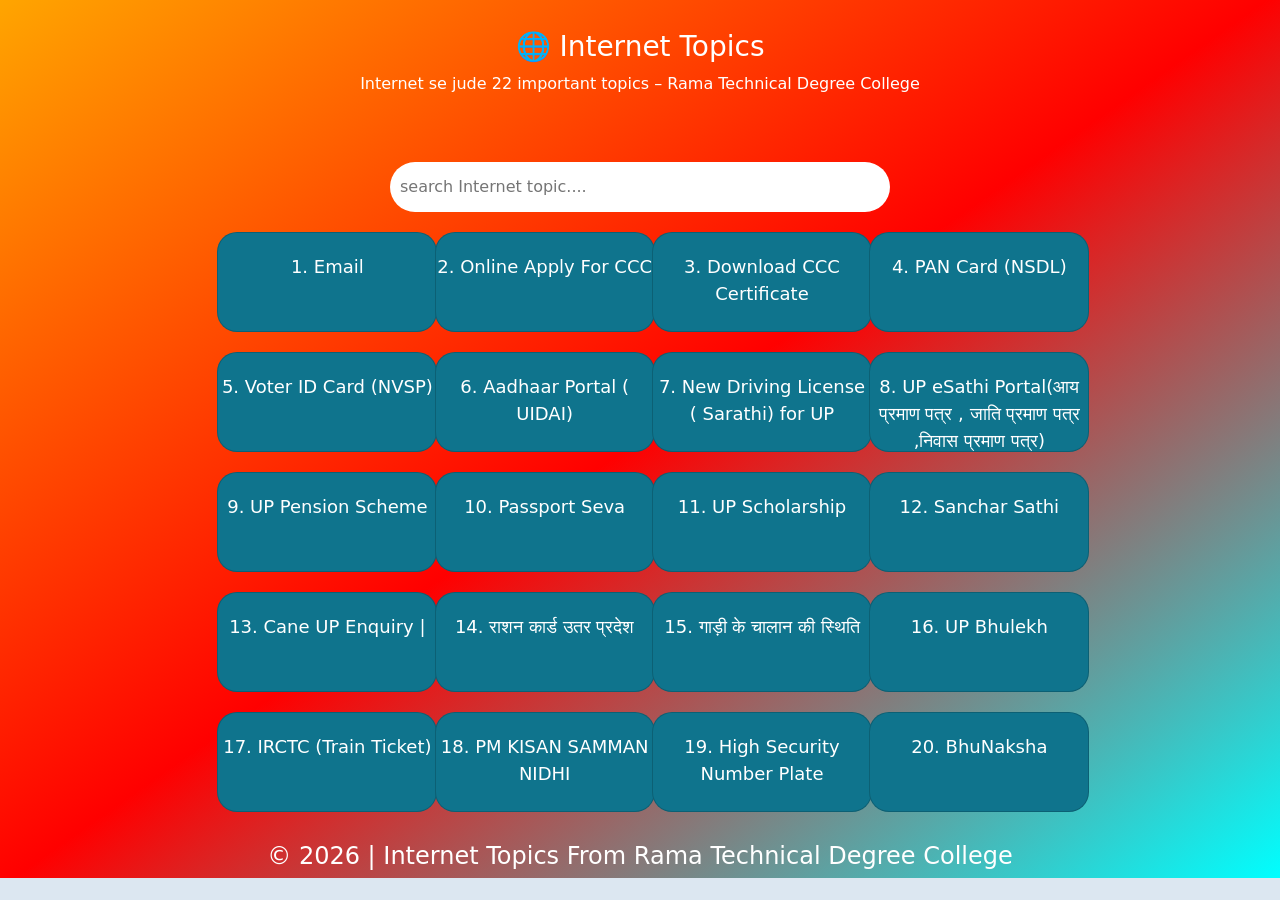
<file: Important wed links.html>
<!doctype html>
<html lang="en">
  <head>
    <!-- Required meta tags -->
    <meta charset="utf-8">
    <meta name="viewport" content="width=device-width, initial-scale=1">

    <!-- Bootstrap CSS -->
    <link href="https://cdn.jsdelivr.net/npm/bootstrap@5.0.2/dist/css/bootstrap.min.css" rel="stylesheet" integrity="sha384-EVSTQN3/azprG1Anm3QDgpJLIm9Nao0Yz1ztcQTwFspd3yD65VohhpuuCOmLASjC" crossorigin="anonymous">
    
    <title>Rama Computer</title>
    <link rel="stylesheet" href="style.css">
  </head>
  <body>
  

    <!-- Optional JavaScript; choose one of the two! -->

    <!-- Option 1: Bootstrap Bundle with Popper -->
    <script src="https://cdn.jsdelivr.net/npm/bootstrap@5.0.2/dist/js/bootstrap.bundle.min.js" integrity="sha384-MrcW6ZMFYlzcLA8Nl+NtUVF0sA7MsXsP1UyJoMp4YLEuNSfAP+JcXn/tWtIaxVXM" crossorigin="anonymous"></script>

    <!-- Option 2: Separate Popper and Bootstrap JS -->
    <!--
    <script src="https://cdn.jsdelivr.net/npm/@popperjs/core@2.9.2/dist/umd/popper.min.js" integrity="sha384-IQsoLXl5PILFhosVNubq5LC7Qb9DXgDA9i+tQ8Zj3iwWAwPtgFTxbJ8NT4GN1R8p" crossorigin="anonymous"></script>
    <script src="https://cdn.jsdelivr.net/npm/bootstrap@5.0.2/dist/js/bootstrap.min.js" integrity="sha384-cVKIPhGWiC2Al4u+LWgxfKTRIcfu0JTxR+EQDz/bgldoEyl4H0zUF0QKbrJ0EcQF" crossorigin="anonymous"></script>
    -->
 <div class="container-fliud" style="background: linear-gradient(145deg, orange,red,aqua );">
    <div class="row">
    <div class="col">
        <h3 style="color: white;text-align: center;margin-top: 30px;">
            🌐 Internet Topics
        </h3>
        <p style="color: white;text-align: center;">
            Internet se jude 22 important topics – Rama Technical Degree College
        </p>
    </div>
 </div>
 <div class="row">
    <div class="col" align="center">
        <input type="search" class="search" placeholder="search Internet topic.... ">
    </div>
 </div>
 <div class="row">
    <div class="col-2"></div>
    <div class="col-2">
        <div class="card"><a href="">1. Email</a></div>
    </div>
    <div class="col-2">
       <div class="card"><a href="">2. Online Apply For CCC</a></div> 
    </div>
    <div class="col-2">
        <div class="card"><a href="">3. Download CCC Certificate</a></div>
    </div>
    <div class="col-2">
        <div class="card"><a href="">4. PAN Card (NSDL)</a></div>
    </div>
    <div class="col-2"></div>
 </div>
  <div class="row">
    <div class="col-2"></div>
    <div class="col-2">
        <div class="card"><a href="">5. Voter ID Card (NVSP)</a></div>
    </div>
    <div class="col-2">
       <div class="card"><a href="">6. Aadhaar Portal ( UIDAI)</a></div> 
    </div>
    <div class="col-2">
        <div class="card"><a href="">7. New Driving License ( Sarathi) for UP</a></div>
    </div>
    <div class="col-2">
        <div class="card"><a href="">8. UP eSathi Portal(आय प्रमाण पत्र , जाति प्रमाण पत्र ,निवास प्रमाण पत्र)</a></div>
    </div>
    <div class="col-2"></div>
 </div>
 <div class="row">
    <div class="col-2"></div>
    <div class="col-2">
        <div class="card"><a href="">9. UP Pension Scheme</a></div>
    </div>
    <div class="col-2">
       <div class="card"><a href="">10. Passport Seva</a></div> 
    </div>
    <div class="col-2">
        <div class="card"><a href="">11. UP Scholarship</a></div>
    </div>
    <div class="col-2">
        <div class="card"><a href="">12. Sanchar Sathi</a></div>
    </div>
    <div class="col-2"></div>
 </div>
  <div class="row">
    <div class="col-2"></div>
    <div class="col-2">
        <div class="card"><a href="">13. Cane UP Enquiry |</a></div>
    </div>
    <div class="col-2">
       <div class="card"><a href="">14. राशन कार्ड उतर प्रदेश</a></div> 
    </div>
    <div class="col-2">
        <div class="card"><a href="">15. गाड़ी के चालान की स्थिति</a></div>
    </div>
    <div class="col-2">
        <div class="card"><a href="">16. UP Bhulekh</a></div>
    </div>
    <div class="col-2"></div>
 </div>
 <div class="row">
    <div class="col-2"></div>
    <div class="col-2">
        <div class="card"><a href="">17. IRCTC (Train Ticket)</a></div>
    </div>
    <div class="col-2">
       <div class="card"><a href="">18. PM KISAN SAMMAN NIDHI</a></div> 
    </div>
    <div class="col-2">
        <div class="card"><a href="">19. High Security Number Plate</a></div>
    </div>
    <div class="col-2">
        <div class="card"><a href="">20. BhuNaksha</a></div>
    </div>
    <div class="col-2"></div>
 </div>
 <div class="row">
    <div class="col">
        <h4 style="color: white;text-align: center;margin-top: 30px;">
            © 2026 | Internet Topics From Rama Technical Degree College
        </h4>
    </div>
 </div>


 </div>



  </body>
</html>
</file>
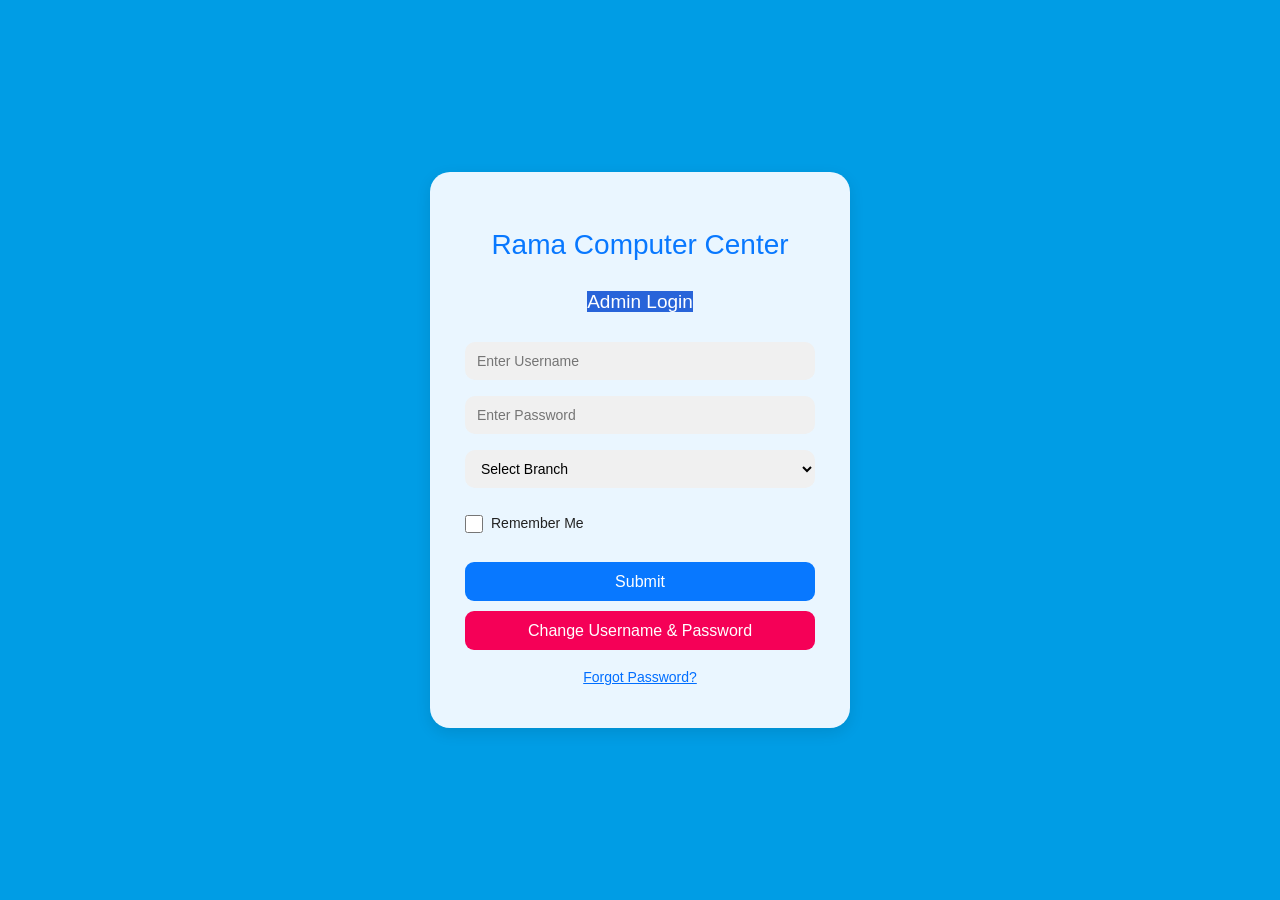
<file: RTDC.html>
<!doctype html>
<html lang="en">
  <head>
    <!-- Required meta tags -->
    <meta charset="utf-8">
    <meta name="viewport" content="width=device-width, initial-scale=1">

    <!-- Bootstrap CSS -->
    <link href="https://cdn.jsdelivr.net/npm/bootstrap@5.0.2/dist/css/bootstrap.min.css" rel="stylesheet" integrity="sha384-EVSTQN3/azprG1Anm3QDgpJLIm9Nao0Yz1ztcQTwFspd3yD65VohhpuuCOmLASjC" crossorigin="anonymous">
    
    <title>Rama Computer</title>
    <link rel="stylesheet" href="style.css">
  </head>
  <body>
  

    <!-- Optional JavaScript; choose one of the two! -->

    <!-- Option 1: Bootstrap Bundle with Popper -->
    <script src="https://cdn.jsdelivr.net/npm/bootstrap@5.0.2/dist/js/bootstrap.bundle.min.js" integrity="sha384-MrcW6ZMFYlzcLA8Nl+NtUVF0sA7MsXsP1UyJoMp4YLEuNSfAP+JcXn/tWtIaxVXM" crossorigin="anonymous"></script>

    <!-- Option 2: Separate Popper and Bootstrap JS -->
    <!--
    <script src="https://cdn.jsdelivr.net/npm/@popperjs/core@2.9.2/dist/umd/popper.min.js" integrity="sha384-IQsoLXl5PILFhosVNubq5LC7Qb9DXgDA9i+tQ8Zj3iwWAwPtgFTxbJ8NT4GN1R8p" crossorigin="anonymous"></script>
    <script src="https://cdn.jsdelivr.net/npm/bootstrap@5.0.2/dist/js/bootstrap.min.js" integrity="sha384-cVKIPhGWiC2Al4u+LWgxfKTRIcfu0JTxR+EQDz/bgldoEyl4H0zUF0QKbrJ0EcQF" crossorigin="anonymous"></script>
    -->
 <div class="conntainer-fiuid">
    <div class="row" align="center">
        <div class="col">
            
        
<!DOCTYPE html>
<html lang="en">
<head>
<meta charset="UTF-8">
<meta name="viewport" content="width=device-width, initial-scale=1.0">
<title>Rama Computer Center - Admin Login</title>

<style>
* {
    margin: 0;
    padding: 0;
    box-sizing: border-box;
    font-family: Arial, sans-serif;
}

body {
    min-height: 100vh;
    background: #009de5;
    display: flex;
    justify-content: center;
    align-items: center;
    padding: 5px;
}

.login-container {
    width: 420px;
    max-width: 100%;
    min-height: 538px;
    background: #eaf6ff;
    border-radius: 20px;
    padding: 56px 35px 40px;
    box-shadow: 0 5px 15px rgba(0,0,0,0.1);
}

h1 {
    text-align: center;
    color: #0878ff;
    font-size: 28px;
    margin-bottom: 20px;
    white-space: nowrap;
}

h3 {
    text-align: center;
    margin-bottom: 27px;
}

h3 span {
    background: #2864d9;
    color: white;
    font-size: 19px;
}

.form-group {
    margin-bottom: 16px;
}

input[type="text"],
input[type="password"],
select {
    width: 100%;
    height: 38px;
    border: none;
    outline: none;
    background: #f0f0f0;
    border-radius: 10px;
    padding: 0 12px;
    font-size: 14px;
}

select {
    cursor: pointer;
}

.remember {
    display: flex;
    align-items: center;
    gap: 8px;
    margin: 25px 0 28px;
    font-size: 14px;
    color: #222;
}

.remember input {
    width: 18px;
    height: 18px;
    cursor: pointer;
}

button {
    width: 100%;
    height: 39px;
    border: none;
    border-radius: 9px;
    color: white;
    font-size: 16px;
    cursor: pointer;
}

.submit-btn {
    background: #0878ff;
    margin-bottom: 10px;
}

.change-btn {
    background: #f50057;
    margin-bottom: 17px;
}

button:hover {
    opacity: 0.88;
}

.links {
    text-align: center;
    font-size: 14px;
}

.links a {
    color: #006eff;
    text-decoration: underline;
}

@media(max-width: 450px) {
    .login-container {
        padding: 55px 25px 40px;
    }

    h1 {
        font-size: 24px;
    }
}
</style>
</head>

<body>

<div class="login-container">

    <h1>Rama Computer Center</h1>

    <h3><span>Admin Login</span></h3>

    <form id="loginForm">

        <div class="form-group">
            <input type="text" id="username"
            placeholder="Enter Username" required>
        </div>

        <div class="form-group">
            <input type="password" id="password"
            placeholder="Enter Password" required>
        </div>

        <div class="form-group">
            <select id="branch" required>
                <option value="">Select Branch</option>
                <option value="Main Branch">Main Branch</option>
                <option value="Branch 2">Branch 2</option>
                <option value="Branch 3">Branch 3</option>
            </select>
        </div>

        <div class="remember">
            <input type="checkbox" id="remember">
            <label for="remember">Remember Me</label>
        </div>

        <button type="submit" class="submit-btn">
            Submit
        </button>

        <button type="button" class="change-btn"
        onclick="changeCredentials()">
            Change Username & Password
        </button>

        <div class="links">
            <a href="#" onclick="forgotPassword(event)">
                Forgot Password?
            </a>
        </div>

    </form>
</div>

<script>

// Login Form
document.getElementById("loginForm").addEventListener("submit",
function(e) {
    e.preventDefault();

    let username = document.getElementById("username").value;
    let password = document.getElementById("password").value;
    let branch = document.getElementById("branch").value;

    if(username && password && branch) {
        alert("Login Form Submitted Successfully!\nBranch: " + branch);

        // Yahan apna backend login API connect karein.
    }
});

// Change Username & Password
function changeCredentials() {
    alert("Please contact administrator to change username and password.");
}

// Forgot Password
function forgotPassword(e) {
    e.preventDefault();
    alert("Please contact administrator for password recovery.");
}

</script>

</body>
</html>


        </div>
    </div>
 </div>
    
  

  </body>
</html>
</file>
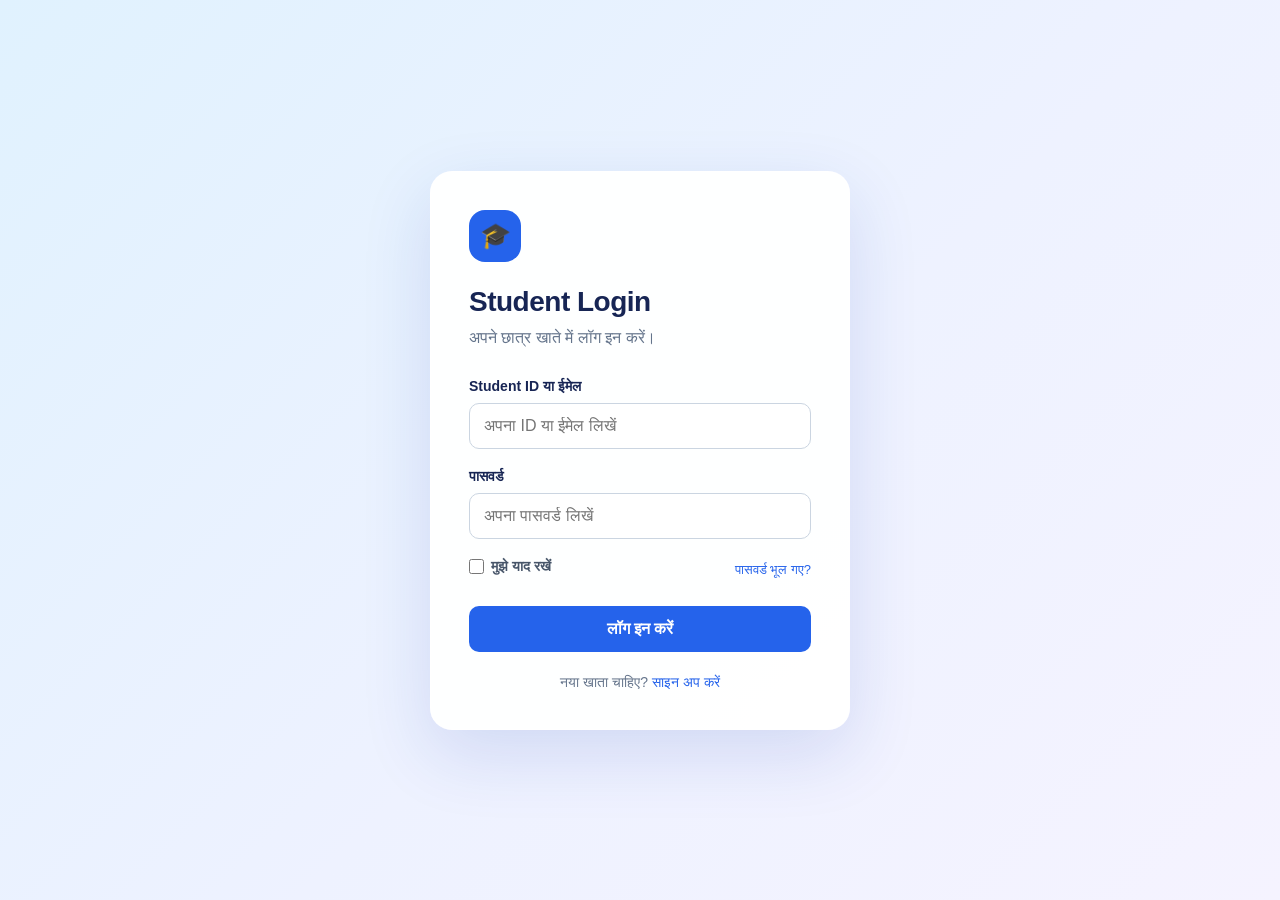
<file: stdlogin.html>
<!DOCTYPE html>
<html lang="hi">
<head>
	<meta charset="UTF-8">
	<meta name="viewport" content="width=device-width, initial-scale=1.0">
	<title>Student Login</title>
	<style>
		* { box-sizing: border-box; }
		body {
			margin: 0;
			min-height: 100vh;
			display: grid;
			place-items: center;
			padding: 24px;
			font-family: Arial, Helvetica, sans-serif;
			color: #172554;
			background: linear-gradient(135deg, #e0f2fe, #eef2ff 55%, #f5f3ff);
		}
		.login-card {
			width: min(100%, 420px);
			padding: 38px;
			border: 1px solid rgba(255,255,255,.8);
			border-radius: 22px;
			background: rgba(255,255,255,.94);
			box-shadow: 0 24px 70px rgba(30,64,175,.14);
		}
		.brand-mark {
			width: 52px;
			height: 52px;
			display: grid;
			place-items: center;
			margin-bottom: 24px;
			border-radius: 16px;
			background: #2563eb;
			color: white;
			font-size: 25px;
		}
		h1 { margin: 0 0 8px; font-size: 28px; letter-spacing: -.5px; }
		.subtitle { margin: 0 0 28px; color: #64748b; line-height: 1.5; }
		.field { margin-bottom: 19px; }
		label { display: block; margin-bottom: 8px; font-size: 14px; font-weight: 700; }
		input[type="text"], input[type="password"] {
			width: 100%;
			padding: 13px 14px;
			border: 1px solid #cbd5e1;
			border-radius: 10px;
			outline: none;
			color: #0f172a;
			font: inherit;
			transition: border-color .2s, box-shadow .2s;
		}
		input:focus { border-color: #2563eb; box-shadow: 0 0 0 3px rgba(37,99,235,.14); }
		.options { display: flex; justify-content: space-between; align-items: center; gap: 12px; margin: 2px 0 23px; font-size: 13px; }
		.remember { display: flex; align-items: center; gap: 7px; color: #475569; }
		.remember input { width: 15px; height: 15px; margin: 0; accent-color: #2563eb; }
		a { color: #2563eb; text-decoration: none; }
		a:hover { text-decoration: underline; }
		button {
			width: 100%;
			padding: 14px;
			border: 0;
			border-radius: 10px;
			background: #2563eb;
			color: #fff;
			font: inherit;
			font-weight: 700;
			cursor: pointer;
			transition: background .2s, transform .2s;
		}
		button:hover { background: #1d4ed8; transform: translateY(-1px); }
		.signup { margin: 22px 0 0; text-align: center; color: #64748b; font-size: 14px; }
		@media (max-width: 480px) { .login-card { padding: 28px 22px; } }
	</style>
</head>
<body>
	<main class="login-card">
		<div class="brand-mark" aria-hidden="true">🎓</div>
		<h1>Student Login</h1>
		<p class="subtitle">अपने छात्र खाते में लॉग इन करें।</p>
		<form action="#" method="post">
			<div class="field">
				<label for="student-id">Student ID या ईमेल</label>
				<input id="student-id" name="student-id" type="text" placeholder="अपना ID या ईमेल लिखें" autocomplete="username" required>
			</div>
			<div class="field">
				<label for="password">पासवर्ड</label>
				<input id="password" name="password" type="password" placeholder="अपना पासवर्ड लिखें" autocomplete="current-password" required>
			</div>
			<div class="options">
				<label class="remember"><input type="checkbox" name="remember"> मुझे याद रखें</label>
				<a href="#">पासवर्ड भूल गए?</a>
			</div>
			<button type="submit">लॉग इन करें</button>
		</form>
		<p class="signup">नया खाता चाहिए? <a href="#">साइन अप करें</a></p>
	</main>
</body>
</html>
</file>
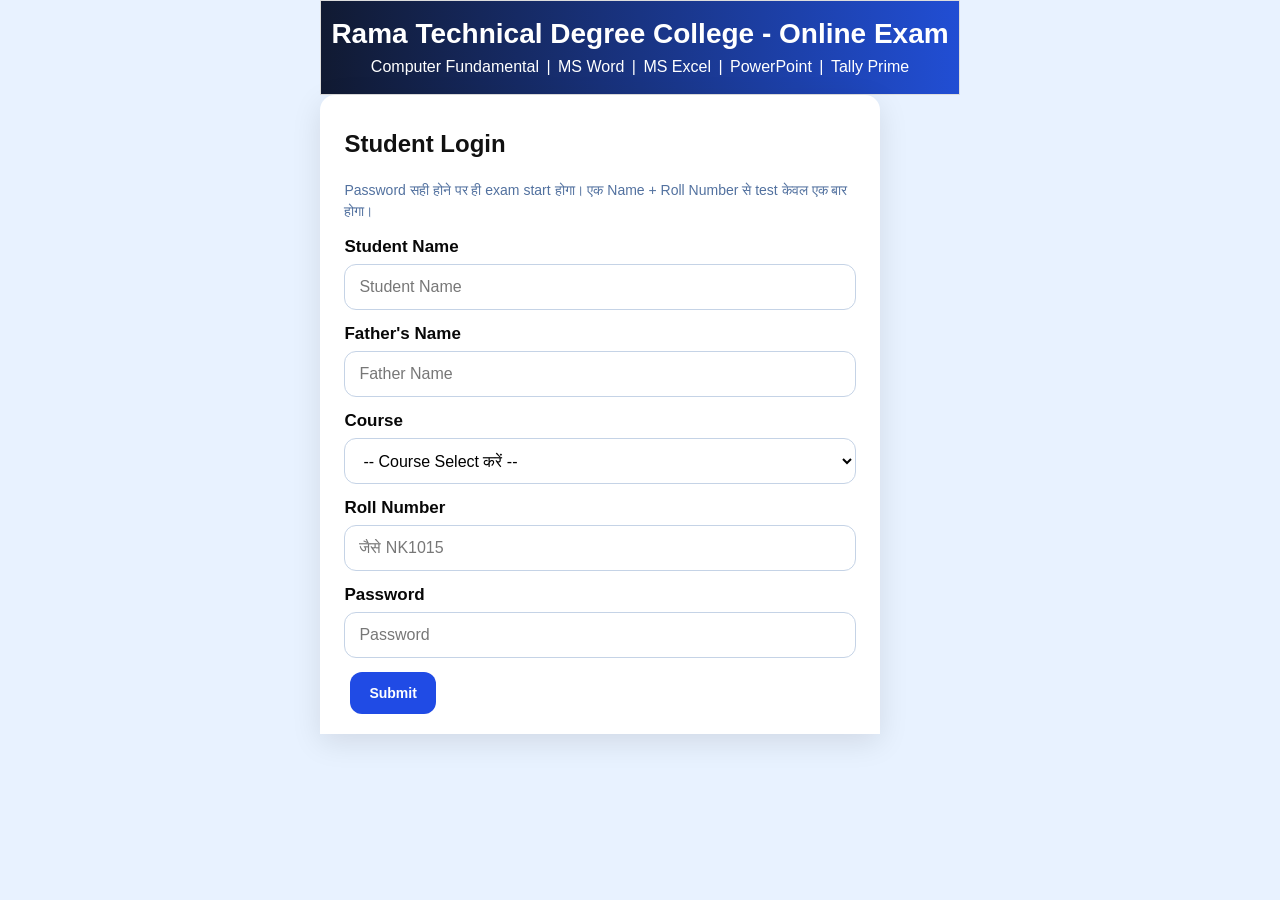
<file: Studant.html>
<!DOCTYPE html>
<html lang="en">
<head>
    <meta charset="UTF-8">
    <meta name="viewport" content="width=device-width, initial-scale=1.0">
    <title>Student Login</title>

    <style>
        * {
            margin: 0;
            padding: 0;
            box-sizing: border-box;
            font-family: Arial, sans-serif;
        }

        body {
            background: #e8f2ff;
            min-height: 100vh;
            display: flex;
            justify-content: center;
            align-items: flex-start;
            padding: 0 15px;
        }

        .login-container {
            width: 100%;
            max-width: 560px;
            background: #fff;
            padding: 35px 24px 20px;
            border-radius: 15px 15px 0 0;
            box-shadow: 0 8px 30px rgba(0,0,0,0.10);
        }

        h2 {
            font-size: 24px;
            color: #111;
            margin-bottom: 22px;
        }

        .info {
            font-size: 14px;
            color: #52719f;
            margin-bottom: 15px;
            line-height: 1.5;
        }

        .form-group {
            margin-bottom: 14px;
        }

        label {
            display: block;
            font-size: 17px;
            font-weight: bold;
            margin-bottom: 7px;
            color: #080808;
        }

        input, select {
            width: 100%;
            height: 46px;
            padding: 10px 14px;
            border: 1px solid #c5d3e6;
            border-radius: 12px;
            font-size: 16px;
            outline: none;
            background: white;
        }

        input:focus, select:focus {
            border-color: #2450e8;
        }

        input::placeholder {
            color: #777;
        }

        button {
            background: #204be5;
            color: white;
            border: none;
            padding: 13px 19px;
            border-radius: 12px;
            font-size: 14px;
            font-weight: bold;
            cursor: pointer;
            margin-left: 6px;
        }

        button:hover {
            background: #1538bd;
        }

        @media (max-width: 480px) {
            .login-container {
                padding: 25px 18px;
            }

            h2 {
                font-size: 22px;
            }
        }
    </style>
</head>

<body>
    <div class="conntainer-fluid">
        
<!DOCTYPE html>
<html lang="en">
<head>
    <meta charset="UTF-8">
    <meta name="viewport" content="width=device-width, initial-scale=1.0">
    <title>Online Exam Header</title>

    <style>
        * {
            margin: 0;
            padding: 0;
            box-sizing: border-box;
        }

        body {
            font-family: Arial, sans-serif;
        }

        .header {
            width: 100%;
            min-height: 95px;
            background: linear-gradient(
                to right,
                #111a32,
                #214ed4
            );
            border: 1px solid #ddd;
            text-align: center;
            padding: 17px 10px;
            color: white;
        }

        .header h1 {
            font-size: 28px;
            font-weight: bold;
            margin-bottom: 8px;
        }

        .courses {
            font-size: 16px;
            color: white;
        }

        .courses a {
            color: white;
            text-decoration: none;
            padding: 0 3px;
        }

        .courses a:hover {
            text-decoration: underline;
            color: #ffeb3b;
        }

        @media (max-width: 600px) {
            .header h1 {
                font-size: 20px;
            }

            .courses {
                font-size: 13px;
                line-height: 1.8;
            }
        }
    </style>
</head>

<body>

    <div class="header">
        <div class="col-1"></div>

        <h1>
            Rama Technical Degree College - Online Exam
        </h1>

        <div class="courses">
            <a href="#">Computer Fundamental</a> |
            <a href="#">MS Word</a> |
            <a href="#">MS Excel</a> |
            <a href="#">PowerPoint</a> |
            <a href="#">Tally Prime</a>
        </div>

    </div>

</body>
</html>


    <div class="login-container">
        

        <h2>Student Login</h2>

        <p class="info">
            Password सही होने पर ही exam start होगा।
            एक Name + Roll Number से test केवल एक बार होगा।
        </p>

        <form id="loginForm">

            <div class="form-group">
                <label>Student Name</label>
                <input type="text"
                       id="studentName"
                       placeholder="Student Name"
                       required>
            </div>

            <div class="form-group">
                <label>Father's Name</label>
                <input type="text"
                       id="fatherName"
                       placeholder="Father Name"
                       required>
            </div>

            <div class="form-group">
                <label>Course</label>
                <select id="course" required>
                    <option value="">-- Course Select करें --</option>
                    <option value="ADCA">ADCA</option>
                    <option value="DCA">DCA</option>
                    <option value="CCC">CCC</option>
                    <option value="O Level">O Level</option>
                    <option value="Tally">Tally</option>
                    <option value="DFA">DFA</option>
                </select>
            </div>

            <div class="form-group">
                <label>Roll Number</label>
                <input type="text"
                       id="rollNumber"
                       placeholder="जैसे NK1015"
                       required>
            </div>

            <div class="form-group">
                <label>Password</label>
                <input type="password"
                       id="password"
                       placeholder="Password"
                       required>
            </div>

            <button type="submit">Submit</button>

        </form>

    </div>

    <script>
        document.getElementById("loginForm")
        .addEventListener("submit", function(event) {

            event.preventDefault();

            const studentName =
                document.getElementById("studentName").value.trim();

            const fatherName =
                document.getElementById("fatherName").value.trim();

            const course =
                document.getElementById("course").value;

            const rollNumber =
                document.getElementById("rollNumber").value.trim();

            const password =
                document.getElementById("password").value;

            if (!studentName || !fatherName ||
                !course || !rollNumber || !password) {

                alert("कृपया सभी जानकारी भरें।");
                return;
            }

            // Demo login validation
            // Real password validation ke liye backend zaroori hai.

            if (password === "12345") {

                alert("Login Successful! Exam Start होगा।");

                console.log({
                    studentName,
                    fatherName,
                    course,
                    rollNumber
                });

                // Yahan exam page par redirect kar sakte hain.
                // window.location.href = "exam.html";

            } else {
                alert("Wrong Password! कृपया सही Password डालें।");
            }

        });
    </script>
</div>

</body>
</html>
</file>
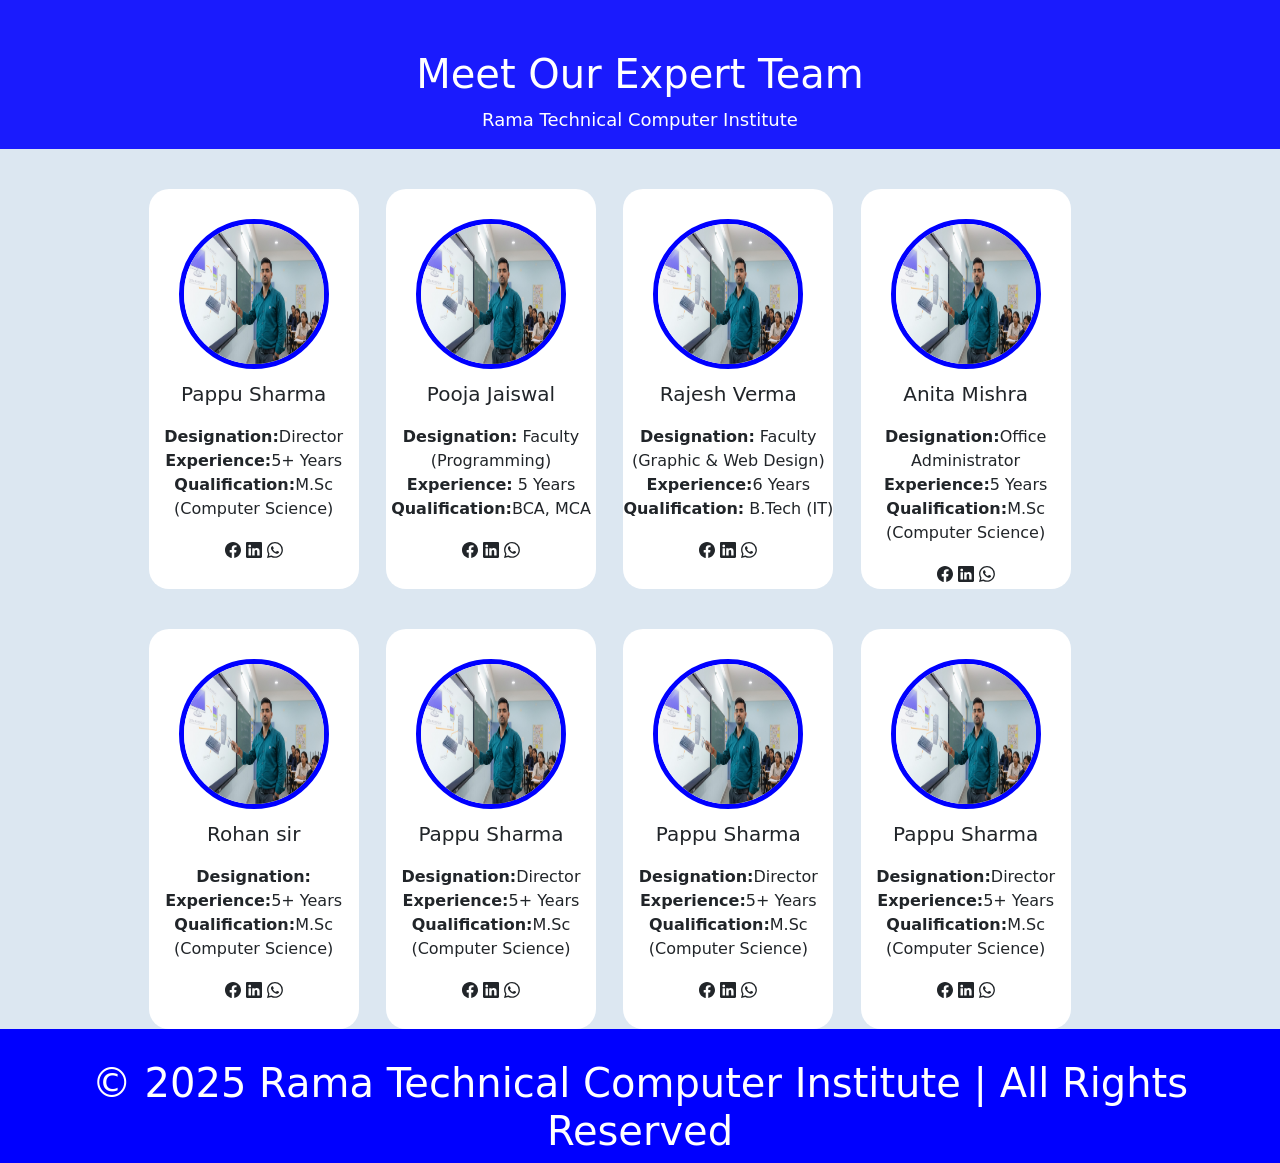
<file: Team.html>
<!doctype html>
<html lang="en">
  <head>
    <!-- Required meta tags -->
    <meta charset="utf-8">
    <meta name="viewport" content="width=device-width, initial-scale=1">

    <!-- Bootstrap CSS -->
    <link href="https://cdn.jsdelivr.net/npm/bootstrap@5.0.2/dist/css/bootstrap.min.css" rel="stylesheet" integrity="sha384-EVSTQN3/azprG1Anm3QDgpJLIm9Nao0Yz1ztcQTwFspd3yD65VohhpuuCOmLASjC" crossorigin="anonymous">
    
    <title>Rama Computer</title>
    <link rel="stylesheet" href="style.css">
  </head>
  <body>
  

    <!-- Optional JavaScript; choose one of the two! -->

    <!-- Option 1: Bootstrap Bundle with Popper -->
    <script src="https://cdn.jsdelivr.net/npm/bootstrap@5.0.2/dist/js/bootstrap.bundle.min.js" integrity="sha384-MrcW6ZMFYlzcLA8Nl+NtUVF0sA7MsXsP1UyJoMp4YLEuNSfAP+JcXn/tWtIaxVXM" crossorigin="anonymous"></script>

    <!-- Option 2: Separate Popper and Bootstrap JS -->
    <!--
    <script src="https://cdn.jsdelivr.net/npm/@popperjs/core@2.9.2/dist/umd/popper.min.js" integrity="sha384-IQsoLXl5PILFhosVNubq5LC7Qb9DXgDA9i+tQ8Zj3iwWAwPtgFTxbJ8NT4GN1R8p" crossorigin="anonymous"></script>
    <script src="https://cdn.jsdelivr.net/npm/bootstrap@5.0.2/dist/js/bootstrap.min.js" integrity="sha384-cVKIPhGWiC2Al4u+LWgxfKTRIcfu0JTxR+EQDz/bgldoEyl4H0zUF0QKbrJ0EcQF" crossorigin="anonymous"></script>
    -->
  <div class="conntainer-fluid">
    <div class="row" align="center">
        <div class="col" style="background-color: rgba(0, 0, 255, 0.884);">
            <h1 style="color: white; margin-top: 50px;">
                Meet Our Expert Team
            </h1>
            <p style="color: white; font-size: 18px;">
                Rama Technical Computer Institute
            </p>
        </div>
    </div>
    <div class="row">
        <div class="col-1"></div>
        <div class="col-2" style="margin-left: 20px;">
            <div class="teacher">
                <img src="img/director sir.jpg" width="150px" height="150px" style="border-radius: 50%; border: 5px solid blue;"  alt="">
                <p style="font-size: 20px; margin-top: 10px;">
                    Pappu Sharma
                </p>
                <p>
                    <b>Designation:</b>Director <br>
                    <b>Experience:</b>5+ Years <br>
                    <b>Qualification:</b>M.Sc (Computer Science) <br>


                </p>
                <svg xmlns="http://www.w3.org/2000/svg" width="16" height="16" fill="currentColor" class="bi bi-facebook" viewBox="0 0 16 16">
  <path d="M16 8.049c0-4.446-3.582-8.05-8-8.05C3.58 0-.002 3.603-.002 8.05c0 4.017 2.926 7.347 6.75 7.951v-5.625h-2.03V8.05H6.75V6.275c0-2.017 1.195-3.131 3.022-3.131.876 0 1.791.157 1.791.157v1.98h-1.009c-.993 0-1.303.621-1.303 1.258v1.51h2.218l-.354 2.326H9.25V16c3.824-.604 6.75-3.934 6.75-7.951"/>
</svg>
<svg xmlns="http://www.w3.org/2000/svg" width="16" height="16" fill="currentColor" class="bi bi-linkedin" viewBox="0 0 16 16">
  <path d="M0 1.146C0 .513.526 0 1.175 0h13.65C15.474 0 16 .513 16 1.146v13.708c0 .633-.526 1.146-1.175 1.146H1.175C.526 16 0 15.487 0 14.854zm4.943 12.248V6.169H2.542v7.225zm-1.2-8.212c.837 0 1.358-.554 1.358-1.248-.015-.709-.52-1.248-1.342-1.248S2.4 3.226 2.4 3.934c0 .694.521 1.248 1.327 1.248zm4.908 8.212V9.359c0-.216.016-.432.08-.586.173-.431.568-.878 1.232-.878.869 0 1.216.662 1.216 1.634v3.865h2.401V9.25c0-2.22-1.184-3.252-2.764-3.252-1.274 0-1.845.7-2.165 1.193v.025h-.016l.016-.025V6.169h-2.4c.03.678 0 7.225 0 7.225z"/>
</svg>
<svg xmlns="http://www.w3.org/2000/svg" width="16" height="16" fill="currentColor" class="bi bi-whatsapp" viewBox="0 0 16 16">
  <path d="M13.601 2.326A7.85 7.85 0 0 0 7.994 0C3.627 0 .068 3.558.064 7.926c0 1.399.366 2.76 1.057 3.965L0 16l4.204-1.102a7.9 7.9 0 0 0 3.79.965h.004c4.368 0 7.926-3.558 7.93-7.93A7.9 7.9 0 0 0 13.6 2.326zM7.994 14.521a6.6 6.6 0 0 1-3.356-.92l-.24-.144-2.494.654.666-2.433-.156-.251a6.56 6.56 0 0 1-1.007-3.505c0-3.626 2.957-6.584 6.591-6.584a6.56 6.56 0 0 1 4.66 1.931 6.56 6.56 0 0 1 1.928 4.66c-.004 3.639-2.961 6.592-6.592 6.592m3.615-4.934c-.197-.099-1.17-.578-1.353-.646-.182-.065-.315-.099-.445.099-.133.197-.513.646-.627.775-.114.133-.232.148-.43.05-.197-.1-.836-.308-1.592-.985-.59-.525-.985-1.175-1.103-1.372-.114-.198-.011-.304.088-.403.087-.088.197-.232.296-.346.1-.114.133-.198.198-.33.065-.134.034-.248-.015-.347-.05-.099-.445-1.076-.612-1.47-.16-.389-.323-.335-.445-.34-.114-.007-.247-.007-.38-.007a.73.73 0 0 0-.529.247c-.182.198-.691.677-.691 1.654s.71 1.916.81 2.049c.098.133 1.394 2.132 3.383 2.992.47.205.84.326 1.129.418.475.152.904.129 1.246.08.38-.058 1.171-.48 1.338-.943.164-.464.164-.86.114-.943-.049-.084-.182-.133-.38-.232"/>
</svg>
            </div>
        </div>
        <div class="col-2" style="margin-left: 20px;">
            <div class="teacher">
                <img src="img/director sir.jpg" width="150px" height="150px" style="border-radius: 50%;border: 5px solid blue;" alt="">
                <p style="font-size: 20px; margin-top: 10px;">
                    Pooja Jaiswal
                </p>
                <p>
                    <b>Designation:</b> Faculty (Programming) <br>
                    <b>Experience:</b> 5 Years <br>
                    <b>Qualification:</b>BCA, MCA<br>


                </p>
                <svg xmlns="http://www.w3.org/2000/svg" width="16" height="16" fill="currentColor" class="bi bi-facebook" viewBox="0 0 16 16">
  <path d="M16 8.049c0-4.446-3.582-8.05-8-8.05C3.58 0-.002 3.603-.002 8.05c0 4.017 2.926 7.347 6.75 7.951v-5.625h-2.03V8.05H6.75V6.275c0-2.017 1.195-3.131 3.022-3.131.876 0 1.791.157 1.791.157v1.98h-1.009c-.993 0-1.303.621-1.303 1.258v1.51h2.218l-.354 2.326H9.25V16c3.824-.604 6.75-3.934 6.75-7.951"/>
</svg>
<svg xmlns="http://www.w3.org/2000/svg" width="16" height="16" fill="currentColor" class="bi bi-linkedin" viewBox="0 0 16 16">
  <path d="M0 1.146C0 .513.526 0 1.175 0h13.65C15.474 0 16 .513 16 1.146v13.708c0 .633-.526 1.146-1.175 1.146H1.175C.526 16 0 15.487 0 14.854zm4.943 12.248V6.169H2.542v7.225zm-1.2-8.212c.837 0 1.358-.554 1.358-1.248-.015-.709-.52-1.248-1.342-1.248S2.4 3.226 2.4 3.934c0 .694.521 1.248 1.327 1.248zm4.908 8.212V9.359c0-.216.016-.432.08-.586.173-.431.568-.878 1.232-.878.869 0 1.216.662 1.216 1.634v3.865h2.401V9.25c0-2.22-1.184-3.252-2.764-3.252-1.274 0-1.845.7-2.165 1.193v.025h-.016l.016-.025V6.169h-2.4c.03.678 0 7.225 0 7.225z"/>
</svg>
<svg xmlns="http://www.w3.org/2000/svg" width="16" height="16" fill="currentColor" class="bi bi-whatsapp" viewBox="0 0 16 16">
  <path d="M13.601 2.326A7.85 7.85 0 0 0 7.994 0C3.627 0 .068 3.558.064 7.926c0 1.399.366 2.76 1.057 3.965L0 16l4.204-1.102a7.9 7.9 0 0 0 3.79.965h.004c4.368 0 7.926-3.558 7.93-7.93A7.9 7.9 0 0 0 13.6 2.326zM7.994 14.521a6.6 6.6 0 0 1-3.356-.92l-.24-.144-2.494.654.666-2.433-.156-.251a6.56 6.56 0 0 1-1.007-3.505c0-3.626 2.957-6.584 6.591-6.584a6.56 6.56 0 0 1 4.66 1.931 6.56 6.56 0 0 1 1.928 4.66c-.004 3.639-2.961 6.592-6.592 6.592m3.615-4.934c-.197-.099-1.17-.578-1.353-.646-.182-.065-.315-.099-.445.099-.133.197-.513.646-.627.775-.114.133-.232.148-.43.05-.197-.1-.836-.308-1.592-.985-.59-.525-.985-1.175-1.103-1.372-.114-.198-.011-.304.088-.403.087-.088.197-.232.296-.346.1-.114.133-.198.198-.33.065-.134.034-.248-.015-.347-.05-.099-.445-1.076-.612-1.47-.16-.389-.323-.335-.445-.34-.114-.007-.247-.007-.38-.007a.73.73 0 0 0-.529.247c-.182.198-.691.677-.691 1.654s.71 1.916.81 2.049c.098.133 1.394 2.132 3.383 2.992.47.205.84.326 1.129.418.475.152.904.129 1.246.08.38-.058 1.171-.48 1.338-.943.164-.464.164-.86.114-.943-.049-.084-.182-.133-.38-.232"/>
</svg>
            </div>
        </div>
        <div class="col-2" style="margin-left: 20px;">
            <div class="teacher">
                <img src="img/director sir.jpg" width="150px" height="150px" style="border-radius: 50%;border: 5px solid blue;" alt="">
                <p style="font-size: 20px; margin-top: 10px;">
                    Rajesh Verma
                </p>
                <p>
                    <b>Designation:</b> Faculty (Graphic & Web Design)<br>
                    <b>Experience:</b>6 Years <br>
                    <b>Qualification:</b> B.Tech (IT)<br>


                </p>
                <svg xmlns="http://www.w3.org/2000/svg" width="16" height="16" fill="currentColor" class="bi bi-facebook" viewBox="0 0 16 16">
  <path d="M16 8.049c0-4.446-3.582-8.05-8-8.05C3.58 0-.002 3.603-.002 8.05c0 4.017 2.926 7.347 6.75 7.951v-5.625h-2.03V8.05H6.75V6.275c0-2.017 1.195-3.131 3.022-3.131.876 0 1.791.157 1.791.157v1.98h-1.009c-.993 0-1.303.621-1.303 1.258v1.51h2.218l-.354 2.326H9.25V16c3.824-.604 6.75-3.934 6.75-7.951"/>
</svg>
<svg xmlns="http://www.w3.org/2000/svg" width="16" height="16" fill="currentColor" class="bi bi-linkedin" viewBox="0 0 16 16">
  <path d="M0 1.146C0 .513.526 0 1.175 0h13.65C15.474 0 16 .513 16 1.146v13.708c0 .633-.526 1.146-1.175 1.146H1.175C.526 16 0 15.487 0 14.854zm4.943 12.248V6.169H2.542v7.225zm-1.2-8.212c.837 0 1.358-.554 1.358-1.248-.015-.709-.52-1.248-1.342-1.248S2.4 3.226 2.4 3.934c0 .694.521 1.248 1.327 1.248zm4.908 8.212V9.359c0-.216.016-.432.08-.586.173-.431.568-.878 1.232-.878.869 0 1.216.662 1.216 1.634v3.865h2.401V9.25c0-2.22-1.184-3.252-2.764-3.252-1.274 0-1.845.7-2.165 1.193v.025h-.016l.016-.025V6.169h-2.4c.03.678 0 7.225 0 7.225z"/>
</svg>
<svg xmlns="http://www.w3.org/2000/svg" width="16" height="16" fill="currentColor" class="bi bi-whatsapp" viewBox="0 0 16 16">
  <path d="M13.601 2.326A7.85 7.85 0 0 0 7.994 0C3.627 0 .068 3.558.064 7.926c0 1.399.366 2.76 1.057 3.965L0 16l4.204-1.102a7.9 7.9 0 0 0 3.79.965h.004c4.368 0 7.926-3.558 7.93-7.93A7.9 7.9 0 0 0 13.6 2.326zM7.994 14.521a6.6 6.6 0 0 1-3.356-.92l-.24-.144-2.494.654.666-2.433-.156-.251a6.56 6.56 0 0 1-1.007-3.505c0-3.626 2.957-6.584 6.591-6.584a6.56 6.56 0 0 1 4.66 1.931 6.56 6.56 0 0 1 1.928 4.66c-.004 3.639-2.961 6.592-6.592 6.592m3.615-4.934c-.197-.099-1.17-.578-1.353-.646-.182-.065-.315-.099-.445.099-.133.197-.513.646-.627.775-.114.133-.232.148-.43.05-.197-.1-.836-.308-1.592-.985-.59-.525-.985-1.175-1.103-1.372-.114-.198-.011-.304.088-.403.087-.088.197-.232.296-.346.1-.114.133-.198.198-.33.065-.134.034-.248-.015-.347-.05-.099-.445-1.076-.612-1.47-.16-.389-.323-.335-.445-.34-.114-.007-.247-.007-.38-.007a.73.73 0 0 0-.529.247c-.182.198-.691.677-.691 1.654s.71 1.916.81 2.049c.098.133 1.394 2.132 3.383 2.992.47.205.84.326 1.129.418.475.152.904.129 1.246.08.38-.058 1.171-.48 1.338-.943.164-.464.164-.86.114-.943-.049-.084-.182-.133-.38-.232"/>
</svg>
            </div>
        </div>
        <div class="col-2" style="margin-left: 20px;">
            <div class="teacher">
                <img src="img/director sir.jpg" width="150px" height="150px" style="border-radius: 50%;border: 5px solid blue;" alt="">
                <p style="font-size: 20px; margin-top: 10px;">
                   Anita Mishra
                </p>
                <p>
                    <b>Designation:</b>Office Administrator <br>
                    <b>Experience:</b>5 Years <br>
                    <b>Qualification:</b>M.Sc (Computer Science) <br>


                </p>
                <svg xmlns="http://www.w3.org/2000/svg" width="16" height="16" fill="currentColor" class="bi bi-facebook" viewBox="0 0 16 16">
  <path d="M16 8.049c0-4.446-3.582-8.05-8-8.05C3.58 0-.002 3.603-.002 8.05c0 4.017 2.926 7.347 6.75 7.951v-5.625h-2.03V8.05H6.75V6.275c0-2.017 1.195-3.131 3.022-3.131.876 0 1.791.157 1.791.157v1.98h-1.009c-.993 0-1.303.621-1.303 1.258v1.51h2.218l-.354 2.326H9.25V16c3.824-.604 6.75-3.934 6.75-7.951"/>
</svg>
<svg xmlns="http://www.w3.org/2000/svg" width="16" height="16" fill="currentColor" class="bi bi-linkedin" viewBox="0 0 16 16">
  <path d="M0 1.146C0 .513.526 0 1.175 0h13.65C15.474 0 16 .513 16 1.146v13.708c0 .633-.526 1.146-1.175 1.146H1.175C.526 16 0 15.487 0 14.854zm4.943 12.248V6.169H2.542v7.225zm-1.2-8.212c.837 0 1.358-.554 1.358-1.248-.015-.709-.52-1.248-1.342-1.248S2.4 3.226 2.4 3.934c0 .694.521 1.248 1.327 1.248zm4.908 8.212V9.359c0-.216.016-.432.08-.586.173-.431.568-.878 1.232-.878.869 0 1.216.662 1.216 1.634v3.865h2.401V9.25c0-2.22-1.184-3.252-2.764-3.252-1.274 0-1.845.7-2.165 1.193v.025h-.016l.016-.025V6.169h-2.4c.03.678 0 7.225 0 7.225z"/>
</svg>
<svg xmlns="http://www.w3.org/2000/svg" width="16" height="16" fill="currentColor" class="bi bi-whatsapp" viewBox="0 0 16 16">
  <path d="M13.601 2.326A7.85 7.85 0 0 0 7.994 0C3.627 0 .068 3.558.064 7.926c0 1.399.366 2.76 1.057 3.965L0 16l4.204-1.102a7.9 7.9 0 0 0 3.79.965h.004c4.368 0 7.926-3.558 7.93-7.93A7.9 7.9 0 0 0 13.6 2.326zM7.994 14.521a6.6 6.6 0 0 1-3.356-.92l-.24-.144-2.494.654.666-2.433-.156-.251a6.56 6.56 0 0 1-1.007-3.505c0-3.626 2.957-6.584 6.591-6.584a6.56 6.56 0 0 1 4.66 1.931 6.56 6.56 0 0 1 1.928 4.66c-.004 3.639-2.961 6.592-6.592 6.592m3.615-4.934c-.197-.099-1.17-.578-1.353-.646-.182-.065-.315-.099-.445.099-.133.197-.513.646-.627.775-.114.133-.232.148-.43.05-.197-.1-.836-.308-1.592-.985-.59-.525-.985-1.175-1.103-1.372-.114-.198-.011-.304.088-.403.087-.088.197-.232.296-.346.1-.114.133-.198.198-.33.065-.134.034-.248-.015-.347-.05-.099-.445-1.076-.612-1.47-.16-.389-.323-.335-.445-.34-.114-.007-.247-.007-.38-.007a.73.73 0 0 0-.529.247c-.182.198-.691.677-.691 1.654s.71 1.916.81 2.049c.098.133 1.394 2.132 3.383 2.992.47.205.84.326 1.129.418.475.152.904.129 1.246.08.38-.058 1.171-.48 1.338-.943.164-.464.164-.86.114-.943-.049-.084-.182-.133-.38-.232"/>
</svg>
            </div>
        </div>
    </div>
  </div>
  <div class="row">
        <div class="col-1"></div>
        <div class="col-2" style="margin-left: 20px;">
            <div class="teacher">
                <img src="img/director sir.jpg" width="150px" height="150px" style="border-radius: 50%;border: 5px solid blue;" alt="">
                <p style="font-size: 20px; margin-top: 10px;">
                   Rohan sir 
                </p>
                <p>
                    <b>Designation:</b> <br>
                    <b>Experience:</b>5+ Years <br>
                    <b>Qualification:</b>M.Sc (Computer Science) <br>


                </p>
                <svg xmlns="http://www.w3.org/2000/svg" width="16" height="16" fill="currentColor" class="bi bi-facebook" viewBox="0 0 16 16">
  <path d="M16 8.049c0-4.446-3.582-8.05-8-8.05C3.58 0-.002 3.603-.002 8.05c0 4.017 2.926 7.347 6.75 7.951v-5.625h-2.03V8.05H6.75V6.275c0-2.017 1.195-3.131 3.022-3.131.876 0 1.791.157 1.791.157v1.98h-1.009c-.993 0-1.303.621-1.303 1.258v1.51h2.218l-.354 2.326H9.25V16c3.824-.604 6.75-3.934 6.75-7.951"/>
</svg>
<svg xmlns="http://www.w3.org/2000/svg" width="16" height="16" fill="currentColor" class="bi bi-linkedin" viewBox="0 0 16 16">
  <path d="M0 1.146C0 .513.526 0 1.175 0h13.65C15.474 0 16 .513 16 1.146v13.708c0 .633-.526 1.146-1.175 1.146H1.175C.526 16 0 15.487 0 14.854zm4.943 12.248V6.169H2.542v7.225zm-1.2-8.212c.837 0 1.358-.554 1.358-1.248-.015-.709-.52-1.248-1.342-1.248S2.4 3.226 2.4 3.934c0 .694.521 1.248 1.327 1.248zm4.908 8.212V9.359c0-.216.016-.432.08-.586.173-.431.568-.878 1.232-.878.869 0 1.216.662 1.216 1.634v3.865h2.401V9.25c0-2.22-1.184-3.252-2.764-3.252-1.274 0-1.845.7-2.165 1.193v.025h-.016l.016-.025V6.169h-2.4c.03.678 0 7.225 0 7.225z"/>
</svg>
<svg xmlns="http://www.w3.org/2000/svg" width="16" height="16" fill="currentColor" class="bi bi-whatsapp" viewBox="0 0 16 16">
  <path d="M13.601 2.326A7.85 7.85 0 0 0 7.994 0C3.627 0 .068 3.558.064 7.926c0 1.399.366 2.76 1.057 3.965L0 16l4.204-1.102a7.9 7.9 0 0 0 3.79.965h.004c4.368 0 7.926-3.558 7.93-7.93A7.9 7.9 0 0 0 13.6 2.326zM7.994 14.521a6.6 6.6 0 0 1-3.356-.92l-.24-.144-2.494.654.666-2.433-.156-.251a6.56 6.56 0 0 1-1.007-3.505c0-3.626 2.957-6.584 6.591-6.584a6.56 6.56 0 0 1 4.66 1.931 6.56 6.56 0 0 1 1.928 4.66c-.004 3.639-2.961 6.592-6.592 6.592m3.615-4.934c-.197-.099-1.17-.578-1.353-.646-.182-.065-.315-.099-.445.099-.133.197-.513.646-.627.775-.114.133-.232.148-.43.05-.197-.1-.836-.308-1.592-.985-.59-.525-.985-1.175-1.103-1.372-.114-.198-.011-.304.088-.403.087-.088.197-.232.296-.346.1-.114.133-.198.198-.33.065-.134.034-.248-.015-.347-.05-.099-.445-1.076-.612-1.47-.16-.389-.323-.335-.445-.34-.114-.007-.247-.007-.38-.007a.73.73 0 0 0-.529.247c-.182.198-.691.677-.691 1.654s.71 1.916.81 2.049c.098.133 1.394 2.132 3.383 2.992.47.205.84.326 1.129.418.475.152.904.129 1.246.08.38-.058 1.171-.48 1.338-.943.164-.464.164-.86.114-.943-.049-.084-.182-.133-.38-.232"/>
</svg>
            </div>
        </div>
        <div class="col-2" style="margin-left: 20px;">
            <div class="teacher">
                <img src="img/director sir.jpg" width="150px" height="150px" style="border-radius: 50%;border: 5px solid blue;" alt="">
                <p style="font-size: 20px; margin-top: 10px;">
                    Pappu Sharma
                </p>
                <p>
                    <b>Designation:</b>Director <br>
                    <b>Experience:</b>5+ Years <br>
                    <b>Qualification:</b>M.Sc (Computer Science) <br>


                </p>
                <svg xmlns="http://www.w3.org/2000/svg" width="16" height="16" fill="currentColor" class="bi bi-facebook" viewBox="0 0 16 16">
  <path d="M16 8.049c0-4.446-3.582-8.05-8-8.05C3.58 0-.002 3.603-.002 8.05c0 4.017 2.926 7.347 6.75 7.951v-5.625h-2.03V8.05H6.75V6.275c0-2.017 1.195-3.131 3.022-3.131.876 0 1.791.157 1.791.157v1.98h-1.009c-.993 0-1.303.621-1.303 1.258v1.51h2.218l-.354 2.326H9.25V16c3.824-.604 6.75-3.934 6.75-7.951"/>
</svg>
<svg xmlns="http://www.w3.org/2000/svg" width="16" height="16" fill="currentColor" class="bi bi-linkedin" viewBox="0 0 16 16">
  <path d="M0 1.146C0 .513.526 0 1.175 0h13.65C15.474 0 16 .513 16 1.146v13.708c0 .633-.526 1.146-1.175 1.146H1.175C.526 16 0 15.487 0 14.854zm4.943 12.248V6.169H2.542v7.225zm-1.2-8.212c.837 0 1.358-.554 1.358-1.248-.015-.709-.52-1.248-1.342-1.248S2.4 3.226 2.4 3.934c0 .694.521 1.248 1.327 1.248zm4.908 8.212V9.359c0-.216.016-.432.08-.586.173-.431.568-.878 1.232-.878.869 0 1.216.662 1.216 1.634v3.865h2.401V9.25c0-2.22-1.184-3.252-2.764-3.252-1.274 0-1.845.7-2.165 1.193v.025h-.016l.016-.025V6.169h-2.4c.03.678 0 7.225 0 7.225z"/>
</svg>
<svg xmlns="http://www.w3.org/2000/svg" width="16" height="16" fill="currentColor" class="bi bi-whatsapp" viewBox="0 0 16 16">
  <path d="M13.601 2.326A7.85 7.85 0 0 0 7.994 0C3.627 0 .068 3.558.064 7.926c0 1.399.366 2.76 1.057 3.965L0 16l4.204-1.102a7.9 7.9 0 0 0 3.79.965h.004c4.368 0 7.926-3.558 7.93-7.93A7.9 7.9 0 0 0 13.6 2.326zM7.994 14.521a6.6 6.6 0 0 1-3.356-.92l-.24-.144-2.494.654.666-2.433-.156-.251a6.56 6.56 0 0 1-1.007-3.505c0-3.626 2.957-6.584 6.591-6.584a6.56 6.56 0 0 1 4.66 1.931 6.56 6.56 0 0 1 1.928 4.66c-.004 3.639-2.961 6.592-6.592 6.592m3.615-4.934c-.197-.099-1.17-.578-1.353-.646-.182-.065-.315-.099-.445.099-.133.197-.513.646-.627.775-.114.133-.232.148-.43.05-.197-.1-.836-.308-1.592-.985-.59-.525-.985-1.175-1.103-1.372-.114-.198-.011-.304.088-.403.087-.088.197-.232.296-.346.1-.114.133-.198.198-.33.065-.134.034-.248-.015-.347-.05-.099-.445-1.076-.612-1.47-.16-.389-.323-.335-.445-.34-.114-.007-.247-.007-.38-.007a.73.73 0 0 0-.529.247c-.182.198-.691.677-.691 1.654s.71 1.916.81 2.049c.098.133 1.394 2.132 3.383 2.992.47.205.84.326 1.129.418.475.152.904.129 1.246.08.38-.058 1.171-.48 1.338-.943.164-.464.164-.86.114-.943-.049-.084-.182-.133-.38-.232"/>
</svg>
            </div>
        </div>
        <div class="col-2" style="margin-left: 20px;">
            <div class="teacher">
                <img src="img/director sir.jpg" width="150px" height="150px" style="border-radius: 50%;border: 5px solid blue;" alt="">
                <p style="font-size: 20px; margin-top: 10px;">
                    Pappu Sharma
                </p>
                <p>
                    <b>Designation:</b>Director <br>
                    <b>Experience:</b>5+ Years <br>
                    <b>Qualification:</b>M.Sc (Computer Science) <br>


                </p>
                <svg xmlns="http://www.w3.org/2000/svg" width="16" height="16" fill="currentColor" class="bi bi-facebook" viewBox="0 0 16 16">
  <path d="M16 8.049c0-4.446-3.582-8.05-8-8.05C3.58 0-.002 3.603-.002 8.05c0 4.017 2.926 7.347 6.75 7.951v-5.625h-2.03V8.05H6.75V6.275c0-2.017 1.195-3.131 3.022-3.131.876 0 1.791.157 1.791.157v1.98h-1.009c-.993 0-1.303.621-1.303 1.258v1.51h2.218l-.354 2.326H9.25V16c3.824-.604 6.75-3.934 6.75-7.951"/>
</svg>
<svg xmlns="http://www.w3.org/2000/svg" width="16" height="16" fill="currentColor" class="bi bi-linkedin" viewBox="0 0 16 16">
  <path d="M0 1.146C0 .513.526 0 1.175 0h13.65C15.474 0 16 .513 16 1.146v13.708c0 .633-.526 1.146-1.175 1.146H1.175C.526 16 0 15.487 0 14.854zm4.943 12.248V6.169H2.542v7.225zm-1.2-8.212c.837 0 1.358-.554 1.358-1.248-.015-.709-.52-1.248-1.342-1.248S2.4 3.226 2.4 3.934c0 .694.521 1.248 1.327 1.248zm4.908 8.212V9.359c0-.216.016-.432.08-.586.173-.431.568-.878 1.232-.878.869 0 1.216.662 1.216 1.634v3.865h2.401V9.25c0-2.22-1.184-3.252-2.764-3.252-1.274 0-1.845.7-2.165 1.193v.025h-.016l.016-.025V6.169h-2.4c.03.678 0 7.225 0 7.225z"/>
</svg>
<svg xmlns="http://www.w3.org/2000/svg" width="16" height="16" fill="currentColor" class="bi bi-whatsapp" viewBox="0 0 16 16">
  <path d="M13.601 2.326A7.85 7.85 0 0 0 7.994 0C3.627 0 .068 3.558.064 7.926c0 1.399.366 2.76 1.057 3.965L0 16l4.204-1.102a7.9 7.9 0 0 0 3.79.965h.004c4.368 0 7.926-3.558 7.93-7.93A7.9 7.9 0 0 0 13.6 2.326zM7.994 14.521a6.6 6.6 0 0 1-3.356-.92l-.24-.144-2.494.654.666-2.433-.156-.251a6.56 6.56 0 0 1-1.007-3.505c0-3.626 2.957-6.584 6.591-6.584a6.56 6.56 0 0 1 4.66 1.931 6.56 6.56 0 0 1 1.928 4.66c-.004 3.639-2.961 6.592-6.592 6.592m3.615-4.934c-.197-.099-1.17-.578-1.353-.646-.182-.065-.315-.099-.445.099-.133.197-.513.646-.627.775-.114.133-.232.148-.43.05-.197-.1-.836-.308-1.592-.985-.59-.525-.985-1.175-1.103-1.372-.114-.198-.011-.304.088-.403.087-.088.197-.232.296-.346.1-.114.133-.198.198-.33.065-.134.034-.248-.015-.347-.05-.099-.445-1.076-.612-1.47-.16-.389-.323-.335-.445-.34-.114-.007-.247-.007-.38-.007a.73.73 0 0 0-.529.247c-.182.198-.691.677-.691 1.654s.71 1.916.81 2.049c.098.133 1.394 2.132 3.383 2.992.47.205.84.326 1.129.418.475.152.904.129 1.246.08.38-.058 1.171-.48 1.338-.943.164-.464.164-.86.114-.943-.049-.084-.182-.133-.38-.232"/>
</svg>
            </div>
        </div>
        <div class="col-2" style="margin-left: 20px;">
            <div class="teacher">
                <img src="img/director sir.jpg" width="150px" height="150px" style="border-radius: 50%;border: 5px solid blue;" alt="">
                <p style="font-size: 20px; margin-top: 10px;">
                    Pappu Sharma
                </p>
                <p>
                    <b>Designation:</b>Director <br>
                    <b>Experience:</b>5+ Years <br>
                    <b>Qualification:</b>M.Sc (Computer Science) <br>


                </p>
                <svg xmlns="http://www.w3.org/2000/svg" width="16" height="16" fill="currentColor" class="bi bi-facebook" viewBox="0 0 16 16">
  <path d="M16 8.049c0-4.446-3.582-8.05-8-8.05C3.58 0-.002 3.603-.002 8.05c0 4.017 2.926 7.347 6.75 7.951v-5.625h-2.03V8.05H6.75V6.275c0-2.017 1.195-3.131 3.022-3.131.876 0 1.791.157 1.791.157v1.98h-1.009c-.993 0-1.303.621-1.303 1.258v1.51h2.218l-.354 2.326H9.25V16c3.824-.604 6.75-3.934 6.75-7.951"/>
</svg>
<svg xmlns="http://www.w3.org/2000/svg" width="16" height="16" fill="currentColor" class="bi bi-linkedin" viewBox="0 0 16 16">
  <path d="M0 1.146C0 .513.526 0 1.175 0h13.65C15.474 0 16 .513 16 1.146v13.708c0 .633-.526 1.146-1.175 1.146H1.175C.526 16 0 15.487 0 14.854zm4.943 12.248V6.169H2.542v7.225zm-1.2-8.212c.837 0 1.358-.554 1.358-1.248-.015-.709-.52-1.248-1.342-1.248S2.4 3.226 2.4 3.934c0 .694.521 1.248 1.327 1.248zm4.908 8.212V9.359c0-.216.016-.432.08-.586.173-.431.568-.878 1.232-.878.869 0 1.216.662 1.216 1.634v3.865h2.401V9.25c0-2.22-1.184-3.252-2.764-3.252-1.274 0-1.845.7-2.165 1.193v.025h-.016l.016-.025V6.169h-2.4c.03.678 0 7.225 0 7.225z"/>
</svg>
<svg xmlns="http://www.w3.org/2000/svg" width="16" height="16" fill="currentColor" class="bi bi-whatsapp" viewBox="0 0 16 16">
  <path d="M13.601 2.326A7.85 7.85 0 0 0 7.994 0C3.627 0 .068 3.558.064 7.926c0 1.399.366 2.76 1.057 3.965L0 16l4.204-1.102a7.9 7.9 0 0 0 3.79.965h.004c4.368 0 7.926-3.558 7.93-7.93A7.9 7.9 0 0 0 13.6 2.326zM7.994 14.521a6.6 6.6 0 0 1-3.356-.92l-.24-.144-2.494.654.666-2.433-.156-.251a6.56 6.56 0 0 1-1.007-3.505c0-3.626 2.957-6.584 6.591-6.584a6.56 6.56 0 0 1 4.66 1.931 6.56 6.56 0 0 1 1.928 4.66c-.004 3.639-2.961 6.592-6.592 6.592m3.615-4.934c-.197-.099-1.17-.578-1.353-.646-.182-.065-.315-.099-.445.099-.133.197-.513.646-.627.775-.114.133-.232.148-.43.05-.197-.1-.836-.308-1.592-.985-.59-.525-.985-1.175-1.103-1.372-.114-.198-.011-.304.088-.403.087-.088.197-.232.296-.346.1-.114.133-.198.198-.33.065-.134.034-.248-.015-.347-.05-.099-.445-1.076-.612-1.47-.16-.389-.323-.335-.445-.34-.114-.007-.247-.007-.38-.007a.73.73 0 0 0-.529.247c-.182.198-.691.677-.691 1.654s.71 1.916.81 2.049c.098.133 1.394 2.132 3.383 2.992.47.205.84.326 1.129.418.475.152.904.129 1.246.08.38-.058 1.171-.48 1.338-.943.164-.464.164-.86.114-.943-.049-.084-.182-.133-.38-.232"/>
</svg>
            </div>
        </div>
    </div>
    <div class="row" style="background-color: blue;">
      <div class="col">
        <h1 style="color: white;text-align: center;margin-top: 30px;">
          © 2025 Rama Technical Computer Institute | All Rights Reserved
        </h1>
      </div>
    </div>
  
 
    </div>
    
  

  </body>
</html>
</file>
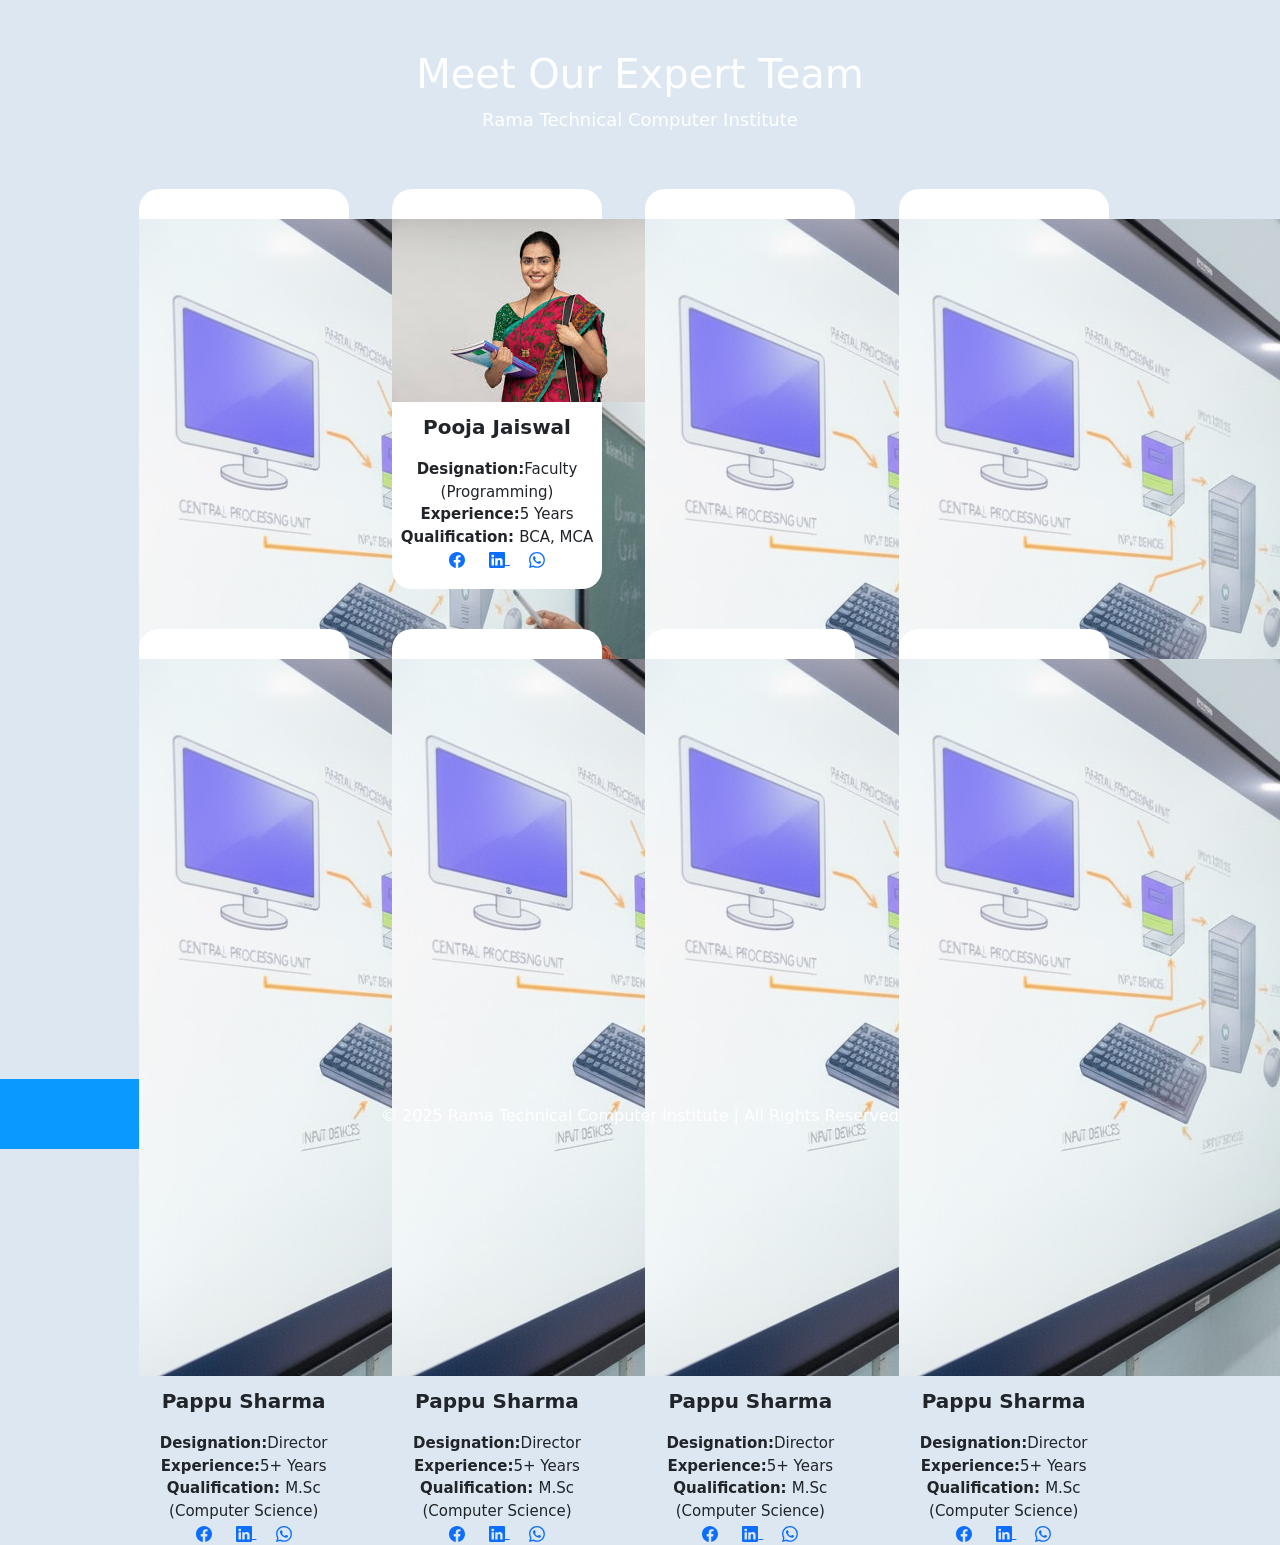
<file: team.html>
<!doctype html>
<html lang="en">
  <head>
    <!-- Required meta tags -->
    <meta charset="utf-8">
    <meta name="viewport" content="width=device-width, initial-scale=1">

    <!-- Bootstrap CSS -->
    <link href="https://cdn.jsdelivr.net/npm/bootstrap@5.0.2/dist/css/bootstrap.min.css" rel="stylesheet" integrity="sha384-EVSTQN3/azprG1Anm3QDgpJLIm9Nao0Yz1ztcQTwFspd3yD65VohhpuuCOmLASjC" crossorigin="anonymous">
    
    <title>Rama Computer</title>
    <link rel="stylesheet" href="style.css">
  </head>
  <body>
  

    <!-- Optional JavaScript; choose one of the two! -->

    <!-- Option 1: Bootstrap Bundle with Popper -->
    <script src="https://cdn.jsdelivr.net/npm/bootstrap@5.0.2/dist/js/bootstrap.bundle.min.js" integrity="sha384-MrcW6ZMFYlzcLA8Nl+NtUVF0sA7MsXsP1UyJoMp4YLEuNSfAP+JcXn/tWtIaxVXM" crossorigin="anonymous"></script>

    <!-- Option 2: Separate Popper and Bootstrap JS -->
    <!--
    <script src="https://cdn.jsdelivr.net/npm/@popperjs/core@2.9.2/dist/umd/popper.min.js" integrity="sha384-IQsoLXl5PILFhosVNubq5LC7Qb9DXgDA9i+tQ8Zj3iwWAwPtgFTxbJ8NT4GN1R8p" crossorigin="anonymous"></script>
    <script src="https://cdn.jsdelivr.net/npm/bootstrap@5.0.2/dist/js/bootstrap.min.js" integrity="sha384-cVKIPhGWiC2Al4u+LWgxfKTRIcfu0JTxR+EQDz/bgldoEyl4H0zUF0QKbrJ0EcQF" crossorigin="anonymous"></script>
    -->
<div class="container-fluid">

    <div class="row" id="tm">
        <div class="col" align="center">
            <h1 style="color: white; margin-top: 50px;">Meet Our Expert Team</h1>
            <p style="color: white; font-size: 18px;">Rama Technical Computer Institute</p>
        </div>
    </div>

<div class="row">
    <div class="col-1"></div>
    <div class="col-2">
        <div class="teacher">
            <img src="img/sir.jpg" alt="" class="imgg">
            <p style="font-size: 20px; margin-top: 10px;">
                <b>Pappu Sharma</b>
            </p>
            <p style="font-size: 15px;">
                <b>Designation:</b>Director <br>
                <b>Experience:</b>5+ Years <br>
                <b>Qualification: </b>M.Sc (Computer Science)
                <br>
                <a href="" class="linkkk"><svg xmlns="http://www.w3.org/2000/svg" width="16" height="16" fill="currentColor" class="bi bi-facebook" viewBox="0 0 16 16">
  <path d="M16 8.049c0-4.446-3.582-8.05-8-8.05C3.58 0-.002 3.603-.002 8.05c0 4.017 2.926 7.347 6.75 7.951v-5.625h-2.03V8.05H6.75V6.275c0-2.017 1.195-3.131 3.022-3.131.876 0 1.791.157 1.791.157v1.98h-1.009c-.993 0-1.303.621-1.303 1.258v1.51h2.218l-.354 2.326H9.25V16c3.824-.604 6.75-3.934 6.75-7.951"/>
</svg></a> &nbsp;  &nbsp;
                <a href="" class="linkkk">
                    <svg xmlns="http://www.w3.org/2000/svg" width="16" height="16" fill="currentColor" class="bi bi-linkedin" viewBox="0 0 16 16">
  <path d="M0 1.146C0 .513.526 0 1.175 0h13.65C15.474 0 16 .513 16 1.146v13.708c0 .633-.526 1.146-1.175 1.146H1.175C.526 16 0 15.487 0 14.854zm4.943 12.248V6.169H2.542v7.225zm-1.2-8.212c.837 0 1.358-.554 1.358-1.248-.015-.709-.52-1.248-1.342-1.248S2.4 3.226 2.4 3.934c0 .694.521 1.248 1.327 1.248zm4.908 8.212V9.359c0-.216.016-.432.08-.586.173-.431.568-.878 1.232-.878.869 0 1.216.662 1.216 1.634v3.865h2.401V9.25c0-2.22-1.184-3.252-2.764-3.252-1.274 0-1.845.7-2.165 1.193v.025h-.016l.016-.025V6.169h-2.4c.03.678 0 7.225 0 7.225z"/>
</svg>
                </a>  &nbsp; &nbsp;
                <a href="" class="linkkk">
                    <svg xmlns="http://www.w3.org/2000/svg" width="16" height="16" fill="currentColor" class="bi bi-whatsapp" viewBox="0 0 16 16">
  <path d="M13.601 2.326A7.85 7.85 0 0 0 7.994 0C3.627 0 .068 3.558.064 7.926c0 1.399.366 2.76 1.057 3.965L0 16l4.204-1.102a7.9 7.9 0 0 0 3.79.965h.004c4.368 0 7.926-3.558 7.93-7.93A7.9 7.9 0 0 0 13.6 2.326zM7.994 14.521a6.6 6.6 0 0 1-3.356-.92l-.24-.144-2.494.654.666-2.433-.156-.251a6.56 6.56 0 0 1-1.007-3.505c0-3.626 2.957-6.584 6.591-6.584a6.56 6.56 0 0 1 4.66 1.931 6.56 6.56 0 0 1 1.928 4.66c-.004 3.639-2.961 6.592-6.592 6.592m3.615-4.934c-.197-.099-1.17-.578-1.353-.646-.182-.065-.315-.099-.445.099-.133.197-.513.646-.627.775-.114.133-.232.148-.43.05-.197-.1-.836-.308-1.592-.985-.59-.525-.985-1.175-1.103-1.372-.114-.198-.011-.304.088-.403.087-.088.197-.232.296-.346.1-.114.133-.198.198-.33.065-.134.034-.248-.015-.347-.05-.099-.445-1.076-.612-1.47-.16-.389-.323-.335-.445-.34-.114-.007-.247-.007-.38-.007a.73.73 0 0 0-.529.247c-.182.198-.691.677-.691 1.654s.71 1.916.81 2.049c.098.133 1.394 2.132 3.383 2.992.47.205.84.326 1.129.418.475.152.904.129 1.246.08.38-.058 1.171-.48 1.338-.943.164-.464.164-.86.114-.943-.049-.084-.182-.133-.38-.232"/>
</svg>
                </a>

            </p>
        </div>
    </div>
    <div class="col-2" style="margin-left: 40px;">
         <div class="teacher">
            <img src="img/images.jpeg" alt="" class="imgg">
            <p style="font-size: 20px; margin-top: 10px;">
                <b>Pooja Jaiswal</b>
            </p>
            <p style="font-size: 15px;">
                <b>Designation:</b>Faculty (Programming) <br>
                <b>Experience:</b>5 Years <br>
                <b>Qualification: </b>BCA, MCA
                <br>
                <a href="" class="linkkk"><svg xmlns="http://www.w3.org/2000/svg" width="16" height="16" fill="currentColor" class="bi bi-facebook" viewBox="0 0 16 16">
  <path d="M16 8.049c0-4.446-3.582-8.05-8-8.05C3.58 0-.002 3.603-.002 8.05c0 4.017 2.926 7.347 6.75 7.951v-5.625h-2.03V8.05H6.75V6.275c0-2.017 1.195-3.131 3.022-3.131.876 0 1.791.157 1.791.157v1.98h-1.009c-.993 0-1.303.621-1.303 1.258v1.51h2.218l-.354 2.326H9.25V16c3.824-.604 6.75-3.934 6.75-7.951"/>
</svg></a> &nbsp;  &nbsp;
                <a href="" class="linkkk">
                    <svg xmlns="http://www.w3.org/2000/svg" width="16" height="16" fill="currentColor" class="bi bi-linkedin" viewBox="0 0 16 16">
  <path d="M0 1.146C0 .513.526 0 1.175 0h13.65C15.474 0 16 .513 16 1.146v13.708c0 .633-.526 1.146-1.175 1.146H1.175C.526 16 0 15.487 0 14.854zm4.943 12.248V6.169H2.542v7.225zm-1.2-8.212c.837 0 1.358-.554 1.358-1.248-.015-.709-.52-1.248-1.342-1.248S2.4 3.226 2.4 3.934c0 .694.521 1.248 1.327 1.248zm4.908 8.212V9.359c0-.216.016-.432.08-.586.173-.431.568-.878 1.232-.878.869 0 1.216.662 1.216 1.634v3.865h2.401V9.25c0-2.22-1.184-3.252-2.764-3.252-1.274 0-1.845.7-2.165 1.193v.025h-.016l.016-.025V6.169h-2.4c.03.678 0 7.225 0 7.225z"/>
</svg>
                </a>  &nbsp; &nbsp;
                <a href="" class="linkkk">
                    <svg xmlns="http://www.w3.org/2000/svg" width="16" height="16" fill="currentColor" class="bi bi-whatsapp" viewBox="0 0 16 16">
  <path d="M13.601 2.326A7.85 7.85 0 0 0 7.994 0C3.627 0 .068 3.558.064 7.926c0 1.399.366 2.76 1.057 3.965L0 16l4.204-1.102a7.9 7.9 0 0 0 3.79.965h.004c4.368 0 7.926-3.558 7.93-7.93A7.9 7.9 0 0 0 13.6 2.326zM7.994 14.521a6.6 6.6 0 0 1-3.356-.92l-.24-.144-2.494.654.666-2.433-.156-.251a6.56 6.56 0 0 1-1.007-3.505c0-3.626 2.957-6.584 6.591-6.584a6.56 6.56 0 0 1 4.66 1.931 6.56 6.56 0 0 1 1.928 4.66c-.004 3.639-2.961 6.592-6.592 6.592m3.615-4.934c-.197-.099-1.17-.578-1.353-.646-.182-.065-.315-.099-.445.099-.133.197-.513.646-.627.775-.114.133-.232.148-.43.05-.197-.1-.836-.308-1.592-.985-.59-.525-.985-1.175-1.103-1.372-.114-.198-.011-.304.088-.403.087-.088.197-.232.296-.346.1-.114.133-.198.198-.33.065-.134.034-.248-.015-.347-.05-.099-.445-1.076-.612-1.47-.16-.389-.323-.335-.445-.34-.114-.007-.247-.007-.38-.007a.73.73 0 0 0-.529.247c-.182.198-.691.677-.691 1.654s.71 1.916.81 2.049c.098.133 1.394 2.132 3.383 2.992.47.205.84.326 1.129.418.475.152.904.129 1.246.08.38-.058 1.171-.48 1.338-.943.164-.464.164-.86.114-.943-.049-.084-.182-.133-.38-.232"/>
</svg>
                </a>

            </p>
        </div>
    </div>
    <div class="col-2" style="margin-left: 40px;">
  <div class="teacher">
            <img src="img/sir.jpg" alt="" class="imgg">
            <p style="font-size: 20px; margin-top: 10px;">
                <b>Pappu Sharma</b>
            </p>
            <p style="font-size: 15px;">
                <b>Designation:</b>Director <br>
                <b>Experience:</b>5+ Years <br>
                <b>Qualification: </b>M.Sc (Computer Science)
                <br>
                <a href="" class="linkkk"><svg xmlns="http://www.w3.org/2000/svg" width="16" height="16" fill="currentColor" class="bi bi-facebook" viewBox="0 0 16 16">
  <path d="M16 8.049c0-4.446-3.582-8.05-8-8.05C3.58 0-.002 3.603-.002 8.05c0 4.017 2.926 7.347 6.75 7.951v-5.625h-2.03V8.05H6.75V6.275c0-2.017 1.195-3.131 3.022-3.131.876 0 1.791.157 1.791.157v1.98h-1.009c-.993 0-1.303.621-1.303 1.258v1.51h2.218l-.354 2.326H9.25V16c3.824-.604 6.75-3.934 6.75-7.951"/>
</svg></a> &nbsp;  &nbsp;
                <a href="" class="linkkk">
                    <svg xmlns="http://www.w3.org/2000/svg" width="16" height="16" fill="currentColor" class="bi bi-linkedin" viewBox="0 0 16 16">
  <path d="M0 1.146C0 .513.526 0 1.175 0h13.65C15.474 0 16 .513 16 1.146v13.708c0 .633-.526 1.146-1.175 1.146H1.175C.526 16 0 15.487 0 14.854zm4.943 12.248V6.169H2.542v7.225zm-1.2-8.212c.837 0 1.358-.554 1.358-1.248-.015-.709-.52-1.248-1.342-1.248S2.4 3.226 2.4 3.934c0 .694.521 1.248 1.327 1.248zm4.908 8.212V9.359c0-.216.016-.432.08-.586.173-.431.568-.878 1.232-.878.869 0 1.216.662 1.216 1.634v3.865h2.401V9.25c0-2.22-1.184-3.252-2.764-3.252-1.274 0-1.845.7-2.165 1.193v.025h-.016l.016-.025V6.169h-2.4c.03.678 0 7.225 0 7.225z"/>
</svg>
                </a>  &nbsp; &nbsp;
                <a href="" class="linkkk">
                    <svg xmlns="http://www.w3.org/2000/svg" width="16" height="16" fill="currentColor" class="bi bi-whatsapp" viewBox="0 0 16 16">
  <path d="M13.601 2.326A7.85 7.85 0 0 0 7.994 0C3.627 0 .068 3.558.064 7.926c0 1.399.366 2.76 1.057 3.965L0 16l4.204-1.102a7.9 7.9 0 0 0 3.79.965h.004c4.368 0 7.926-3.558 7.93-7.93A7.9 7.9 0 0 0 13.6 2.326zM7.994 14.521a6.6 6.6 0 0 1-3.356-.92l-.24-.144-2.494.654.666-2.433-.156-.251a6.56 6.56 0 0 1-1.007-3.505c0-3.626 2.957-6.584 6.591-6.584a6.56 6.56 0 0 1 4.66 1.931 6.56 6.56 0 0 1 1.928 4.66c-.004 3.639-2.961 6.592-6.592 6.592m3.615-4.934c-.197-.099-1.17-.578-1.353-.646-.182-.065-.315-.099-.445.099-.133.197-.513.646-.627.775-.114.133-.232.148-.43.05-.197-.1-.836-.308-1.592-.985-.59-.525-.985-1.175-1.103-1.372-.114-.198-.011-.304.088-.403.087-.088.197-.232.296-.346.1-.114.133-.198.198-.33.065-.134.034-.248-.015-.347-.05-.099-.445-1.076-.612-1.47-.16-.389-.323-.335-.445-.34-.114-.007-.247-.007-.38-.007a.73.73 0 0 0-.529.247c-.182.198-.691.677-.691 1.654s.71 1.916.81 2.049c.098.133 1.394 2.132 3.383 2.992.47.205.84.326 1.129.418.475.152.904.129 1.246.08.38-.058 1.171-.48 1.338-.943.164-.464.164-.86.114-.943-.049-.084-.182-.133-.38-.232"/>
</svg>
                </a>

            </p>
        </div>
    </div>
    <div class="col-2" style="margin-left: 40px;">
  <div class="teacher">
            <img src="img/sir.jpg" alt="" class="imgg">
            <p style="font-size: 20px; margin-top: 10px;">
                <b>Pappu Sharma</b>
            </p>
            <p style="font-size: 15px;">
                <b>Designation:</b>Director <br>
                <b>Experience:</b>5+ Years <br>
                <b>Qualification: </b>M.Sc (Computer Science)
                <br>
                <a href="" class="linkkk"><svg xmlns="http://www.w3.org/2000/svg" width="16" height="16" fill="currentColor" class="bi bi-facebook" viewBox="0 0 16 16">
  <path d="M16 8.049c0-4.446-3.582-8.05-8-8.05C3.58 0-.002 3.603-.002 8.05c0 4.017 2.926 7.347 6.75 7.951v-5.625h-2.03V8.05H6.75V6.275c0-2.017 1.195-3.131 3.022-3.131.876 0 1.791.157 1.791.157v1.98h-1.009c-.993 0-1.303.621-1.303 1.258v1.51h2.218l-.354 2.326H9.25V16c3.824-.604 6.75-3.934 6.75-7.951"/>
</svg></a> &nbsp;  &nbsp;
                <a href="" class="linkkk">
                    <svg xmlns="http://www.w3.org/2000/svg" width="16" height="16" fill="currentColor" class="bi bi-linkedin" viewBox="0 0 16 16">
  <path d="M0 1.146C0 .513.526 0 1.175 0h13.65C15.474 0 16 .513 16 1.146v13.708c0 .633-.526 1.146-1.175 1.146H1.175C.526 16 0 15.487 0 14.854zm4.943 12.248V6.169H2.542v7.225zm-1.2-8.212c.837 0 1.358-.554 1.358-1.248-.015-.709-.52-1.248-1.342-1.248S2.4 3.226 2.4 3.934c0 .694.521 1.248 1.327 1.248zm4.908 8.212V9.359c0-.216.016-.432.08-.586.173-.431.568-.878 1.232-.878.869 0 1.216.662 1.216 1.634v3.865h2.401V9.25c0-2.22-1.184-3.252-2.764-3.252-1.274 0-1.845.7-2.165 1.193v.025h-.016l.016-.025V6.169h-2.4c.03.678 0 7.225 0 7.225z"/>
</svg>
                </a>  &nbsp; &nbsp;
                <a href="" class="linkkk">
                    <svg xmlns="http://www.w3.org/2000/svg" width="16" height="16" fill="currentColor" class="bi bi-whatsapp" viewBox="0 0 16 16">
  <path d="M13.601 2.326A7.85 7.85 0 0 0 7.994 0C3.627 0 .068 3.558.064 7.926c0 1.399.366 2.76 1.057 3.965L0 16l4.204-1.102a7.9 7.9 0 0 0 3.79.965h.004c4.368 0 7.926-3.558 7.93-7.93A7.9 7.9 0 0 0 13.6 2.326zM7.994 14.521a6.6 6.6 0 0 1-3.356-.92l-.24-.144-2.494.654.666-2.433-.156-.251a6.56 6.56 0 0 1-1.007-3.505c0-3.626 2.957-6.584 6.591-6.584a6.56 6.56 0 0 1 4.66 1.931 6.56 6.56 0 0 1 1.928 4.66c-.004 3.639-2.961 6.592-6.592 6.592m3.615-4.934c-.197-.099-1.17-.578-1.353-.646-.182-.065-.315-.099-.445.099-.133.197-.513.646-.627.775-.114.133-.232.148-.43.05-.197-.1-.836-.308-1.592-.985-.59-.525-.985-1.175-1.103-1.372-.114-.198-.011-.304.088-.403.087-.088.197-.232.296-.346.1-.114.133-.198.198-.33.065-.134.034-.248-.015-.347-.05-.099-.445-1.076-.612-1.47-.16-.389-.323-.335-.445-.34-.114-.007-.247-.007-.38-.007a.73.73 0 0 0-.529.247c-.182.198-.691.677-.691 1.654s.71 1.916.81 2.049c.098.133 1.394 2.132 3.383 2.992.47.205.84.326 1.129.418.475.152.904.129 1.246.08.38-.058 1.171-.48 1.338-.943.164-.464.164-.86.114-.943-.049-.084-.182-.133-.38-.232"/>
</svg>
                </a>

            </p>
        </div>
    </div>
    <div class="col-2"></div>
</div>

<div class="row">
    <div class="col-1"></div>
    <div class="col-2">
        <div class="teacher">
            <img src="img/sir.jpg" alt="" class="imgg">
            <p style="font-size: 20px; margin-top: 10px;">
                <b>Pappu Sharma</b>
            </p>
            <p style="font-size: 15px;">
                <b>Designation:</b>Director <br>
                <b>Experience:</b>5+ Years <br>
                <b>Qualification: </b>M.Sc (Computer Science)
                <br>
                <a href="" class="linkkk"><svg xmlns="http://www.w3.org/2000/svg" width="16" height="16" fill="currentColor" class="bi bi-facebook" viewBox="0 0 16 16">
  <path d="M16 8.049c0-4.446-3.582-8.05-8-8.05C3.58 0-.002 3.603-.002 8.05c0 4.017 2.926 7.347 6.75 7.951v-5.625h-2.03V8.05H6.75V6.275c0-2.017 1.195-3.131 3.022-3.131.876 0 1.791.157 1.791.157v1.98h-1.009c-.993 0-1.303.621-1.303 1.258v1.51h2.218l-.354 2.326H9.25V16c3.824-.604 6.75-3.934 6.75-7.951"/>
</svg></a> &nbsp;  &nbsp;
                <a href="" class="linkkk">
                    <svg xmlns="http://www.w3.org/2000/svg" width="16" height="16" fill="currentColor" class="bi bi-linkedin" viewBox="0 0 16 16">
  <path d="M0 1.146C0 .513.526 0 1.175 0h13.65C15.474 0 16 .513 16 1.146v13.708c0 .633-.526 1.146-1.175 1.146H1.175C.526 16 0 15.487 0 14.854zm4.943 12.248V6.169H2.542v7.225zm-1.2-8.212c.837 0 1.358-.554 1.358-1.248-.015-.709-.52-1.248-1.342-1.248S2.4 3.226 2.4 3.934c0 .694.521 1.248 1.327 1.248zm4.908 8.212V9.359c0-.216.016-.432.08-.586.173-.431.568-.878 1.232-.878.869 0 1.216.662 1.216 1.634v3.865h2.401V9.25c0-2.22-1.184-3.252-2.764-3.252-1.274 0-1.845.7-2.165 1.193v.025h-.016l.016-.025V6.169h-2.4c.03.678 0 7.225 0 7.225z"/>
</svg>
                </a>  &nbsp; &nbsp;
                <a href="" class="linkkk">
                    <svg xmlns="http://www.w3.org/2000/svg" width="16" height="16" fill="currentColor" class="bi bi-whatsapp" viewBox="0 0 16 16">
  <path d="M13.601 2.326A7.85 7.85 0 0 0 7.994 0C3.627 0 .068 3.558.064 7.926c0 1.399.366 2.76 1.057 3.965L0 16l4.204-1.102a7.9 7.9 0 0 0 3.79.965h.004c4.368 0 7.926-3.558 7.93-7.93A7.9 7.9 0 0 0 13.6 2.326zM7.994 14.521a6.6 6.6 0 0 1-3.356-.92l-.24-.144-2.494.654.666-2.433-.156-.251a6.56 6.56 0 0 1-1.007-3.505c0-3.626 2.957-6.584 6.591-6.584a6.56 6.56 0 0 1 4.66 1.931 6.56 6.56 0 0 1 1.928 4.66c-.004 3.639-2.961 6.592-6.592 6.592m3.615-4.934c-.197-.099-1.17-.578-1.353-.646-.182-.065-.315-.099-.445.099-.133.197-.513.646-.627.775-.114.133-.232.148-.43.05-.197-.1-.836-.308-1.592-.985-.59-.525-.985-1.175-1.103-1.372-.114-.198-.011-.304.088-.403.087-.088.197-.232.296-.346.1-.114.133-.198.198-.33.065-.134.034-.248-.015-.347-.05-.099-.445-1.076-.612-1.47-.16-.389-.323-.335-.445-.34-.114-.007-.247-.007-.38-.007a.73.73 0 0 0-.529.247c-.182.198-.691.677-.691 1.654s.71 1.916.81 2.049c.098.133 1.394 2.132 3.383 2.992.47.205.84.326 1.129.418.475.152.904.129 1.246.08.38-.058 1.171-.48 1.338-.943.164-.464.164-.86.114-.943-.049-.084-.182-.133-.38-.232"/>
</svg>
                </a>

            </p>
        </div>
    </div>
    <div class="col-2" style="margin-left: 40px;">
         <div class="teacher">
            <img src="img/sir.jpg" alt="" class="imgg">
            <p style="font-size: 20px; margin-top: 10px;">
                <b>Pappu Sharma</b>
            </p>
            <p style="font-size: 15px;">
                <b>Designation:</b>Director <br>
                <b>Experience:</b>5+ Years <br>
                <b>Qualification: </b>M.Sc (Computer Science)
                <br>
                <a href="" class="linkkk"><svg xmlns="http://www.w3.org/2000/svg" width="16" height="16" fill="currentColor" class="bi bi-facebook" viewBox="0 0 16 16">
  <path d="M16 8.049c0-4.446-3.582-8.05-8-8.05C3.58 0-.002 3.603-.002 8.05c0 4.017 2.926 7.347 6.75 7.951v-5.625h-2.03V8.05H6.75V6.275c0-2.017 1.195-3.131 3.022-3.131.876 0 1.791.157 1.791.157v1.98h-1.009c-.993 0-1.303.621-1.303 1.258v1.51h2.218l-.354 2.326H9.25V16c3.824-.604 6.75-3.934 6.75-7.951"/>
</svg></a> &nbsp;  &nbsp;
                <a href="" class="linkkk">
                    <svg xmlns="http://www.w3.org/2000/svg" width="16" height="16" fill="currentColor" class="bi bi-linkedin" viewBox="0 0 16 16">
  <path d="M0 1.146C0 .513.526 0 1.175 0h13.65C15.474 0 16 .513 16 1.146v13.708c0 .633-.526 1.146-1.175 1.146H1.175C.526 16 0 15.487 0 14.854zm4.943 12.248V6.169H2.542v7.225zm-1.2-8.212c.837 0 1.358-.554 1.358-1.248-.015-.709-.52-1.248-1.342-1.248S2.4 3.226 2.4 3.934c0 .694.521 1.248 1.327 1.248zm4.908 8.212V9.359c0-.216.016-.432.08-.586.173-.431.568-.878 1.232-.878.869 0 1.216.662 1.216 1.634v3.865h2.401V9.25c0-2.22-1.184-3.252-2.764-3.252-1.274 0-1.845.7-2.165 1.193v.025h-.016l.016-.025V6.169h-2.4c.03.678 0 7.225 0 7.225z"/>
</svg>
                </a>  &nbsp; &nbsp;
                <a href="" class="linkkk">
                    <svg xmlns="http://www.w3.org/2000/svg" width="16" height="16" fill="currentColor" class="bi bi-whatsapp" viewBox="0 0 16 16">
  <path d="M13.601 2.326A7.85 7.85 0 0 0 7.994 0C3.627 0 .068 3.558.064 7.926c0 1.399.366 2.76 1.057 3.965L0 16l4.204-1.102a7.9 7.9 0 0 0 3.79.965h.004c4.368 0 7.926-3.558 7.93-7.93A7.9 7.9 0 0 0 13.6 2.326zM7.994 14.521a6.6 6.6 0 0 1-3.356-.92l-.24-.144-2.494.654.666-2.433-.156-.251a6.56 6.56 0 0 1-1.007-3.505c0-3.626 2.957-6.584 6.591-6.584a6.56 6.56 0 0 1 4.66 1.931 6.56 6.56 0 0 1 1.928 4.66c-.004 3.639-2.961 6.592-6.592 6.592m3.615-4.934c-.197-.099-1.17-.578-1.353-.646-.182-.065-.315-.099-.445.099-.133.197-.513.646-.627.775-.114.133-.232.148-.43.05-.197-.1-.836-.308-1.592-.985-.59-.525-.985-1.175-1.103-1.372-.114-.198-.011-.304.088-.403.087-.088.197-.232.296-.346.1-.114.133-.198.198-.33.065-.134.034-.248-.015-.347-.05-.099-.445-1.076-.612-1.47-.16-.389-.323-.335-.445-.34-.114-.007-.247-.007-.38-.007a.73.73 0 0 0-.529.247c-.182.198-.691.677-.691 1.654s.71 1.916.81 2.049c.098.133 1.394 2.132 3.383 2.992.47.205.84.326 1.129.418.475.152.904.129 1.246.08.38-.058 1.171-.48 1.338-.943.164-.464.164-.86.114-.943-.049-.084-.182-.133-.38-.232"/>
</svg>
                </a>

            </p>
        </div>
    </div>
    <div class="col-2" style="margin-left: 40px;">
  <div class="teacher">
            <img src="img/sir.jpg" alt="" class="imgg">
            <p style="font-size: 20px; margin-top: 10px;">
                <b>Pappu Sharma</b>
            </p>
            <p style="font-size: 15px;">
                <b>Designation:</b>Director <br>
                <b>Experience:</b>5+ Years <br>
                <b>Qualification: </b>M.Sc (Computer Science)
                <br>
                <a href="" class="linkkk"><svg xmlns="http://www.w3.org/2000/svg" width="16" height="16" fill="currentColor" class="bi bi-facebook" viewBox="0 0 16 16">
  <path d="M16 8.049c0-4.446-3.582-8.05-8-8.05C3.58 0-.002 3.603-.002 8.05c0 4.017 2.926 7.347 6.75 7.951v-5.625h-2.03V8.05H6.75V6.275c0-2.017 1.195-3.131 3.022-3.131.876 0 1.791.157 1.791.157v1.98h-1.009c-.993 0-1.303.621-1.303 1.258v1.51h2.218l-.354 2.326H9.25V16c3.824-.604 6.75-3.934 6.75-7.951"/>
</svg></a> &nbsp;  &nbsp;
                <a href="" class="linkkk">
                    <svg xmlns="http://www.w3.org/2000/svg" width="16" height="16" fill="currentColor" class="bi bi-linkedin" viewBox="0 0 16 16">
  <path d="M0 1.146C0 .513.526 0 1.175 0h13.65C15.474 0 16 .513 16 1.146v13.708c0 .633-.526 1.146-1.175 1.146H1.175C.526 16 0 15.487 0 14.854zm4.943 12.248V6.169H2.542v7.225zm-1.2-8.212c.837 0 1.358-.554 1.358-1.248-.015-.709-.52-1.248-1.342-1.248S2.4 3.226 2.4 3.934c0 .694.521 1.248 1.327 1.248zm4.908 8.212V9.359c0-.216.016-.432.08-.586.173-.431.568-.878 1.232-.878.869 0 1.216.662 1.216 1.634v3.865h2.401V9.25c0-2.22-1.184-3.252-2.764-3.252-1.274 0-1.845.7-2.165 1.193v.025h-.016l.016-.025V6.169h-2.4c.03.678 0 7.225 0 7.225z"/>
</svg>
                </a>  &nbsp; &nbsp;
                <a href="" class="linkkk">
                    <svg xmlns="http://www.w3.org/2000/svg" width="16" height="16" fill="currentColor" class="bi bi-whatsapp" viewBox="0 0 16 16">
  <path d="M13.601 2.326A7.85 7.85 0 0 0 7.994 0C3.627 0 .068 3.558.064 7.926c0 1.399.366 2.76 1.057 3.965L0 16l4.204-1.102a7.9 7.9 0 0 0 3.79.965h.004c4.368 0 7.926-3.558 7.93-7.93A7.9 7.9 0 0 0 13.6 2.326zM7.994 14.521a6.6 6.6 0 0 1-3.356-.92l-.24-.144-2.494.654.666-2.433-.156-.251a6.56 6.56 0 0 1-1.007-3.505c0-3.626 2.957-6.584 6.591-6.584a6.56 6.56 0 0 1 4.66 1.931 6.56 6.56 0 0 1 1.928 4.66c-.004 3.639-2.961 6.592-6.592 6.592m3.615-4.934c-.197-.099-1.17-.578-1.353-.646-.182-.065-.315-.099-.445.099-.133.197-.513.646-.627.775-.114.133-.232.148-.43.05-.197-.1-.836-.308-1.592-.985-.59-.525-.985-1.175-1.103-1.372-.114-.198-.011-.304.088-.403.087-.088.197-.232.296-.346.1-.114.133-.198.198-.33.065-.134.034-.248-.015-.347-.05-.099-.445-1.076-.612-1.47-.16-.389-.323-.335-.445-.34-.114-.007-.247-.007-.38-.007a.73.73 0 0 0-.529.247c-.182.198-.691.677-.691 1.654s.71 1.916.81 2.049c.098.133 1.394 2.132 3.383 2.992.47.205.84.326 1.129.418.475.152.904.129 1.246.08.38-.058 1.171-.48 1.338-.943.164-.464.164-.86.114-.943-.049-.084-.182-.133-.38-.232"/>
</svg>
                </a>

            </p>
        </div>
    </div>
    <div class="col-2" style="margin-left: 40px;">
  <div class="teacher">
            <img src="img/sir.jpg" alt="" class="imgg">
            <p style="font-size: 20px; margin-top: 10px;">
                <b>Pappu Sharma</b>
            </p>
            <p style="font-size: 15px;">
                <b>Designation:</b>Director <br>
                <b>Experience:</b>5+ Years <br>
                <b>Qualification: </b>M.Sc (Computer Science)
                <br>
                <a href="" class="linkkk"><svg xmlns="http://www.w3.org/2000/svg" width="16" height="16" fill="currentColor" class="bi bi-facebook" viewBox="0 0 16 16">
  <path d="M16 8.049c0-4.446-3.582-8.05-8-8.05C3.58 0-.002 3.603-.002 8.05c0 4.017 2.926 7.347 6.75 7.951v-5.625h-2.03V8.05H6.75V6.275c0-2.017 1.195-3.131 3.022-3.131.876 0 1.791.157 1.791.157v1.98h-1.009c-.993 0-1.303.621-1.303 1.258v1.51h2.218l-.354 2.326H9.25V16c3.824-.604 6.75-3.934 6.75-7.951"/>
</svg></a> &nbsp;  &nbsp;
                <a href="" class="linkkk">
                    <svg xmlns="http://www.w3.org/2000/svg" width="16" height="16" fill="currentColor" class="bi bi-linkedin" viewBox="0 0 16 16">
  <path d="M0 1.146C0 .513.526 0 1.175 0h13.65C15.474 0 16 .513 16 1.146v13.708c0 .633-.526 1.146-1.175 1.146H1.175C.526 16 0 15.487 0 14.854zm4.943 12.248V6.169H2.542v7.225zm-1.2-8.212c.837 0 1.358-.554 1.358-1.248-.015-.709-.52-1.248-1.342-1.248S2.4 3.226 2.4 3.934c0 .694.521 1.248 1.327 1.248zm4.908 8.212V9.359c0-.216.016-.432.08-.586.173-.431.568-.878 1.232-.878.869 0 1.216.662 1.216 1.634v3.865h2.401V9.25c0-2.22-1.184-3.252-2.764-3.252-1.274 0-1.845.7-2.165 1.193v.025h-.016l.016-.025V6.169h-2.4c.03.678 0 7.225 0 7.225z"/>
</svg>
                </a>  &nbsp; &nbsp;
                <a href="" class="linkkk">
                    <svg xmlns="http://www.w3.org/2000/svg" width="16" height="16" fill="currentColor" class="bi bi-whatsapp" viewBox="0 0 16 16">
  <path d="M13.601 2.326A7.85 7.85 0 0 0 7.994 0C3.627 0 .068 3.558.064 7.926c0 1.399.366 2.76 1.057 3.965L0 16l4.204-1.102a7.9 7.9 0 0 0 3.79.965h.004c4.368 0 7.926-3.558 7.93-7.93A7.9 7.9 0 0 0 13.6 2.326zM7.994 14.521a6.6 6.6 0 0 1-3.356-.92l-.24-.144-2.494.654.666-2.433-.156-.251a6.56 6.56 0 0 1-1.007-3.505c0-3.626 2.957-6.584 6.591-6.584a6.56 6.56 0 0 1 4.66 1.931 6.56 6.56 0 0 1 1.928 4.66c-.004 3.639-2.961 6.592-6.592 6.592m3.615-4.934c-.197-.099-1.17-.578-1.353-.646-.182-.065-.315-.099-.445.099-.133.197-.513.646-.627.775-.114.133-.232.148-.43.05-.197-.1-.836-.308-1.592-.985-.59-.525-.985-1.175-1.103-1.372-.114-.198-.011-.304.088-.403.087-.088.197-.232.296-.346.1-.114.133-.198.198-.33.065-.134.034-.248-.015-.347-.05-.099-.445-1.076-.612-1.47-.16-.389-.323-.335-.445-.34-.114-.007-.247-.007-.38-.007a.73.73 0 0 0-.529.247c-.182.198-.691.677-.691 1.654s.71 1.916.81 2.049c.098.133 1.394 2.132 3.383 2.992.47.205.84.326 1.129.418.475.152.904.129 1.246.08.38-.058 1.171-.48 1.338-.943.164-.464.164-.86.114-.943-.049-.084-.182-.133-.38-.232"/>
</svg>
                </a>

            </p>
        </div>
    </div>
    <div class="col-2"></div>
</div>


<div class="row" style="background-color: rgb(10, 153, 255); height: 70px; margin-top: 50px;" > 
    <div class="col" style="color: white; text-align: center; margin-top: 25px;">
        © 2025 Rama Technical Computer Institute | All Rights Reserved
    </div>
</div>


</div>

  </body>
</html>
</file>
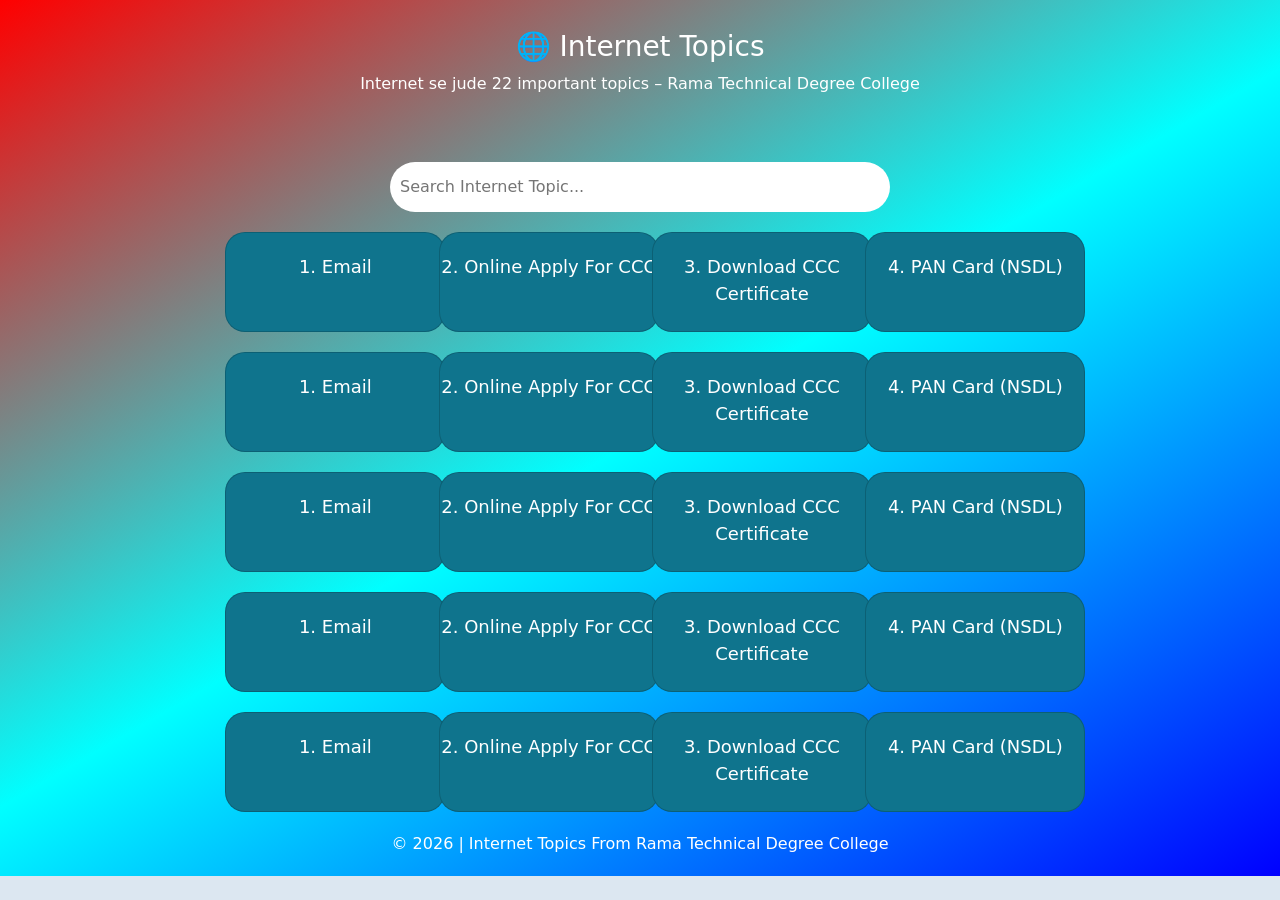
<file: weblink.html>
<!doctype html>
<html lang="en">
  <head>
    <!-- Required meta tags -->
    <meta charset="utf-8">
    <meta name="viewport" content="width=device-width, initial-scale=1">

    <!-- Bootstrap CSS -->
    <link href="https://cdn.jsdelivr.net/npm/bootstrap@5.0.2/dist/css/bootstrap.min.css" rel="stylesheet" integrity="sha384-EVSTQN3/azprG1Anm3QDgpJLIm9Nao0Yz1ztcQTwFspd3yD65VohhpuuCOmLASjC" crossorigin="anonymous">
    
    <title>Rama Computer</title>
    <link rel="stylesheet" href="style.css">
  </head>
  <body>
  

    <!-- Optional JavaScript; choose one of the two! -->

    <!-- Option 1: Bootstrap Bundle with Popper -->
    <script src="https://cdn.jsdelivr.net/npm/bootstrap@5.0.2/dist/js/bootstrap.bundle.min.js" integrity="sha384-MrcW6ZMFYlzcLA8Nl+NtUVF0sA7MsXsP1UyJoMp4YLEuNSfAP+JcXn/tWtIaxVXM" crossorigin="anonymous"></script>

  <div class="container-fluid" style="background: linear-gradient(150deg, red,aqua,blue);">
    <div class="row">
        <div class="col">
<h3 style="color: white; text-align: center; margin-top: 30px;">🌐 Internet Topics</h3>
<p style="color: white; text-align: center;">
    Internet se jude 22 important topics – Rama Technical Degree College
</p>
        </div>
    </div>
    <div class="row">
        <div class="col" align="center">
            <input type="search" class="search" placeholder="Search Internet Topic...">
        </div>
    </div>



<div class="row">
    <div class="col-2"></div>
    <div class="col-2">
        <div class="card"><a href="">1. Email</a></div>
    </div>
    <div class="col-2">
        <div class="card"><a href="">2. Online Apply For CCC</a></div>

    </div>
    <div class="col-2">
<div class="card"><a href="">3. Download CCC Certificate</a></div>
    </div>
    <div class="col-2">
<div class="card"><a href="">4. PAN Card (NSDL)</a></div>
    </div>
    <div class="col-2"></div>
</div>
<div class="row">
    <div class="col-2"></div>
    <div class="col-2">
        <div class="card"><a href="">1. Email</a></div>
    </div>
    <div class="col-2">
        <div class="card"><a href="">2. Online Apply For CCC</a></div>

    </div>
    <div class="col-2">
<div class="card"><a href="">3. Download CCC Certificate</a></div>
    </div>
    <div class="col-2">
<div class="card"><a href="">4. PAN Card (NSDL)</a></div>
    </div>
    <div class="col-2"></div>
</div>
<div class="row">
    <div class="col-2"></div>
    <div class="col-2">
        <div class="card"><a href="">1. Email</a></div>
    </div>
    <div class="col-2">
        <div class="card"><a href="">2. Online Apply For CCC</a></div>

    </div>
    <div class="col-2">
<div class="card"><a href="">3. Download CCC Certificate</a></div>
    </div>
    <div class="col-2">
<div class="card"><a href="">4. PAN Card (NSDL)</a></div>
    </div>
    <div class="col-2"></div>
</div>
<div class="row">
    <div class="col-2"></div>
    <div class="col-2">
        <div class="card"><a href="">1. Email</a></div>
    </div>
    <div class="col-2">
        <div class="card"><a href="">2. Online Apply For CCC</a></div>

    </div>
    <div class="col-2">
<div class="card"><a href="">3. Download CCC Certificate</a></div>
    </div>
    <div class="col-2">
<div class="card"><a href="">4. PAN Card (NSDL)</a></div>
    </div>
    <div class="col-2"></div>
</div>
<div class="row">
    <div class="col-2"></div>
    <div class="col-2">
        <div class="card"><a href="">1. Email</a></div>
    </div>
    <div class="col-2">
        <div class="card"><a href="">2. Online Apply For CCC</a></div>

    </div>
    <div class="col-2">
<div class="card"><a href="">3. Download CCC Certificate</a></div>
    </div>
    <div class="col-2">
<div class="card"><a href="">4. PAN Card (NSDL)</a></div>
    </div>
    <div class="col-2"></div>
</div>
<div class="row">
    <div class="col" style="color: white; text-align: center; margin: 20px;">
        © 2026 | Internet Topics From Rama Technical Degree College
    </div>
</div>


  </div>

  </body>
</html>
</file>
<file: style.css>
#firstrow{
    background-color: rgb(6, 6, 171);
    height: 50px;
    color: white;
    padding-top: 10px;
}
#col4{
    text-decoration: none;
    color: white;
}
body{
    background-color: rgb(220, 231, 241);
}
.btn{
    border: none;
    background: linear-gradient(45deg,aqua green);
    color: white;

}
#img{
    width: 200px;
    margin-top: 30px;
    margin-left: 20px;
}
#bt{
    border: none;
    background-color: coral;
    color: white;
    width: 200px;
    height: 50px;
    border-radius: 5px;

}
#four{
    height: 40px;
    background-color: blue;
    color: white;
}
#as{
    color: white;
    text-decoration: none;
    margin-left: 12px;
    font-size: 15px;
}
#as:hover{
    color: gold;
}
#st{
    background-color: blue;
    color: white;
    border: none;
}
.box{
    display: flex;
    gap: 30px;
}
.aa{
width: 160px;
height: 140px;
background-color: white;
border-radius: 10px;
border: 1px none rgb(244, 206, 206);
padding-top: 35px;
text-align: center;
box-shadow: 3px 3px 10px rgb(214, 211, 211);
cursor: pointer;
}
.sps{
    color: coral;
    font-size: 30px;
    font-weight: bold;
}
.exp{
    width: 180px;
    height: 50px;
    background-color: chocolate;
    color: white;
    border: none;
    border-radius: 10px;
}
.exp:hover{
    background-color: rgb(155, 70, 9);
}
.im{
    width: 150px;
    height: 200;
}
.imm{
    width: 180px;
    height: 220px;
}
.imm:hover{
    transform: scale(1.2);
    transition: 1s;
}
.im:hover{
    transform: scale(1.2);
    transition: 2s;

}
.boxx{
    background-color: white;
    width: 300px;
    height: 250px;
    padding: 25px;
    border-radius: 10px;
}
.boxx:hover{
    background-color: coral;
    color: white;
}
.h3{
    background-color: orange;
    color: white;
    padding: 15px;
    margin: 20px 70px; 
    width: 300px;
    font-size: 15px;
    border-radius: 5px;
}
.ed{
    background-color: orange;
    color: white;
    padding: 5px;
    margin: 0px 70px;
    width: 300px;
    border-radius: 5px;
}
.sts{
    width: 450px;
    height: 170px;
    background-color: white;
    padding: 10px;
    margin-bottom: 20px;
    border-radius: 10px;
}
#ic:hover{
    color: coral;
}
#ic{
    margin-left: 20px;
    margin-top: 20px;
    color: white;
}
.com{
    text-decoration: none;
    font-size: 12px;
    color: white;
}
.com:hover{
    color: coral;
}
.ck{
    text-decoration: none;
    color: white;
    margin-left: 10px;
    
}
.ck:hover{
    color: orangered;
}
.arrow{
    background-color: orangered;
    color: white;
    margin-left: 20px;
    height: 40px;
    width: 30px;
    border: none;
    border-radius: 10px;
}
.course{
    background-color: white;
    border-radius: 10px;
    margin-top: 10px;
    height: 350px;
    margin-bottom: 20px;

}
.course:hover{
    transform: scale(1.1);
    transition: 0.5s; 
}
.vision{
  width: 700px;
  height: 350px;
  background-color: rgb(238, 227, 227,40%);
  margin-top: 30px;
  margin-left: 250px;
  border-radius: 20px;
  padding: 20px;
  color: black;
    
}
.learn{
    border: none;
    width: 130px;
    height: 50px;
    border-radius: 20px;
    background: linear-gradient(45deg rgb(90, 175, 175),rgb(38, 155, 38))
    transition :0.3s ease;

}
.learn:hover{
    transform: scale(1.1);
    box-shadow: 1px,1px,20px rgb(110, 170, 170) rgb(20, 116, 20)pink;
}
.mission{
    background-color: rgb(36, 34, 34);
    color: white;
    width: 900px;
    padding: 40px;
    border-radius: 20px;
    margin-bottom: 30px;
}
.in{
    background-color: rgb(44, 43, 43);
    color: white;
    width: 200px;
    padding: 10px;
    border-radius: 20px;
    margin-bottom: 50px;
    transition: 0.5s ease;
    font-size: 14px;
}
.in:hover{
    box-shadow:0px ,0px,20px rgb(2, 148, 148);
    transform: scale(1.1);
}
.teacher{
    background-color: white;
    width: 210px;
    text-align: center;
    padding-top: 30px;
    margin-top: 40px;
    height: 400px;
    border-radius: 20px;
    margin-left: 20px;
    transition: 0.5s ease;
}
.teacher:hover{

    transform: scale(1.1);
}
.search{
    width: 500px;
    height: 50px;
    padding: 10px;
    border-radius: 50px;
    margin-top: 50px;
    border: none;
}
.card{
    width: 220px;
    height: 100px;
    margin-top: 20px;
    text-align: center;
    padding-top: 20px;
    background-color: rgb(15, 116, 141);
    border-radius: 20px;
    box-shadow: 0 10px 25px rgba(0, 0, 0, 20px);
    transition: 4s;

}
.card a{
    text-decoration: none;
    font-size: 18px;
    color: white;
}
.card:hover a{
    color: black;
}
.card:hover{
    background-color: white;
    transform: translateY(-5px)scale(1.03)
}
</file>
